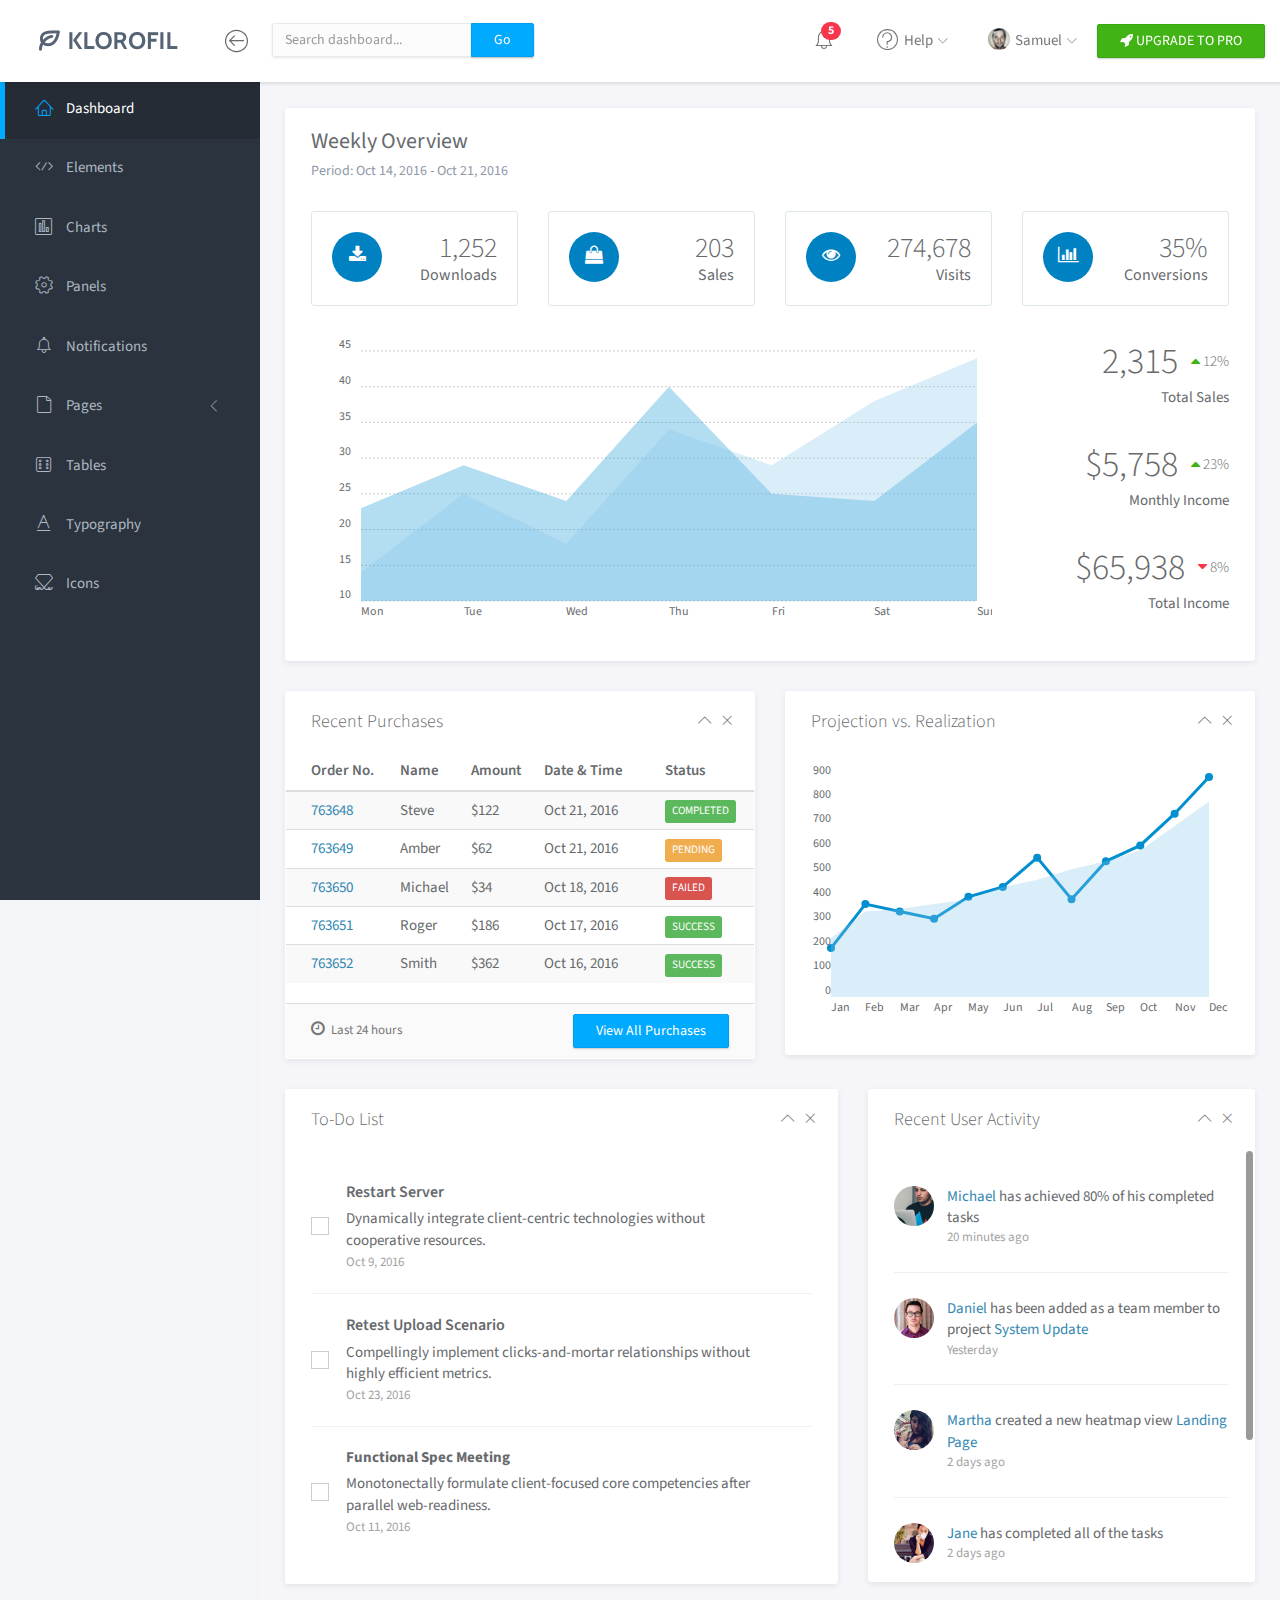
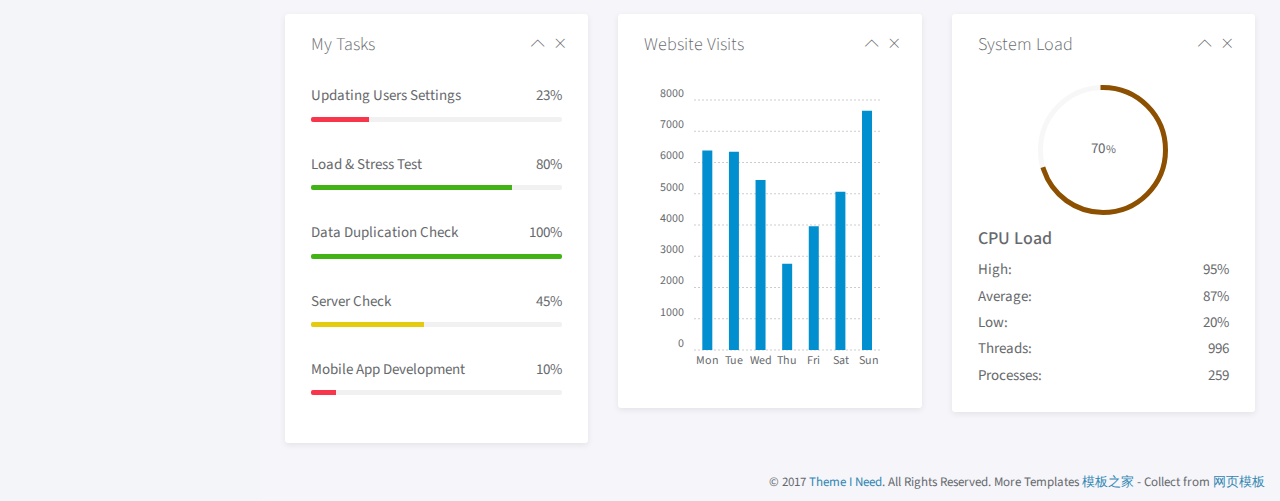
<file: src/main/web/index.html>
<!doctype html>
<html lang="en">

<head>
	<title>Dashboard | Klorofil - Free Bootstrap Dashboard Template</title>
	<meta charset="utf-8">
	<meta http-equiv="X-UA-Compatible" content="IE=edge,chrome=1">
	<meta name="viewport" content="width=device-width, initial-scale=1.0, maximum-scale=1.0, user-scalable=0">
	<!-- VENDOR CSS -->
	<link rel="stylesheet" href="assets/vendor/bootstrap/css/bootstrap.min.css">
	<link rel="stylesheet" href="assets/vendor/font-awesome/css/font-awesome.min.css">
	<link rel="stylesheet" href="assets/vendor/linearicons/style.css">
	<link rel="stylesheet" href="assets/vendor/chartist/css/chartist-custom.css">
	<!-- MAIN CSS -->
	<link rel="stylesheet" href="assets/css/main.css">
	<!-- FOR DEMO PURPOSES ONLY. You should remove this in your project -->
	<link rel="stylesheet" href="assets/css/demo.css">
	<!-- GOOGLE FONTS -->
	<link href="https://fonts.googleapis.com/css?family=Source+Sans+Pro:300,400,600,700" rel="stylesheet">
	<!-- ICONS -->
	<link rel="apple-touch-icon" sizes="76x76" href="assets/img/apple-icon.png">
	<link rel="icon" type="image/png" sizes="96x96" href="assets/img/favicon.png">
</head>

<body>
	<!-- WRAPPER -->
	<div id="wrapper">
		<!-- NAVBAR -->
		<nav class="navbar navbar-default navbar-fixed-top">
			<div class="brand">
				<a href="index.html"><img src="assets/img/logo-dark.png" alt="Klorofil Logo" class="img-responsive logo"></a>
			</div>
			<div class="container-fluid">
				<div class="navbar-btn">
					<button type="button" class="btn-toggle-fullwidth"><i class="lnr lnr-arrow-left-circle"></i></button>
				</div>
				<form class="navbar-form navbar-left">
					<div class="input-group">
						<input type="text" value="" class="form-control" placeholder="Search dashboard...">
						<span class="input-group-btn"><button type="button" class="btn btn-primary">Go</button></span>
					</div>
				</form>
				<div class="navbar-btn navbar-btn-right">
					<a class="btn btn-success update-pro" href="#downloads/klorofil-pro-bootstrap-admin-dashboard-template/?utm_source=klorofil&utm_medium=template&utm_campaign=KlorofilPro" title="Upgrade to Pro" target="_blank"><i class="fa fa-rocket"></i> <span>UPGRADE TO PRO</span></a>
				</div>
				<div id="navbar-menu">
					<ul class="nav navbar-nav navbar-right">
						<li class="dropdown">
							<a href="#" class="dropdown-toggle icon-menu" data-toggle="dropdown">
								<i class="lnr lnr-alarm"></i>
								<span class="badge bg-danger">5</span>
							</a>
							<ul class="dropdown-menu notifications">
								<li><a href="#" class="notification-item"><span class="dot bg-warning"></span>System space is almost full</a></li>
								<li><a href="#" class="notification-item"><span class="dot bg-danger"></span>You have 9 unfinished tasks</a></li>
								<li><a href="#" class="notification-item"><span class="dot bg-success"></span>Monthly report is available</a></li>
								<li><a href="#" class="notification-item"><span class="dot bg-warning"></span>Weekly meeting in 1 hour</a></li>
								<li><a href="#" class="notification-item"><span class="dot bg-success"></span>Your request has been approved</a></li>
								<li><a href="#" class="more">See all notifications</a></li>
							</ul>
						</li>
						<li class="dropdown">
							<a href="#" class="dropdown-toggle" data-toggle="dropdown"><i class="lnr lnr-question-circle"></i> <span>Help</span> <i class="icon-submenu lnr lnr-chevron-down"></i></a>
							<ul class="dropdown-menu">
								<li><a href="#">Basic Use</a></li>
								<li><a href="#">Working With Data</a></li>
								<li><a href="#">Security</a></li>
								<li><a href="#">Troubleshooting</a></li>
							</ul>
						</li>
						<li class="dropdown">
							<a href="#" class="dropdown-toggle" data-toggle="dropdown"><img src="assets/img/user.png" class="img-circle" alt="Avatar"> <span>Samuel</span> <i class="icon-submenu lnr lnr-chevron-down"></i></a>
							<ul class="dropdown-menu">
								<li><a href="#"><i class="lnr lnr-user"></i> <span>My Profile</span></a></li>
								<li><a href="#"><i class="lnr lnr-envelope"></i> <span>Message</span></a></li>
								<li><a href="#"><i class="lnr lnr-cog"></i> <span>Settings</span></a></li>
								<li><a href="#"><i class="lnr lnr-exit"></i> <span>Logout</span></a></li>
							</ul>
						</li>
						<!-- <li>
							<a class="update-pro" href="#downloads/klorofil-pro-bootstrap-admin-dashboard-template/?utm_source=klorofil&utm_medium=template&utm_campaign=KlorofilPro" title="Upgrade to Pro" target="_blank"><i class="fa fa-rocket"></i> <span>UPGRADE TO PRO</span></a>
						</li> -->
					</ul>
				</div>
			</div>
		</nav>
		<!-- END NAVBAR -->
		<!-- LEFT SIDEBAR -->
		<div id="sidebar-nav" class="sidebar">
			<div class="sidebar-scroll">
				<nav>
					<ul class="nav">
						<li><a href="index.html" class="active"><i class="lnr lnr-home"></i> <span>Dashboard</span></a></li>
						<li><a href="elements.html" class=""><i class="lnr lnr-code"></i> <span>Elements</span></a></li>
						<li><a href="charts.html" class=""><i class="lnr lnr-chart-bars"></i> <span>Charts</span></a></li>
						<li><a href="panels.html" class=""><i class="lnr lnr-cog"></i> <span>Panels</span></a></li>
						<li><a href="notifications.html" class=""><i class="lnr lnr-alarm"></i> <span>Notifications</span></a></li>
						<li>
							<a href="#subPages" data-toggle="collapse" class="collapsed"><i class="lnr lnr-file-empty"></i> <span>Pages</span> <i class="icon-submenu lnr lnr-chevron-left"></i></a>
							<div id="subPages" class="collapse ">
								<ul class="nav">
									<li><a href="page-profile.html" class="">Profile</a></li>
									<li><a href="page-login.html" class="">Login</a></li>
									<li><a href="page-lockscreen.html" class="">Lockscreen</a></li>
								</ul>
							</div>
						</li>
						<li><a href="tables.html" class=""><i class="lnr lnr-dice"></i> <span>Tables</span></a></li>
						<li><a href="typography.html" class=""><i class="lnr lnr-text-format"></i> <span>Typography</span></a></li>
						<li><a href="icons.html" class=""><i class="lnr lnr-linearicons"></i> <span>Icons</span></a></li>
					</ul>
				</nav>
			</div>
		</div>
		<!-- END LEFT SIDEBAR -->
		<!-- MAIN -->
		<div class="main">
			<!-- MAIN CONTENT -->
			<div class="main-content">
				<div class="container-fluid">
					<!-- OVERVIEW -->
					<div class="panel panel-headline">
						<div class="panel-heading">
							<h3 class="panel-title">Weekly Overview</h3>
							<p class="panel-subtitle">Period: Oct 14, 2016 - Oct 21, 2016</p>
						</div>
						<div class="panel-body">
							<div class="row">
								<div class="col-md-3">
									<div class="metric">
										<span class="icon"><i class="fa fa-download"></i></span>
										<p>
											<span class="number">1,252</span>
											<span class="title">Downloads</span>
										</p>
									</div>
								</div>
								<div class="col-md-3">
									<div class="metric">
										<span class="icon"><i class="fa fa-shopping-bag"></i></span>
										<p>
											<span class="number">203</span>
											<span class="title">Sales</span>
										</p>
									</div>
								</div>
								<div class="col-md-3">
									<div class="metric">
										<span class="icon"><i class="fa fa-eye"></i></span>
										<p>
											<span class="number">274,678</span>
											<span class="title">Visits</span>
										</p>
									</div>
								</div>
								<div class="col-md-3">
									<div class="metric">
										<span class="icon"><i class="fa fa-bar-chart"></i></span>
										<p>
											<span class="number">35%</span>
											<span class="title">Conversions</span>
										</p>
									</div>
								</div>
							</div>
							<div class="row">
								<div class="col-md-9">
									<div id="headline-chart" class="ct-chart"></div>
								</div>
								<div class="col-md-3">
									<div class="weekly-summary text-right">
										<span class="number">2,315</span> <span class="percentage"><i class="fa fa-caret-up text-success"></i> 12%</span>
										<span class="info-label">Total Sales</span>
									</div>
									<div class="weekly-summary text-right">
										<span class="number">$5,758</span> <span class="percentage"><i class="fa fa-caret-up text-success"></i> 23%</span>
										<span class="info-label">Monthly Income</span>
									</div>
									<div class="weekly-summary text-right">
										<span class="number">$65,938</span> <span class="percentage"><i class="fa fa-caret-down text-danger"></i> 8%</span>
										<span class="info-label">Total Income</span>
									</div>
								</div>
							</div>
						</div>
					</div>
					<!-- END OVERVIEW -->
                    <div class="copyrights">Collect from <a href="http://www.cssmoban.com/" >企业网站模板</a></div>
					<div class="row">
						<div class="col-md-6">
							<!-- RECENT PURCHASES -->
							<div class="panel">
								<div class="panel-heading">
									<h3 class="panel-title">Recent Purchases</h3>
									<div class="right">
										<button type="button" class="btn-toggle-collapse"><i class="lnr lnr-chevron-up"></i></button>
										<button type="button" class="btn-remove"><i class="lnr lnr-cross"></i></button>
									</div>
								</div>
								<div class="panel-body no-padding">
									<table class="table table-striped">
										<thead>
											<tr>
												<th>Order No.</th>
												<th>Name</th>
												<th>Amount</th>
												<th>Date &amp; Time</th>
												<th>Status</th>
											</tr>
										</thead>
										<tbody>
											<tr>
												<td><a href="#">763648</a></td>
												<td>Steve</td>
												<td>$122</td>
												<td>Oct 21, 2016</td>
												<td><span class="label label-success">COMPLETED</span></td>
											</tr>
											<tr>
												<td><a href="#">763649</a></td>
												<td>Amber</td>
												<td>$62</td>
												<td>Oct 21, 2016</td>
												<td><span class="label label-warning">PENDING</span></td>
											</tr>
											<tr>
												<td><a href="#">763650</a></td>
												<td>Michael</td>
												<td>$34</td>
												<td>Oct 18, 2016</td>
												<td><span class="label label-danger">FAILED</span></td>
											</tr>
											<tr>
												<td><a href="#">763651</a></td>
												<td>Roger</td>
												<td>$186</td>
												<td>Oct 17, 2016</td>
												<td><span class="label label-success">SUCCESS</span></td>
											</tr>
											<tr>
												<td><a href="#">763652</a></td>
												<td>Smith</td>
												<td>$362</td>
												<td>Oct 16, 2016</td>
												<td><span class="label label-success">SUCCESS</span></td>
											</tr>
										</tbody>
									</table>
								</div>
								<div class="panel-footer">
									<div class="row">
										<div class="col-md-6"><span class="panel-note"><i class="fa fa-clock-o"></i> Last 24 hours</span></div>
										<div class="col-md-6 text-right"><a href="#" class="btn btn-primary">View All Purchases</a></div>
									</div>
								</div>
							</div>
							<!-- END RECENT PURCHASES -->
						</div>
						<div class="col-md-6">
							<!-- MULTI CHARTS -->
							<div class="panel">
								<div class="panel-heading">
									<h3 class="panel-title">Projection vs. Realization</h3>
									<div class="right">
										<button type="button" class="btn-toggle-collapse"><i class="lnr lnr-chevron-up"></i></button>
										<button type="button" class="btn-remove"><i class="lnr lnr-cross"></i></button>
									</div>
								</div>
								<div class="panel-body">
									<div id="visits-trends-chart" class="ct-chart"></div>
								</div>
							</div>
							<!-- END MULTI CHARTS -->
						</div>
					</div>
					<div class="row">
						<div class="col-md-7">
							<!-- TODO LIST -->
							<div class="panel">
								<div class="panel-heading">
									<h3 class="panel-title">To-Do List</h3>
									<div class="right">
										<button type="button" class="btn-toggle-collapse"><i class="lnr lnr-chevron-up"></i></button>
										<button type="button" class="btn-remove"><i class="lnr lnr-cross"></i></button>
									</div>
								</div>
								<div class="panel-body">
									<ul class="list-unstyled todo-list">
										<li>
											<label class="control-inline fancy-checkbox">
												<input type="checkbox"><span></span>
											</label>
											<p>
												<span class="title">Restart Server</span>
												<span class="short-description">Dynamically integrate client-centric technologies without cooperative resources.</span>
												<span class="date">Oct 9, 2016</span>
											</p>
											<div class="controls">
												<a href="#"><i class="icon-software icon-software-pencil"></i></a> <a href="#"><i class="icon-arrows icon-arrows-circle-remove"></i></a>
											</div>
										</li>
										<li>
											<label class="control-inline fancy-checkbox">
												<input type="checkbox"><span></span>
											</label>
											<p>
												<span class="title">Retest Upload Scenario</span>
												<span class="short-description">Compellingly implement clicks-and-mortar relationships without highly efficient metrics.</span>
												<span class="date">Oct 23, 2016</span>
											</p>
											<div class="controls">
												<a href="#"><i class="icon-software icon-software-pencil"></i></a> <a href="#"><i class="icon-arrows icon-arrows-circle-remove"></i></a>
											</div>
										</li>
										<li>
											<label class="control-inline fancy-checkbox">
												<input type="checkbox"><span></span>
											</label>
											<p>
												<strong>Functional Spec Meeting</strong>
												<span class="short-description">Monotonectally formulate client-focused core competencies after parallel web-readiness.</span>
												<span class="date">Oct 11, 2016</span>
											</p>
											<div class="controls">
												<a href="#"><i class="icon-software icon-software-pencil"></i></a> <a href="#"><i class="icon-arrows icon-arrows-circle-remove"></i></a>
											</div>
										</li>
									</ul>
								</div>
							</div>
							<!-- END TODO LIST -->
						</div>
						<div class="col-md-5">
							<!-- TIMELINE -->
							<div class="panel panel-scrolling">
								<div class="panel-heading">
									<h3 class="panel-title">Recent User Activity</h3>
									<div class="right">
										<button type="button" class="btn-toggle-collapse"><i class="lnr lnr-chevron-up"></i></button>
										<button type="button" class="btn-remove"><i class="lnr lnr-cross"></i></button>
									</div>
								</div>
								<div class="panel-body">
									<ul class="list-unstyled activity-list">
										<li>
											<img src="assets/img/user1.png" alt="Avatar" class="img-circle pull-left avatar">
											<p><a href="#">Michael</a> has achieved 80% of his completed tasks <span class="timestamp">20 minutes ago</span></p>
										</li>
										<li>
											<img src="assets/img/user2.png" alt="Avatar" class="img-circle pull-left avatar">
											<p><a href="#">Daniel</a> has been added as a team member to project <a href="#">System Update</a> <span class="timestamp">Yesterday</span></p>
										</li>
										<li>
											<img src="assets/img/user3.png" alt="Avatar" class="img-circle pull-left avatar">
											<p><a href="#">Martha</a> created a new heatmap view <a href="#">Landing Page</a> <span class="timestamp">2 days ago</span></p>
										</li>
										<li>
											<img src="assets/img/user4.png" alt="Avatar" class="img-circle pull-left avatar">
											<p><a href="#">Jane</a> has completed all of the tasks <span class="timestamp">2 days ago</span></p>
										</li>
										<li>
											<img src="assets/img/user5.png" alt="Avatar" class="img-circle pull-left avatar">
											<p><a href="#">Jason</a> started a discussion about <a href="#">Weekly Meeting</a> <span class="timestamp">3 days ago</span></p>
										</li>
									</ul>
									<button type="button" class="btn btn-primary btn-bottom center-block">Load More</button>
								</div>
							</div>
							<!-- END TIMELINE -->
						</div>
					</div>
					<div class="row">
						<div class="col-md-4">
							<!-- TASKS -->
							<div class="panel">
								<div class="panel-heading">
									<h3 class="panel-title">My Tasks</h3>
									<div class="right">
										<button type="button" class="btn-toggle-collapse"><i class="lnr lnr-chevron-up"></i></button>
										<button type="button" class="btn-remove"><i class="lnr lnr-cross"></i></button>
									</div>
								</div>
								<div class="panel-body">
									<ul class="list-unstyled task-list">
										<li>
											<p>Updating Users Settings <span class="label-percent">23%</span></p>
											<div class="progress progress-xs">
												<div class="progress-bar progress-bar-danger" role="progressbar" aria-valuenow="23" aria-valuemin="0" aria-valuemax="100" style="width:23%">
													<span class="sr-only">23% Complete</span>
												</div>
											</div>
										</li>
										<li>
											<p>Load &amp; Stress Test <span class="label-percent">80%</span></p>
											<div class="progress progress-xs">
												<div class="progress-bar progress-bar-success" role="progressbar" aria-valuenow="80" aria-valuemin="0" aria-valuemax="100" style="width: 80%">
													<span class="sr-only">80% Complete</span>
												</div>
											</div>
										</li>
										<li>
											<p>Data Duplication Check <span class="label-percent">100%</span></p>
											<div class="progress progress-xs">
												<div class="progress-bar progress-bar-success" role="progressbar" aria-valuenow="100" aria-valuemin="0" aria-valuemax="100" style="width: 100%">
													<span class="sr-only">Success</span>
												</div>
											</div>
										</li>
										<li>
											<p>Server Check <span class="label-percent">45%</span></p>
											<div class="progress progress-xs">
												<div class="progress-bar progress-bar-warning" role="progressbar" aria-valuenow="45" aria-valuemin="0" aria-valuemax="100" style="width: 45%">
													<span class="sr-only">45% Complete</span>
												</div>
											</div>
										</li>
										<li>
											<p>Mobile App Development <span class="label-percent">10%</span></p>
											<div class="progress progress-xs">
												<div class="progress-bar progress-bar-danger" role="progressbar" aria-valuenow="10" aria-valuemin="0" aria-valuemax="100" style="width: 10%">
													<span class="sr-only">10% Complete</span>
												</div>
											</div>
										</li>
									</ul>
								</div>
							</div>
							<!-- END TASKS -->
						</div>
						<div class="col-md-4">
							<!-- VISIT CHART -->
							<div class="panel">
								<div class="panel-heading">
									<h3 class="panel-title">Website Visits</h3>
									<div class="right">
										<button type="button" class="btn-toggle-collapse"><i class="lnr lnr-chevron-up"></i></button>
										<button type="button" class="btn-remove"><i class="lnr lnr-cross"></i></button>
									</div>
								</div>
								<div class="panel-body">
									<div id="visits-chart" class="ct-chart"></div>
								</div>
							</div>
							<!-- END VISIT CHART -->
						</div>
						<div class="col-md-4">
							<!-- REALTIME CHART -->
							<div class="panel">
								<div class="panel-heading">
									<h3 class="panel-title">System Load</h3>
									<div class="right">
										<button type="button" class="btn-toggle-collapse"><i class="lnr lnr-chevron-up"></i></button>
										<button type="button" class="btn-remove"><i class="lnr lnr-cross"></i></button>
									</div>
								</div>
								<div class="panel-body">
									<div id="system-load" class="easy-pie-chart" data-percent="70">
										<span class="percent">70</span>
									</div>
									<h4>CPU Load</h4>
									<ul class="list-unstyled list-justify">
										<li>High: <span>95%</span></li>
										<li>Average: <span>87%</span></li>
										<li>Low: <span>20%</span></li>
										<li>Threads: <span>996</span></li>
										<li>Processes: <span>259</span></li>
									</ul>
								</div>
							</div>
							<!-- END REALTIME CHART -->
						</div>
					</div>
				</div>
			</div>
			<!-- END MAIN CONTENT -->
		</div>
		<!-- END MAIN -->
		<div class="clearfix"></div>
		<footer>
			<div class="container-fluid">
				<p class="copyright">&copy; 2017 <a href="#" target="_blank">Theme I Need</a>. All Rights Reserved. More Templates <a href="http://www.cssmoban.com/" target="_blank" title="模板之家">模板之家</a> - Collect from <a href="http://www.cssmoban.com/" title="网页模板" target="_blank">网页模板</a></p>
			</div>
		</footer>
	</div>
	<!-- END WRAPPER -->
	<!-- Javascript -->
	<script src="assets/vendor/jquery/jquery.min.js"></script>
	<script src="assets/vendor/bootstrap/js/bootstrap.min.js"></script>
	<script src="assets/vendor/jquery-slimscroll/jquery.slimscroll.min.js"></script>
	<script src="assets/vendor/jquery.easy-pie-chart/jquery.easypiechart.min.js"></script>
	<script src="assets/vendor/chartist/js/chartist.min.js"></script>
	<script src="assets/scripts/klorofil-common.js"></script>
	<script>
	$(function() {
		var data, options;

		// headline charts
		data = {
			labels: ['Mon', 'Tue', 'Wed', 'Thu', 'Fri', 'Sat', 'Sun'],
			series: [
				[23, 29, 24, 40, 25, 24, 35],
				[14, 25, 18, 34, 29, 38, 44],
			]
		};

		options = {
			height: 300,
			showArea: true,
			showLine: false,
			showPoint: false,
			fullWidth: true,
			axisX: {
				showGrid: false
			},
			lineSmooth: false,
		};

		new Chartist.Line('#headline-chart', data, options);


		// visits trend charts
		data = {
			labels: ['Jan', 'Feb', 'Mar', 'Apr', 'May', 'Jun', 'Jul', 'Aug', 'Sep', 'Oct', 'Nov', 'Dec'],
			series: [{
				name: 'series-real',
				data: [200, 380, 350, 320, 410, 450, 570, 400, 555, 620, 750, 900],
			}, {
				name: 'series-projection',
				data: [240, 350, 360, 380, 400, 450, 480, 523, 555, 600, 700, 800],
			}]
		};

		options = {
			fullWidth: true,
			lineSmooth: false,
			height: "270px",
			low: 0,
			high: 'auto',
			series: {
				'series-projection': {
					showArea: true,
					showPoint: false,
					showLine: false
				},
			},
			axisX: {
				showGrid: false,

			},
			axisY: {
				showGrid: false,
				onlyInteger: true,
				offset: 0,
			},
			chartPadding: {
				left: 20,
				right: 20
			}
		};

		new Chartist.Line('#visits-trends-chart', data, options);


		// visits chart
		data = {
			labels: ['Mon', 'Tue', 'Wed', 'Thu', 'Fri', 'Sat', 'Sun'],
			series: [
				[6384, 6342, 5437, 2764, 3958, 5068, 7654]
			]
		};

		options = {
			height: 300,
			axisX: {
				showGrid: false
			},
		};

		new Chartist.Bar('#visits-chart', data, options);


		// real-time pie chart
		var sysLoad = $('#system-load').easyPieChart({
			size: 130,
			barColor: function(percent) {
				return "rgb(" + Math.round(200 * percent / 100) + ", " + Math.round(200 * (1.1 - percent / 100)) + ", 0)";
			},
			trackColor: 'rgba(245, 245, 245, 0.8)',
			scaleColor: false,
			lineWidth: 5,
			lineCap: "square",
			animate: 800
		});

		var updateInterval = 3000; // in milliseconds

		setInterval(function() {
			var randomVal;
			randomVal = getRandomInt(0, 100);

			sysLoad.data('easyPieChart').update(randomVal);
			sysLoad.find('.percent').text(randomVal);
		}, updateInterval);

		function getRandomInt(min, max) {
			return Math.floor(Math.random() * (max - min + 1)) + min;
		}

	});
	</script>
</body>

</html>
</file>
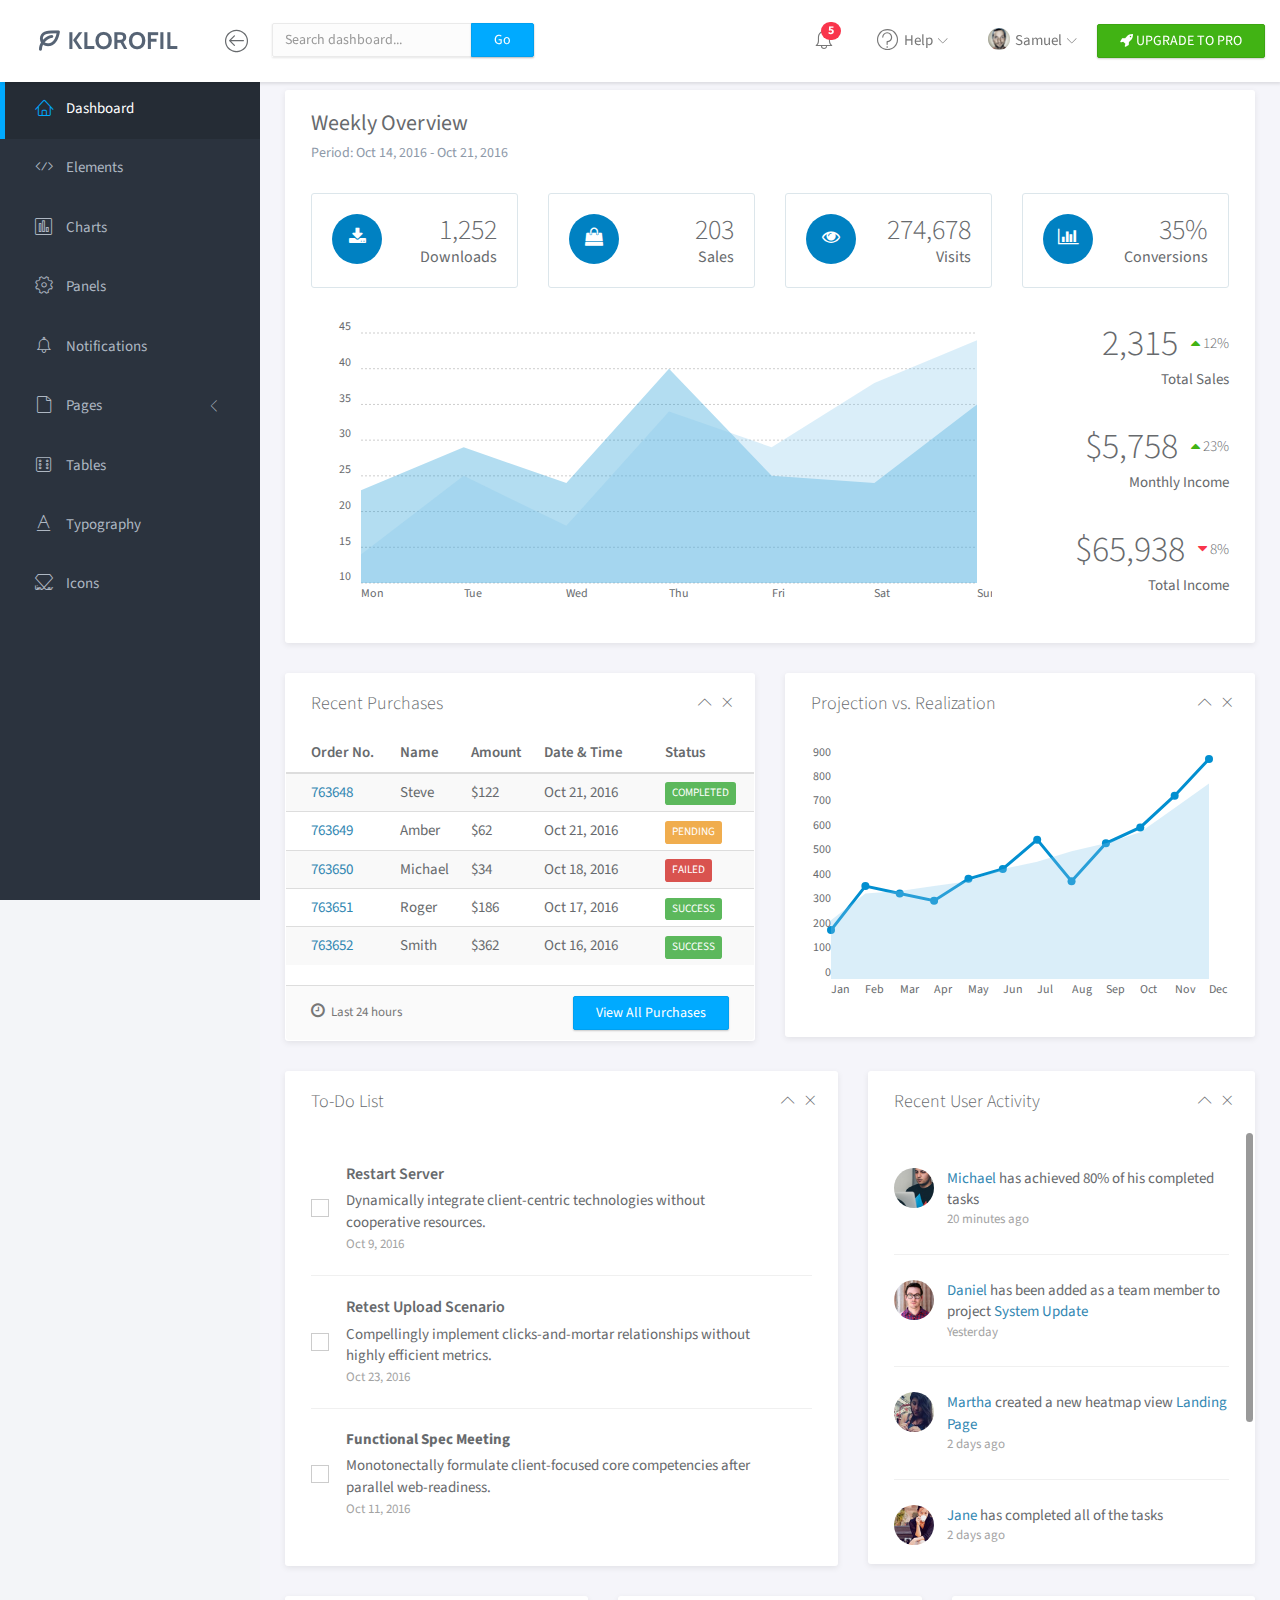
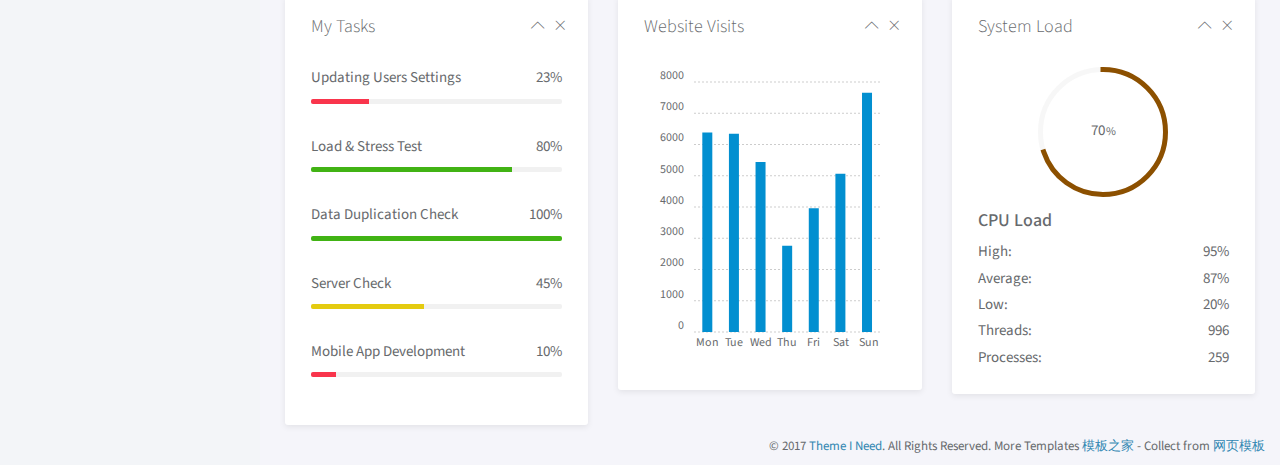
<file: src/main/webapp/demo/index.html>
<!doctype html>
<html lang="en">

<head>
	<title>Dashboard | Klorofil - Free Bootstrap Dashboard Template</title>
	<meta charset="utf-8">
	<meta http-equiv="X-UA-Compatible" content="IE=edge,chrome=1">
	<meta name="viewport" content="width=device-width, initial-scale=1.0, maximum-scale=1.0, user-scalable=0">
	<!-- VENDOR CSS -->
	<link rel="stylesheet" href="../assets/vendor/bootstrap/css/bootstrap.min.css">
	<link rel="stylesheet" href="../assets/vendor/font-awesome/css/font-awesome.min.css">
	<link rel="stylesheet" href="../assets/vendor/linearicons/style.css">
	<link rel="stylesheet" href="../assets/vendor/chartist/css/chartist-custom.css">
	<!-- MAIN CSS -->
	<link rel="stylesheet" href="../assets/css/main.css">
	<!-- FOR DEMO PURPOSES ONLY. You should remove this in your project -->
	<link rel="stylesheet" href="../assets/css/demo.css">
	<!-- GOOGLE FONTS -->
	<link href="https://fonts.googleapis.com/css?family=Source+Sans+Pro:300,400,600,700" rel="stylesheet">
	<!-- ICONS -->
	<link rel="apple-touch-icon" sizes="76x76" href="../assets/img/apple-icon.png">
	<link rel="icon" type="image/png" sizes="96x96" href="../assets/img/favicon.png">
</head>

<body>
	<!-- WRAPPER -->
	<div id="wrapper">
		<!-- NAVBAR -->
		<nav class="navbar navbar-default navbar-fixed-top">
			<div class="brand">
				<a href="index.html"><img src="../assets/img/logo-dark.png" alt="Klorofil Logo" class="img-responsive logo"></a>
			</div>
			<div class="container-fluid">
				<div class="navbar-btn">
					<button type="button" class="btn-toggle-fullwidth"><i class="lnr lnr-arrow-left-circle"></i></button>
				</div>
				<form class="navbar-form navbar-left">
					<div class="input-group">
						<input type="text" value="" class="form-control" placeholder="Search dashboard...">
						<span class="input-group-btn"><button type="button" class="btn btn-primary">Go</button></span>
					</div>
				</form>
				<div class="navbar-btn navbar-btn-right">
					<a class="btn btn-success update-pro" href="#downloads/klorofil-pro-bootstrap-admin-dashboard-template/?utm_source=klorofil&utm_medium=template&utm_campaign=KlorofilPro" title="Upgrade to Pro" target="_blank"><i class="fa fa-rocket"></i> <span>UPGRADE TO PRO</span></a>
				</div>
				<div id="navbar-menu">
					<ul class="nav navbar-nav navbar-right">
						<li class="dropdown">
							<a href="#" class="dropdown-toggle icon-menu" data-toggle="dropdown">
								<i class="lnr lnr-alarm"></i>
								<span class="badge bg-danger">5</span>
							</a>
							<ul class="dropdown-menu notifications">
								<li><a href="#" class="notification-item"><span class="dot bg-warning"></span>System space is almost full</a></li>
								<li><a href="#" class="notification-item"><span class="dot bg-danger"></span>You have 9 unfinished tasks</a></li>
								<li><a href="#" class="notification-item"><span class="dot bg-success"></span>Monthly report is available</a></li>
								<li><a href="#" class="notification-item"><span class="dot bg-warning"></span>Weekly meeting in 1 hour</a></li>
								<li><a href="#" class="notification-item"><span class="dot bg-success"></span>Your request has been approved</a></li>
								<li><a href="#" class="more">See all notifications</a></li>
							</ul>
						</li>
						<li class="dropdown">
							<a href="#" class="dropdown-toggle" data-toggle="dropdown"><i class="lnr lnr-question-circle"></i> <span>Help</span> <i class="icon-submenu lnr lnr-chevron-down"></i></a>
							<ul class="dropdown-menu">
								<li><a href="#">Basic Use</a></li>
								<li><a href="#">Working With Data</a></li>
								<li><a href="#">Security</a></li>
								<li><a href="#">Troubleshooting</a></li>
							</ul>
						</li>
						<li class="dropdown">
							<a href="#" class="dropdown-toggle" data-toggle="dropdown"><img src="../assets/img/user.png" class="img-circle" alt="Avatar"> <span>Samuel</span> <i class="icon-submenu lnr lnr-chevron-down"></i></a>
							<ul class="dropdown-menu">
								<li><a href="#"><i class="lnr lnr-user"></i> <span>My Profile</span></a></li>
								<li><a href="#"><i class="lnr lnr-envelope"></i> <span>Message</span></a></li>
								<li><a href="#"><i class="lnr lnr-cog"></i> <span>Settings</span></a></li>
								<li><a href="#"><i class="lnr lnr-exit"></i> <span>Logout</span></a></li>
							</ul>
						</li>
						<!-- <li>
							<a class="update-pro" href="#downloads/klorofil-pro-bootstrap-admin-dashboard-template/?utm_source=klorofil&utm_medium=template&utm_campaign=KlorofilPro" title="Upgrade to Pro" target="_blank"><i class="fa fa-rocket"></i> <span>UPGRADE TO PRO</span></a>
						</li> -->
					</ul>
				</div>
			</div>
		</nav>
		<!-- END NAVBAR -->
		<!-- LEFT SIDEBAR -->
		<div id="sidebar-nav" class="sidebar">
			<div class="sidebar-scroll">
				<nav>
					<ul class="nav">
						<li><a href="index.html" class="active"><i class="lnr lnr-home"></i> <span>Dashboard</span></a></li>
						<li><a href="elements.html" class=""><i class="lnr lnr-code"></i> <span>Elements</span></a></li>
						<li><a href="charts.html" class=""><i class="lnr lnr-chart-bars"></i> <span>Charts</span></a></li>
						<li><a href="panels.html" class=""><i class="lnr lnr-cog"></i> <span>Panels</span></a></li>
						<li><a href="notifications.html" class=""><i class="lnr lnr-alarm"></i> <span>Notifications</span></a></li>
						<li>
							<a href="#subPages" data-toggle="collapse" class="collapsed"><i class="lnr lnr-file-empty"></i> <span>Pages</span> <i class="icon-submenu lnr lnr-chevron-left"></i></a>
							<div id="subPages" class="collapse ">
								<ul class="nav">
									<li><a href="page-profile.html" class="">Profile</a></li>
									<li><a href="page-login.html" class="">Login</a></li>
									<li><a href="page-lockscreen.html" class="">Lockscreen</a></li>
								</ul>
							</div>
						</li>
						<li><a href="tables.html" class=""><i class="lnr lnr-dice"></i> <span>Tables</span></a></li>
						<li><a href="typography.html" class=""><i class="lnr lnr-text-format"></i> <span>Typography</span></a></li>
						<li><a href="icons.html" class=""><i class="lnr lnr-linearicons"></i> <span>Icons</span></a></li>
					</ul>
				</nav>
			</div>
		</div>
		<!-- END LEFT SIDEBAR -->
		<!-- MAIN -->
		<div class="main">
			<!-- MAIN CONTENT -->
			<div class="main-content">
				<div class="container-fluid">
					<!-- OVERVIEW -->
					<div class="panel panel-headline">
						<div class="panel-heading">
							<h3 class="panel-title">Weekly Overview</h3>
							<p class="panel-subtitle">Period: Oct 14, 2016 - Oct 21, 2016</p>
						</div>
						<div class="panel-body">
							<div class="row">
								<div class="col-md-3">
									<div class="metric">
										<span class="icon"><i class="fa fa-download"></i></span>
										<p>
											<span class="number">1,252</span>
											<span class="title">Downloads</span>
										</p>
									</div>
								</div>
								<div class="col-md-3">
									<div class="metric">
										<span class="icon"><i class="fa fa-shopping-bag"></i></span>
										<p>
											<span class="number">203</span>
											<span class="title">Sales</span>
										</p>
									</div>
								</div>
								<div class="col-md-3">
									<div class="metric">
										<span class="icon"><i class="fa fa-eye"></i></span>
										<p>
											<span class="number">274,678</span>
											<span class="title">Visits</span>
										</p>
									</div>
								</div>
								<div class="col-md-3">
									<div class="metric">
										<span class="icon"><i class="fa fa-bar-chart"></i></span>
										<p>
											<span class="number">35%</span>
											<span class="title">Conversions</span>
										</p>
									</div>
								</div>
							</div>
							<div class="row">
								<div class="col-md-9">
									<div id="headline-chart" class="ct-chart"></div>
								</div>
								<div class="col-md-3">
									<div class="weekly-summary text-right">
										<span class="number">2,315</span> <span class="percentage"><i class="fa fa-caret-up text-success"></i> 12%</span>
										<span class="info-label">Total Sales</span>
									</div>
									<div class="weekly-summary text-right">
										<span class="number">$5,758</span> <span class="percentage"><i class="fa fa-caret-up text-success"></i> 23%</span>
										<span class="info-label">Monthly Income</span>
									</div>
									<div class="weekly-summary text-right">
										<span class="number">$65,938</span> <span class="percentage"><i class="fa fa-caret-down text-danger"></i> 8%</span>
										<span class="info-label">Total Income</span>
									</div>
								</div>
							</div>
						</div>
					</div>
					<!-- END OVERVIEW -->
                    <div class="copyrights">Collect from <a href="http://www.cssmoban.com/" >企业网站模板</a></div>
					<div class="row">
						<div class="col-md-6">
							<!-- RECENT PURCHASES -->
							<div class="panel">
								<div class="panel-heading">
									<h3 class="panel-title">Recent Purchases</h3>
									<div class="right">
										<button type="button" class="btn-toggle-collapse"><i class="lnr lnr-chevron-up"></i></button>
										<button type="button" class="btn-remove"><i class="lnr lnr-cross"></i></button>
									</div>
								</div>
								<div class="panel-body no-padding">
									<table class="table table-striped">
										<thead>
											<tr>
												<th>Order No.</th>
												<th>Name</th>
												<th>Amount</th>
												<th>Date &amp; Time</th>
												<th>Status</th>
											</tr>
										</thead>
										<tbody>
											<tr>
												<td><a href="#">763648</a></td>
												<td>Steve</td>
												<td>$122</td>
												<td>Oct 21, 2016</td>
												<td><span class="label label-success">COMPLETED</span></td>
											</tr>
											<tr>
												<td><a href="#">763649</a></td>
												<td>Amber</td>
												<td>$62</td>
												<td>Oct 21, 2016</td>
												<td><span class="label label-warning">PENDING</span></td>
											</tr>
											<tr>
												<td><a href="#">763650</a></td>
												<td>Michael</td>
												<td>$34</td>
												<td>Oct 18, 2016</td>
												<td><span class="label label-danger">FAILED</span></td>
											</tr>
											<tr>
												<td><a href="#">763651</a></td>
												<td>Roger</td>
												<td>$186</td>
												<td>Oct 17, 2016</td>
												<td><span class="label label-success">SUCCESS</span></td>
											</tr>
											<tr>
												<td><a href="#">763652</a></td>
												<td>Smith</td>
												<td>$362</td>
												<td>Oct 16, 2016</td>
												<td><span class="label label-success">SUCCESS</span></td>
											</tr>
										</tbody>
									</table>
								</div>
								<div class="panel-footer">
									<div class="row">
										<div class="col-md-6"><span class="panel-note"><i class="fa fa-clock-o"></i> Last 24 hours</span></div>
										<div class="col-md-6 text-right"><a href="#" class="btn btn-primary">View All Purchases</a></div>
									</div>
								</div>
							</div>
							<!-- END RECENT PURCHASES -->
						</div>
						<div class="col-md-6">
							<!-- MULTI CHARTS -->
							<div class="panel">
								<div class="panel-heading">
									<h3 class="panel-title">Projection vs. Realization</h3>
									<div class="right">
										<button type="button" class="btn-toggle-collapse"><i class="lnr lnr-chevron-up"></i></button>
										<button type="button" class="btn-remove"><i class="lnr lnr-cross"></i></button>
									</div>
								</div>
								<div class="panel-body">
									<div id="visits-trends-chart" class="ct-chart"></div>
								</div>
							</div>
							<!-- END MULTI CHARTS -->
						</div>
					</div>
					<div class="row">
						<div class="col-md-7">
							<!-- TODO LIST -->
							<div class="panel">
								<div class="panel-heading">
									<h3 class="panel-title">To-Do List</h3>
									<div class="right">
										<button type="button" class="btn-toggle-collapse"><i class="lnr lnr-chevron-up"></i></button>
										<button type="button" class="btn-remove"><i class="lnr lnr-cross"></i></button>
									</div>
								</div>
								<div class="panel-body">
									<ul class="list-unstyled todo-list">
										<li>
											<label class="control-inline fancy-checkbox">
												<input type="checkbox"><span></span>
											</label>
											<p>
												<span class="title">Restart Server</span>
												<span class="short-description">Dynamically integrate client-centric technologies without cooperative resources.</span>
												<span class="date">Oct 9, 2016</span>
											</p>
											<div class="controls">
												<a href="#"><i class="icon-software icon-software-pencil"></i></a> <a href="#"><i class="icon-arrows icon-arrows-circle-remove"></i></a>
											</div>
										</li>
										<li>
											<label class="control-inline fancy-checkbox">
												<input type="checkbox"><span></span>
											</label>
											<p>
												<span class="title">Retest Upload Scenario</span>
												<span class="short-description">Compellingly implement clicks-and-mortar relationships without highly efficient metrics.</span>
												<span class="date">Oct 23, 2016</span>
											</p>
											<div class="controls">
												<a href="#"><i class="icon-software icon-software-pencil"></i></a> <a href="#"><i class="icon-arrows icon-arrows-circle-remove"></i></a>
											</div>
										</li>
										<li>
											<label class="control-inline fancy-checkbox">
												<input type="checkbox"><span></span>
											</label>
											<p>
												<strong>Functional Spec Meeting</strong>
												<span class="short-description">Monotonectally formulate client-focused core competencies after parallel web-readiness.</span>
												<span class="date">Oct 11, 2016</span>
											</p>
											<div class="controls">
												<a href="#"><i class="icon-software icon-software-pencil"></i></a> <a href="#"><i class="icon-arrows icon-arrows-circle-remove"></i></a>
											</div>
										</li>
									</ul>
								</div>
							</div>
							<!-- END TODO LIST -->
						</div>
						<div class="col-md-5">
							<!-- TIMELINE -->
							<div class="panel panel-scrolling">
								<div class="panel-heading">
									<h3 class="panel-title">Recent User Activity</h3>
									<div class="right">
										<button type="button" class="btn-toggle-collapse"><i class="lnr lnr-chevron-up"></i></button>
										<button type="button" class="btn-remove"><i class="lnr lnr-cross"></i></button>
									</div>
								</div>
								<div class="panel-body">
									<ul class="list-unstyled activity-list">
										<li>
											<img src="../assets/img/user1.png" alt="Avatar" class="img-circle pull-left avatar">
											<p><a href="#">Michael</a> has achieved 80% of his completed tasks <span class="timestamp">20 minutes ago</span></p>
										</li>
										<li>
											<img src="../assets/img/user2.png" alt="Avatar" class="img-circle pull-left avatar">
											<p><a href="#">Daniel</a> has been added as a team member to project <a href="#">System Update</a> <span class="timestamp">Yesterday</span></p>
										</li>
										<li>
											<img src="../assets/img/user3.png" alt="Avatar" class="img-circle pull-left avatar">
											<p><a href="#">Martha</a> created a new heatmap view <a href="#">Landing Page</a> <span class="timestamp">2 days ago</span></p>
										</li>
										<li>
											<img src="../assets/img/user4.png" alt="Avatar" class="img-circle pull-left avatar">
											<p><a href="#">Jane</a> has completed all of the tasks <span class="timestamp">2 days ago</span></p>
										</li>
										<li>
											<img src="../assets/img/user5.png" alt="Avatar" class="img-circle pull-left avatar">
											<p><a href="#">Jason</a> started a discussion about <a href="#">Weekly Meeting</a> <span class="timestamp">3 days ago</span></p>
										</li>
									</ul>
									<button type="button" class="btn btn-primary btn-bottom center-block">Load More</button>
								</div>
							</div>
							<!-- END TIMELINE -->
						</div>
					</div>
					<div class="row">
						<div class="col-md-4">
							<!-- TASKS -->
							<div class="panel">
								<div class="panel-heading">
									<h3 class="panel-title">My Tasks</h3>
									<div class="right">
										<button type="button" class="btn-toggle-collapse"><i class="lnr lnr-chevron-up"></i></button>
										<button type="button" class="btn-remove"><i class="lnr lnr-cross"></i></button>
									</div>
								</div>
								<div class="panel-body">
									<ul class="list-unstyled task-list">
										<li>
											<p>Updating Users Settings <span class="label-percent">23%</span></p>
											<div class="progress progress-xs">
												<div class="progress-bar progress-bar-danger" role="progressbar" aria-valuenow="23" aria-valuemin="0" aria-valuemax="100" style="width:23%">
													<span class="sr-only">23% Complete</span>
												</div>
											</div>
										</li>
										<li>
											<p>Load &amp; Stress Test <span class="label-percent">80%</span></p>
											<div class="progress progress-xs">
												<div class="progress-bar progress-bar-success" role="progressbar" aria-valuenow="80" aria-valuemin="0" aria-valuemax="100" style="width: 80%">
													<span class="sr-only">80% Complete</span>
												</div>
											</div>
										</li>
										<li>
											<p>Data Duplication Check <span class="label-percent">100%</span></p>
											<div class="progress progress-xs">
												<div class="progress-bar progress-bar-success" role="progressbar" aria-valuenow="100" aria-valuemin="0" aria-valuemax="100" style="width: 100%">
													<span class="sr-only">Success</span>
												</div>
											</div>
										</li>
										<li>
											<p>Server Check <span class="label-percent">45%</span></p>
											<div class="progress progress-xs">
												<div class="progress-bar progress-bar-warning" role="progressbar" aria-valuenow="45" aria-valuemin="0" aria-valuemax="100" style="width: 45%">
													<span class="sr-only">45% Complete</span>
												</div>
											</div>
										</li>
										<li>
											<p>Mobile App Development <span class="label-percent">10%</span></p>
											<div class="progress progress-xs">
												<div class="progress-bar progress-bar-danger" role="progressbar" aria-valuenow="10" aria-valuemin="0" aria-valuemax="100" style="width: 10%">
													<span class="sr-only">10% Complete</span>
												</div>
											</div>
										</li>
									</ul>
								</div>
							</div>
							<!-- END TASKS -->
						</div>
						<div class="col-md-4">
							<!-- VISIT CHART -->
							<div class="panel">
								<div class="panel-heading">
									<h3 class="panel-title">Website Visits</h3>
									<div class="right">
										<button type="button" class="btn-toggle-collapse"><i class="lnr lnr-chevron-up"></i></button>
										<button type="button" class="btn-remove"><i class="lnr lnr-cross"></i></button>
									</div>
								</div>
								<div class="panel-body">
									<div id="visits-chart" class="ct-chart"></div>
								</div>
							</div>
							<!-- END VISIT CHART -->
						</div>
						<div class="col-md-4">
							<!-- REALTIME CHART -->
							<div class="panel">
								<div class="panel-heading">
									<h3 class="panel-title">System Load</h3>
									<div class="right">
										<button type="button" class="btn-toggle-collapse"><i class="lnr lnr-chevron-up"></i></button>
										<button type="button" class="btn-remove"><i class="lnr lnr-cross"></i></button>
									</div>
								</div>
								<div class="panel-body">
									<div id="system-load" class="easy-pie-chart" data-percent="70">
										<span class="percent">70</span>
									</div>
									<h4>CPU Load</h4>
									<ul class="list-unstyled list-justify">
										<li>High: <span>95%</span></li>
										<li>Average: <span>87%</span></li>
										<li>Low: <span>20%</span></li>
										<li>Threads: <span>996</span></li>
										<li>Processes: <span>259</span></li>
									</ul>
								</div>
							</div>
							<!-- END REALTIME CHART -->
						</div>
					</div>
				</div>
			</div>
			<!-- END MAIN CONTENT -->
		</div>
		<!-- END MAIN -->
		<div class="clearfix"></div>
		<footer>
			<div class="container-fluid">
				<p class="copyright">&copy; 2017 <a href="#" target="_blank">Theme I Need</a>. All Rights Reserved. More Templates <a href="http://www.cssmoban.com/" target="_blank" title="模板之家">模板之家</a> - Collect from <a href="http://www.cssmoban.com/" title="网页模板" target="_blank">网页模板</a></p>
			</div>
		</footer>
	</div>
	<!-- END WRAPPER -->
	<!-- Javascript -->
	<script src="../assets/vendor/jquery/jquery.min.js"></script>
	<script src="../assets/vendor/bootstrap/js/bootstrap.min.js"></script>
	<script src="../assets/vendor/jquery-slimscroll/jquery.slimscroll.min.js"></script>
	<script src="../assets/vendor/jquery.easy-pie-chart/jquery.easypiechart.min.js"></script>
	<script src="../assets/vendor/chartist/js/chartist.min.js"></script>
	<script src="../assets/scripts/klorofil-common.js"></script>
	<script>
	$(function() {
		var data, options;

		// headline charts
		data = {
			labels: ['Mon', 'Tue', 'Wed', 'Thu', 'Fri', 'Sat', 'Sun'],
			series: [
				[23, 29, 24, 40, 25, 24, 35],
				[14, 25, 18, 34, 29, 38, 44],
			]
		};

		options = {
			height: 300,
			showArea: true,
			showLine: false,
			showPoint: false,
			fullWidth: true,
			axisX: {
				showGrid: false
			},
			lineSmooth: false,
		};

		new Chartist.Line('#headline-chart', data, options);


		// visits trend charts
		data = {
			labels: ['Jan', 'Feb', 'Mar', 'Apr', 'May', 'Jun', 'Jul', 'Aug', 'Sep', 'Oct', 'Nov', 'Dec'],
			series: [{
				name: 'series-real',
				data: [200, 380, 350, 320, 410, 450, 570, 400, 555, 620, 750, 900],
			}, {
				name: 'series-projection',
				data: [240, 350, 360, 380, 400, 450, 480, 523, 555, 600, 700, 800],
			}]
		};

		options = {
			fullWidth: true,
			lineSmooth: false,
			height: "270px",
			low: 0,
			high: 'auto',
			series: {
				'series-projection': {
					showArea: true,
					showPoint: false,
					showLine: false
				},
			},
			axisX: {
				showGrid: false,

			},
			axisY: {
				showGrid: false,
				onlyInteger: true,
				offset: 0,
			},
			chartPadding: {
				left: 20,
				right: 20
			}
		};

		new Chartist.Line('#visits-trends-chart', data, options);


		// visits chart
		data = {
			labels: ['Mon', 'Tue', 'Wed', 'Thu', 'Fri', 'Sat', 'Sun'],
			series: [
				[6384, 6342, 5437, 2764, 3958, 5068, 7654]
			]
		};

		options = {
			height: 300,
			axisX: {
				showGrid: false
			},
		};

		new Chartist.Bar('#visits-chart', data, options);


		// real-time pie chart
		var sysLoad = $('#system-load').easyPieChart({
			size: 130,
			barColor: function(percent) {
				return "rgb(" + Math.round(200 * percent / 100) + ", " + Math.round(200 * (1.1 - percent / 100)) + ", 0)";
			},
			trackColor: 'rgba(245, 245, 245, 0.8)',
			scaleColor: false,
			lineWidth: 5,
			lineCap: "square",
			animate: 800
		});

		var updateInterval = 3000; // in milliseconds

		setInterval(function() {
			var randomVal;
			randomVal = getRandomInt(0, 100);

			sysLoad.data('easyPieChart').update(randomVal);
			sysLoad.find('.percent').text(randomVal);
		}, updateInterval);

		function getRandomInt(min, max) {
			return Math.floor(Math.random() * (max - min + 1)) + min;
		}

	});
	</script>
</body>

</html>
</file>
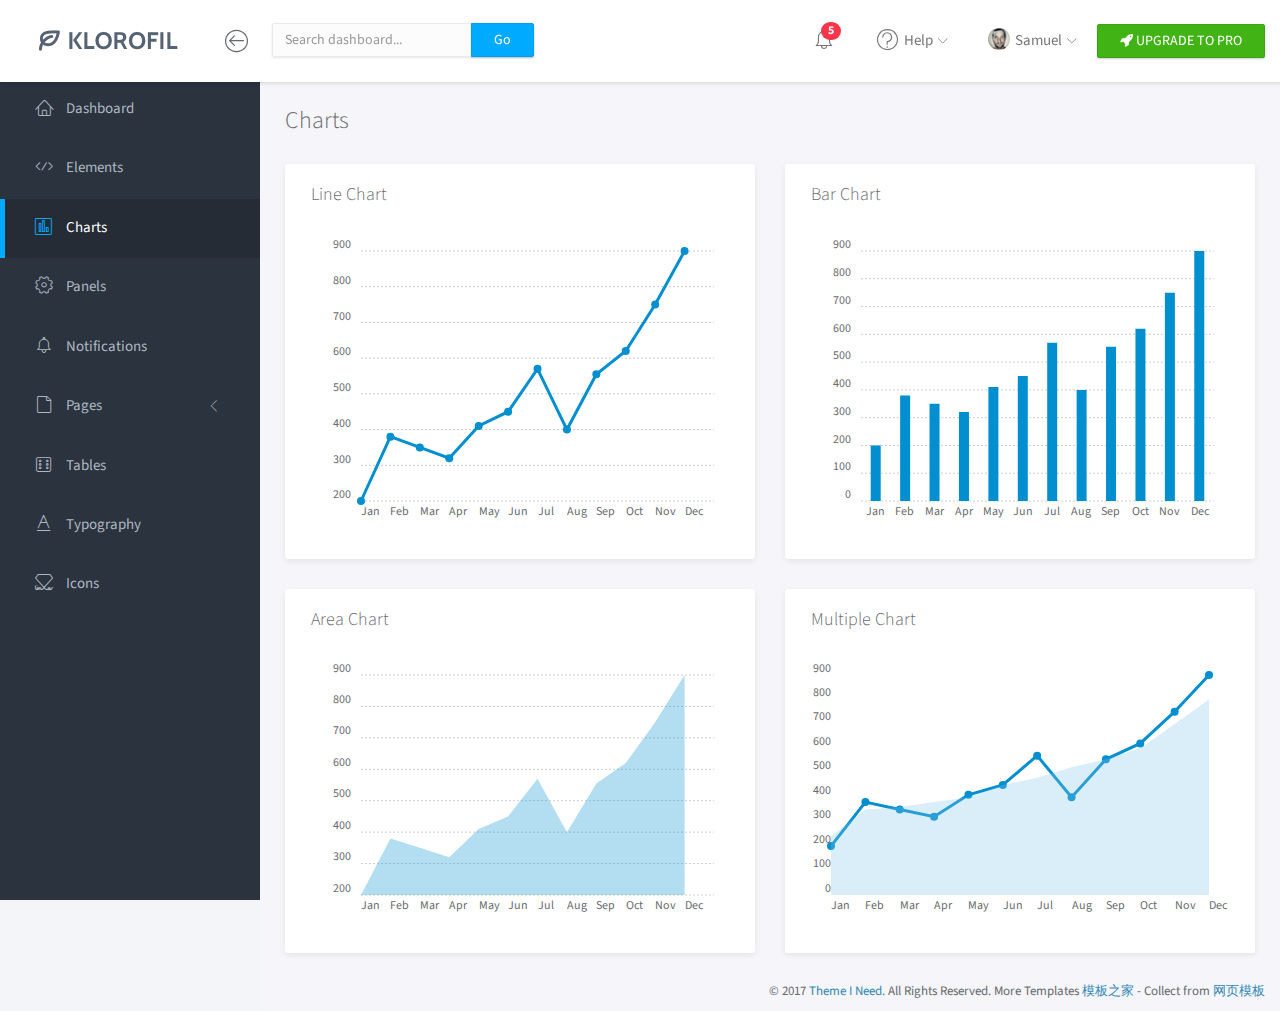
<file: src/main/web/charts.html>
<!doctype html>
<html lang="en">

<head>
	<title>Charts | Klorofil - Free Bootstrap Dashboard Template</title>
	<meta charset="utf-8">
	<meta http-equiv="X-UA-Compatible" content="IE=edge,chrome=1">
	<meta name="viewport" content="width=device-width, initial-scale=1.0, maximum-scale=1.0, user-scalable=0">
	<!-- VENDOR CSS -->
	<link rel="stylesheet" href="assets/vendor/bootstrap/css/bootstrap.min.css">
	<link rel="stylesheet" href="assets/vendor/font-awesome/css/font-awesome.min.css">
	<link rel="stylesheet" href="assets/vendor/linearicons/style.css">
	<link rel="stylesheet" href="assets/vendor/chartist/css/chartist-custom.css">
	<!-- MAIN CSS -->
	<link rel="stylesheet" href="assets/css/main.css">
	<!-- FOR DEMO PURPOSES ONLY. You should remove this in your project -->
	<link rel="stylesheet" href="assets/css/demo.css">
	<!-- GOOGLE FONTS -->
	<link href="https://fonts.googleapis.com/css?family=Source+Sans+Pro:300,400,600,700" rel="stylesheet">
	<!-- ICONS -->
	<link rel="apple-touch-icon" sizes="76x76" href="assets/img/apple-icon.png">
	<link rel="icon" type="image/png" sizes="96x96" href="assets/img/favicon.png">
</head>

<body>
	<!-- WRAPPER -->
	<div id="wrapper">
		<!-- NAVBAR -->
		<nav class="navbar navbar-default navbar-fixed-top">
			<div class="brand">
				<a href="index.html"><img src="assets/img/logo-dark.png" alt="Klorofil Logo" class="img-responsive logo"></a>
			</div>
			<div class="container-fluid">
				<div class="navbar-btn">
					<button type="button" class="btn-toggle-fullwidth"><i class="lnr lnr-arrow-left-circle"></i></button>
				</div>
				<form class="navbar-form navbar-left">
					<div class="input-group">
						<input type="text" value="" class="form-control" placeholder="Search dashboard...">
						<span class="input-group-btn"><button type="button" class="btn btn-primary">Go</button></span>
					</div>
				</form>
				<div class="navbar-btn navbar-btn-right">
					<a class="btn btn-success update-pro" href="#downloads/klorofil-pro-bootstrap-admin-dashboard-template/?utm_source=klorofil&utm_medium=template&utm_campaign=KlorofilPro" title="Upgrade to Pro" target="_blank"><i class="fa fa-rocket"></i> <span>UPGRADE TO PRO</span></a>
				</div>
				<div id="navbar-menu">
					<ul class="nav navbar-nav navbar-right">
						<li class="dropdown">
							<a href="#" class="dropdown-toggle icon-menu" data-toggle="dropdown">
								<i class="lnr lnr-alarm"></i>
								<span class="badge bg-danger">5</span>
							</a>
							<ul class="dropdown-menu notifications">
								<li><a href="#" class="notification-item"><span class="dot bg-warning"></span>System space is almost full</a></li>
								<li><a href="#" class="notification-item"><span class="dot bg-danger"></span>You have 9 unfinished tasks</a></li>
								<li><a href="#" class="notification-item"><span class="dot bg-success"></span>Monthly report is available</a></li>
								<li><a href="#" class="notification-item"><span class="dot bg-warning"></span>Weekly meeting in 1 hour</a></li>
								<li><a href="#" class="notification-item"><span class="dot bg-success"></span>Your request has been approved</a></li>
								<li><a href="#" class="more">See all notifications</a></li>
							</ul>
						</li>
						<li class="dropdown">
							<a href="#" class="dropdown-toggle" data-toggle="dropdown"><i class="lnr lnr-question-circle"></i> <span>Help</span> <i class="icon-submenu lnr lnr-chevron-down"></i></a>
							<ul class="dropdown-menu">
								<li><a href="#">Basic Use</a></li>
								<li><a href="#">Working With Data</a></li>
								<li><a href="#">Security</a></li>
								<li><a href="#">Troubleshooting</a></li>
							</ul>
						</li>
						<li class="dropdown">
							<a href="#" class="dropdown-toggle" data-toggle="dropdown"><img src="assets/img/user.png" class="img-circle" alt="Avatar"> <span>Samuel</span> <i class="icon-submenu lnr lnr-chevron-down"></i></a>
							<ul class="dropdown-menu">
								<li><a href="#"><i class="lnr lnr-user"></i> <span>My Profile</span></a></li>
								<li><a href="#"><i class="lnr lnr-envelope"></i> <span>Message</span></a></li>
								<li><a href="#"><i class="lnr lnr-cog"></i> <span>Settings</span></a></li>
								<li><a href="#"><i class="lnr lnr-exit"></i> <span>Logout</span></a></li>
							</ul>
						</li>
						<!-- <li>
							<a class="update-pro" href="#downloads/klorofil-pro-bootstrap-admin-dashboard-template/?utm_source=klorofil&utm_medium=template&utm_campaign=KlorofilPro" title="Upgrade to Pro" target="_blank"><i class="fa fa-rocket"></i> <span>UPGRADE TO PRO</span></a>
						</li> -->
					</ul>
				</div>
			</div>
		</nav>
		<!-- END NAVBAR -->
		<!-- LEFT SIDEBAR -->
		<div id="sidebar-nav" class="sidebar">
			<div class="sidebar-scroll">
				<nav>
					<ul class="nav">
						<li><a href="index.html" class=""><i class="lnr lnr-home"></i> <span>Dashboard</span></a></li>
						<li><a href="elements.html" class=""><i class="lnr lnr-code"></i> <span>Elements</span></a></li>
						<li><a href="charts.html" class="active"><i class="lnr lnr-chart-bars"></i> <span>Charts</span></a></li>
						<li><a href="panels.html" class=""><i class="lnr lnr-cog"></i> <span>Panels</span></a></li>
						<li><a href="notifications.html" class=""><i class="lnr lnr-alarm"></i> <span>Notifications</span></a></li>
						<li>
							<a href="#subPages" data-toggle="collapse" class="collapsed"><i class="lnr lnr-file-empty"></i> <span>Pages</span> <i class="icon-submenu lnr lnr-chevron-left"></i></a>
							<div id="subPages" class="collapse ">
								<ul class="nav">
									<li><a href="page-profile.html" class="">Profile</a></li>
									<li><a href="page-login.html" class="">Login</a></li>
									<li><a href="page-lockscreen.html" class="">Lockscreen</a></li>
								</ul>
							</div>
						</li>
						<li><a href="tables.html" class=""><i class="lnr lnr-dice"></i> <span>Tables</span></a></li>
						<li><a href="typography.html" class=""><i class="lnr lnr-text-format"></i> <span>Typography</span></a></li>
						<li><a href="icons.html" class=""><i class="lnr lnr-linearicons"></i> <span>Icons</span></a></li>
					</ul>
				</nav>
			</div>
		</div>
		<!-- END LEFT SIDEBAR -->
		<!-- MAIN -->
		<div class="main">
			<!-- MAIN CONTENT -->
			<div class="main-content">
				<div class="container-fluid">
					<h3 class="page-title">Charts</h3>
					<div class="row">
						<div class="col-md-6">
							<div class="panel">
								<div class="panel-heading">
									<h3 class="panel-title">Line Chart</h3>
								</div>
								<div class="panel-body">
									<div id="demo-line-chart" class="ct-chart"></div>
								</div>
							</div>
						</div>
						<div class="col-md-6">
							<div class="panel">
								<div class="panel-heading">
									<h3 class="panel-title">Bar Chart</h3>
								</div>
								<div class="panel-body">
									<div id="demo-bar-chart" class="ct-chart"></div>
								</div>
							</div>
						</div>
					</div>
					<div class="row">
						<div class="col-md-6">
							<div class="panel">
								<div class="panel-heading">
									<h3 class="panel-title">Area Chart</h3>
								</div>
								<div class="panel-body">
									<div id="demo-area-chart" class="ct-chart"></div>
								</div>
							</div>
						</div>
						<div class="col-md-6">
							<div class="panel">
								<div class="panel-heading">
									<h3 class="panel-title">Multiple Chart</h3>
								</div>
								<div class="panel-body">
									<div id="multiple-chart" class="ct-chart"></div>
								</div>
							</div>
						</div>
					</div>
				</div>
			</div>
			<!-- END MAIN CONTENT -->
		</div>
		<!-- END MAIN -->
		<div class="clearfix"></div>
		<footer>
			<div class="container-fluid">
				<p class="copyright">&copy; 2017 <a href="#" target="_blank">Theme I Need</a>. All Rights Reserved. More Templates <a href="http://www.cssmoban.com/" target="_blank" title="模板之家">模板之家</a> - Collect from <a href="http://www.cssmoban.com/" title="网页模板" target="_blank">网页模板</a></p>
			</div>
		</footer>
	</div>
	<!-- END WRAPPER -->
	<!-- Javascript -->
	<script src="assets/vendor/jquery/jquery.min.js"></script>
	<script src="assets/vendor/bootstrap/js/bootstrap.min.js"></script>
	<script src="assets/vendor/jquery-slimscroll/jquery.slimscroll.min.js"></script>
	<script src="assets/vendor/chartist/js/chartist.min.js"></script>
	<script src="assets/scripts/klorofil-common.js"></script>
	<script>
	$(function() {
		var options;

		var data = {
			labels: ['Jan', 'Feb', 'Mar', 'Apr', 'May', 'Jun', 'Jul', 'Aug', 'Sep', 'Oct', 'Nov', 'Dec'],
			series: [
				[200, 380, 350, 320, 410, 450, 570, 400, 555, 620, 750, 900],
			]
		};

		// line chart
		options = {
			height: "300px",
			showPoint: true,
			axisX: {
				showGrid: false
			},
			lineSmooth: false,
		};

		new Chartist.Line('#demo-line-chart', data, options);

		// bar chart
		options = {
			height: "300px",
			axisX: {
				showGrid: false
			},
		};

		new Chartist.Bar('#demo-bar-chart', data, options);


		// area chart
		options = {
			height: "270px",
			showArea: true,
			showLine: false,
			showPoint: false,
			axisX: {
				showGrid: false
			},
			lineSmooth: false,
		};

		new Chartist.Line('#demo-area-chart', data, options);


		// multiple chart
		var data = {
			labels: ['Jan', 'Feb', 'Mar', 'Apr', 'May', 'Jun', 'Jul', 'Aug', 'Sep', 'Oct', 'Nov', 'Dec'],
			series: [{
				name: 'series-real',
				data: [200, 380, 350, 320, 410, 450, 570, 400, 555, 620, 750, 900],
			}, {
				name: 'series-projection',
				data: [240, 350, 360, 380, 400, 450, 480, 523, 555, 600, 700, 800],
			}]
		};

		var options = {
			fullWidth: true,
			lineSmooth: false,
			height: "270px",
			low: 0,
			high: 'auto',
			series: {
				'series-projection': {
					showArea: true,
					showPoint: false,
					showLine: false
				},
			},
			axisX: {
				showGrid: false,

			},
			axisY: {
				showGrid: false,
				onlyInteger: true,
				offset: 0,
			},
			chartPadding: {
				left: 20,
				right: 20
			}
		};

		new Chartist.Line('#multiple-chart', data, options);

	});
	</script>
</body>

</html>
</file>
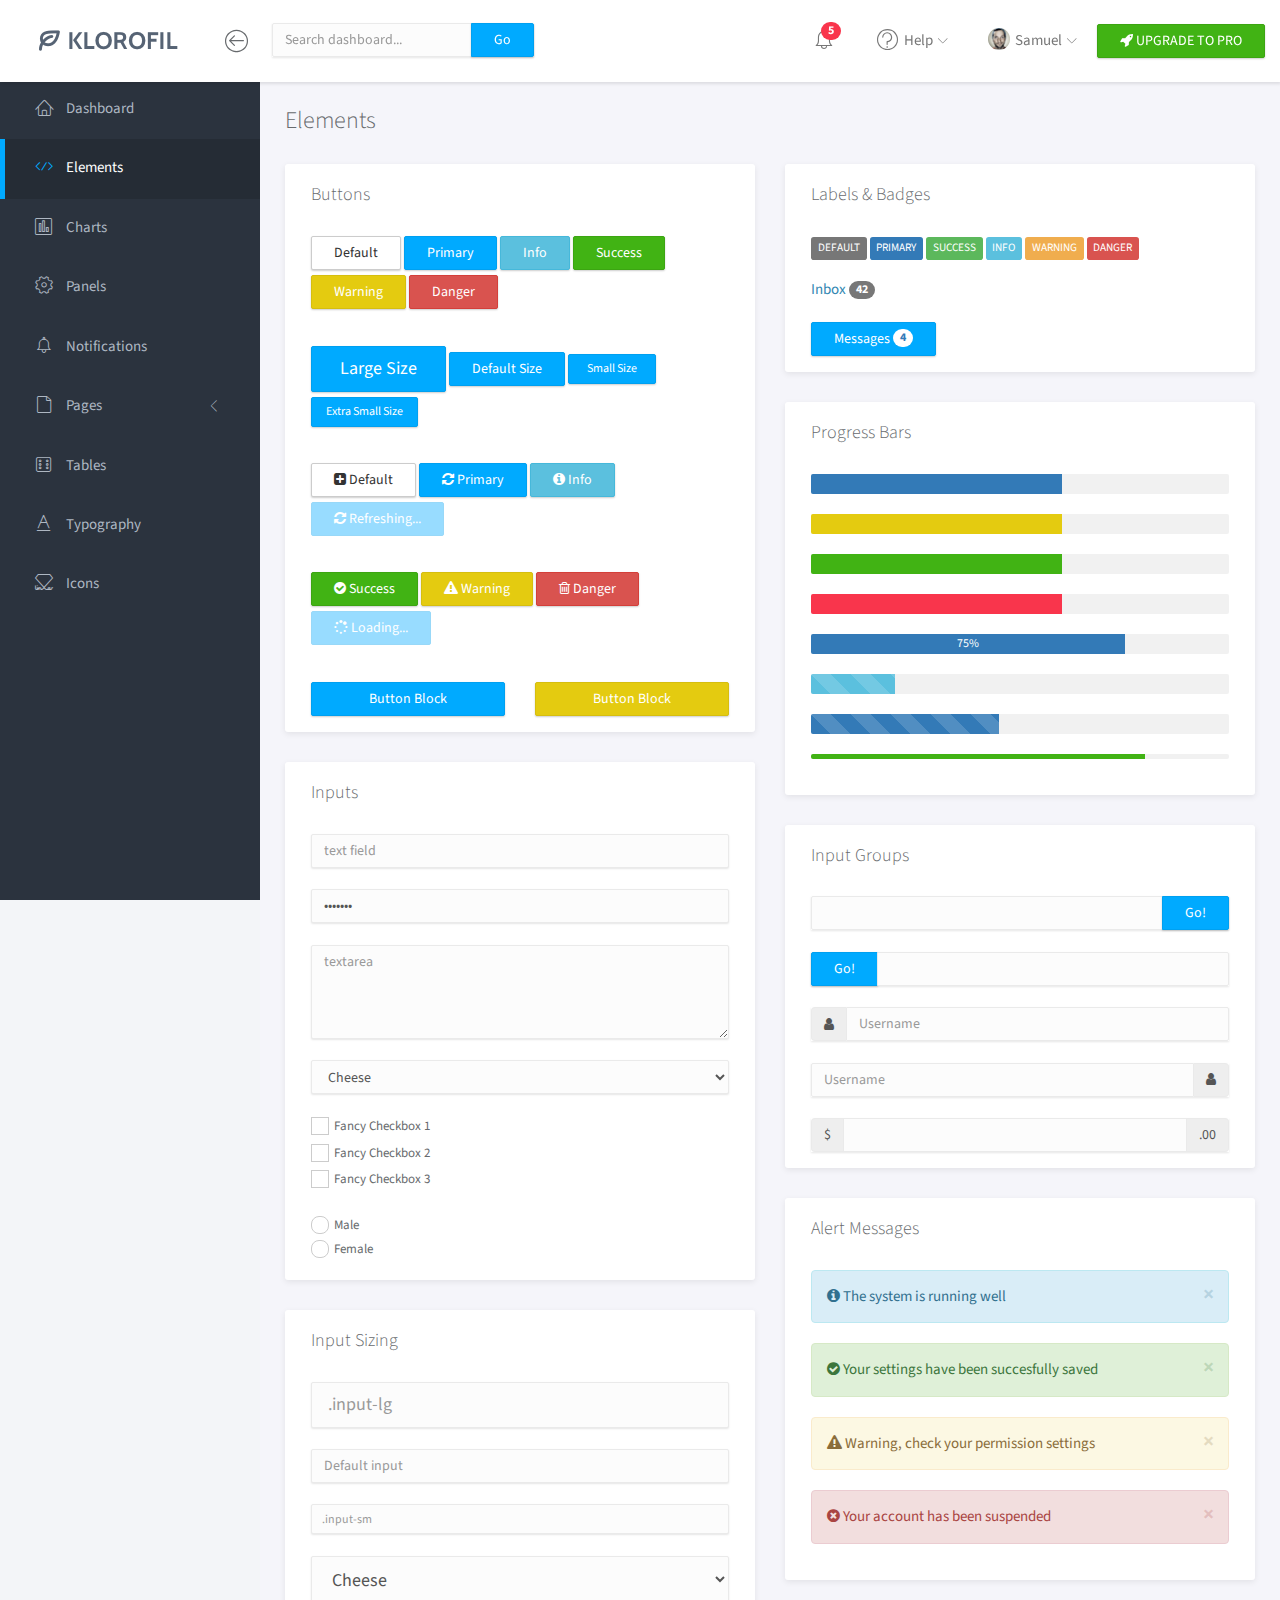
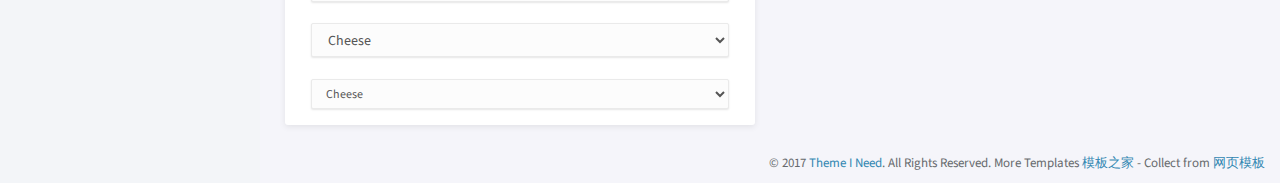
<file: src/main/web/elements.html>
<!doctype html>
<html lang="en">

<head>
	<title>Elements | Klorofil - Free Bootstrap Dashboard Template</title>
	<meta charset="utf-8">
	<meta http-equiv="X-UA-Compatible" content="IE=edge,chrome=1">
	<meta name="viewport" content="width=device-width, initial-scale=1.0, maximum-scale=1.0, user-scalable=0">
	<!-- VENDOR CSS -->
	<link rel="stylesheet" href="assets/vendor/bootstrap/css/bootstrap.min.css">
	<link rel="stylesheet" href="assets/vendor/font-awesome/css/font-awesome.min.css">
	<link rel="stylesheet" href="assets/vendor/linearicons/style.css">
	<!-- MAIN CSS -->
	<link rel="stylesheet" href="assets/css/main.css">
	<!-- FOR DEMO PURPOSES ONLY. You should remove this in your project -->
	<link rel="stylesheet" href="assets/css/demo.css">
	<!-- GOOGLE FONTS -->
	<link href="https://fonts.googleapis.com/css?family=Source+Sans+Pro:300,400,600,700" rel="stylesheet">
	<!-- ICONS -->
	<link rel="apple-touch-icon" sizes="76x76" href="assets/img/apple-icon.png">
	<link rel="icon" type="image/png" sizes="96x96" href="assets/img/favicon.png">
</head>

<body>
	<!-- WRAPPER -->
	<div id="wrapper">
		<!-- NAVBAR -->
		<nav class="navbar navbar-default navbar-fixed-top">
			<div class="brand">
				<a href="index.html"><img src="assets/img/logo-dark.png" alt="Klorofil Logo" class="img-responsive logo"></a>
			</div>
			<div class="container-fluid">
				<div class="navbar-btn">
					<button type="button" class="btn-toggle-fullwidth"><i class="lnr lnr-arrow-left-circle"></i></button>
				</div>
				<form class="navbar-form navbar-left">
					<div class="input-group">
						<input type="text" value="" class="form-control" placeholder="Search dashboard...">
						<span class="input-group-btn"><button type="button" class="btn btn-primary">Go</button></span>
					</div>
				</form>
				<div class="navbar-btn navbar-btn-right">
					<a class="btn btn-success update-pro" href="#downloads/klorofil-pro-bootstrap-admin-dashboard-template/?utm_source=klorofil&utm_medium=template&utm_campaign=KlorofilPro" title="Upgrade to Pro" target="_blank"><i class="fa fa-rocket"></i> <span>UPGRADE TO PRO</span></a>
				</div>
				<div id="navbar-menu">
					<ul class="nav navbar-nav navbar-right">
						<li class="dropdown">
							<a href="#" class="dropdown-toggle icon-menu" data-toggle="dropdown">
								<i class="lnr lnr-alarm"></i>
								<span class="badge bg-danger">5</span>
							</a>
							<ul class="dropdown-menu notifications">
								<li><a href="#" class="notification-item"><span class="dot bg-warning"></span>System space is almost full</a></li>
								<li><a href="#" class="notification-item"><span class="dot bg-danger"></span>You have 9 unfinished tasks</a></li>
								<li><a href="#" class="notification-item"><span class="dot bg-success"></span>Monthly report is available</a></li>
								<li><a href="#" class="notification-item"><span class="dot bg-warning"></span>Weekly meeting in 1 hour</a></li>
								<li><a href="#" class="notification-item"><span class="dot bg-success"></span>Your request has been approved</a></li>
								<li><a href="#" class="more">See all notifications</a></li>
							</ul>
						</li>
						<li class="dropdown">
							<a href="#" class="dropdown-toggle" data-toggle="dropdown"><i class="lnr lnr-question-circle"></i> <span>Help</span> <i class="icon-submenu lnr lnr-chevron-down"></i></a>
							<ul class="dropdown-menu">
								<li><a href="#">Basic Use</a></li>
								<li><a href="#">Working With Data</a></li>
								<li><a href="#">Security</a></li>
								<li><a href="#">Troubleshooting</a></li>
							</ul>
						</li>
						<li class="dropdown">
							<a href="#" class="dropdown-toggle" data-toggle="dropdown"><img src="assets/img/user.png" class="img-circle" alt="Avatar"> <span>Samuel</span> <i class="icon-submenu lnr lnr-chevron-down"></i></a>
							<ul class="dropdown-menu">
								<li><a href="#"><i class="lnr lnr-user"></i> <span>My Profile</span></a></li>
								<li><a href="#"><i class="lnr lnr-envelope"></i> <span>Message</span></a></li>
								<li><a href="#"><i class="lnr lnr-cog"></i> <span>Settings</span></a></li>
								<li><a href="#"><i class="lnr lnr-exit"></i> <span>Logout</span></a></li>
							</ul>
						</li>
						<!-- <li>
							<a class="update-pro" href="#downloads/klorofil-pro-bootstrap-admin-dashboard-template/?utm_source=klorofil&utm_medium=template&utm_campaign=KlorofilPro" title="Upgrade to Pro" target="_blank"><i class="fa fa-rocket"></i> <span>UPGRADE TO PRO</span></a>
						</li> -->
					</ul>
				</div>
			</div>
		</nav>
		<!-- END NAVBAR -->
		<!-- LEFT SIDEBAR -->
		<div id="sidebar-nav" class="sidebar">
			<div class="sidebar-scroll">
				<nav>
					<ul class="nav">
						<li><a href="index.html" class=""><i class="lnr lnr-home"></i> <span>Dashboard</span></a></li>
						<li><a href="elements.html" class="active"><i class="lnr lnr-code"></i> <span>Elements</span></a></li>
						<li><a href="charts.html" class=""><i class="lnr lnr-chart-bars"></i> <span>Charts</span></a></li>
						<li><a href="panels.html" class=""><i class="lnr lnr-cog"></i> <span>Panels</span></a></li>
						<li><a href="notifications.html" class=""><i class="lnr lnr-alarm"></i> <span>Notifications</span></a></li>
						<li>
							<a href="#subPages" data-toggle="collapse" class="collapsed"><i class="lnr lnr-file-empty"></i> <span>Pages</span> <i class="icon-submenu lnr lnr-chevron-left"></i></a>
							<div id="subPages" class="collapse ">
								<ul class="nav">
									<li><a href="page-profile.html" class="">Profile</a></li>
									<li><a href="page-login.html" class="">Login</a></li>
									<li><a href="page-lockscreen.html" class="">Lockscreen</a></li>
								</ul>
							</div>
						</li>
						<li><a href="tables.html" class=""><i class="lnr lnr-dice"></i> <span>Tables</span></a></li>
						<li><a href="typography.html" class=""><i class="lnr lnr-text-format"></i> <span>Typography</span></a></li>
						<li><a href="icons.html" class=""><i class="lnr lnr-linearicons"></i> <span>Icons</span></a></li>
					</ul>
				</nav>
			</div>
		</div>
		<!-- END LEFT SIDEBAR -->
		<!-- MAIN -->
		<div class="main">
			<!-- MAIN CONTENT -->
			<div class="main-content">
				<div class="container-fluid">
					<h3 class="page-title">Elements</h3>
					<div class="row">
						<div class="col-md-6">
							<!-- BUTTONS -->
							<div class="panel">
								<div class="panel-heading">
									<h3 class="panel-title">Buttons</h3>
								</div>
								<div class="panel-body">
									<p class="demo-button">
										<button type="button" class="btn btn-default">Default</button>
										<button type="button" class="btn btn-primary">Primary</button>
										<button type="button" class="btn btn-info">Info</button>
										<button type="button" class="btn btn-success">Success</button>
										<button type="button" class="btn btn-warning">Warning</button>
										<button type="button" class="btn btn-danger">Danger</button>
									</p>
									<br>
									<p class="demo-button">
										<button type="button" class="btn btn-primary btn-lg">Large Size</button>
										<button type="button" class="btn btn-primary">Default Size</button>
										<button type="button" class="btn btn-primary btn-sm">Small Size</button>
										<button type="button" class="btn btn-primary btn-xs">Extra Small Size</button>
									</p>
									<br>
									<p class="demo-button">
										<button type="button" class="btn btn-default"><i class="fa fa-plus-square"></i> Default </button>
										<button type="button" class="btn btn-primary"><i class="fa fa-refresh"></i> Primary</button>
										<button type="button" class="btn btn-info"><i class="fa fa-info-circle"></i> Info</button>
										<button type="button" class="btn btn-primary" disabled="disabled"><i class="fa fa-refresh fa-spin"></i> Refreshing...</button>
									</p>
									<br>
									<p class="demo-button">
										<button type="button" class="btn btn-success"><i class="fa fa-check-circle"></i> Success</button>
										<button type="button" class="btn btn-warning"><i class="fa fa-warning"></i> Warning</button>
										<button type="button" class="btn btn-danger"><i class="fa fa-trash-o"></i> Danger</button>
										<button type="button" class="btn btn-primary" disabled="disabled"><i class="fa fa-spinner fa-spin"></i> Loading...</button>
									</p>
									<br>
									<div class="row">
										<div class="col-md-6">
											<button type="button" class="btn btn-primary btn-block">Button Block</button>
										</div>
										<div class="col-md-6">
											<button type="button" class="btn btn-warning btn-block">Button Block</button>
										</div>
									</div>
								</div>
							</div>
							<!-- END BUTTONS -->
							<!-- INPUTS -->
							<div class="panel">
								<div class="panel-heading">
									<h3 class="panel-title">Inputs</h3>
								</div>
								<div class="panel-body">
									<input type="text" class="form-control" placeholder="text field">
									<br>
									<input type="password" class="form-control" value="asecret">
									<br>
									<textarea class="form-control" placeholder="textarea" rows="4"></textarea>
									<br>
									<select class="form-control">
										<option value="cheese">Cheese</option>
										<option value="tomatoes">Tomatoes</option>
										<option value="mozarella">Mozzarella</option>
										<option value="mushrooms">Mushrooms</option>
										<option value="pepperoni">Pepperoni</option>
										<option value="onions">Onions</option>
									</select>
									<br>
									<label class="fancy-checkbox">
										<input type="checkbox">
										<span>Fancy Checkbox 1</span>
									</label>
									<label class="fancy-checkbox">
										<input type="checkbox">
										<span>Fancy Checkbox 2</span>
									</label>
									<label class="fancy-checkbox">
										<input type="checkbox">
										<span>Fancy Checkbox 3</span>
									</label>
									<br>
									<label class="fancy-radio">
										<input name="gender" value="male" type="radio">
										<span><i></i>Male</span>
									</label>
									<label class="fancy-radio">
										<input name="gender" value="female" type="radio">
										<span><i></i>Female</span>
									</label>
								</div>
							</div>
							<!-- END INPUTS -->
							<!-- INPUT SIZING -->
							<div class="panel">
								<div class="panel-heading">
									<h3 class="panel-title">Input Sizing</h3>
								</div>
								<div class="panel-body">
									<input class="form-control input-lg" placeholder=".input-lg" type="text">
									<br>
									<input class="form-control" placeholder="Default input" type="text">
									<br>
									<input class="form-control input-sm" placeholder=".input-sm" type="text">
									<br>
									<select class="form-control input-lg">
										<option value="cheese">Cheese</option>
										<option value="tomatoes">Tomatoes</option>
										<option value="mozarella">Mozzarella</option>
										<option value="mushrooms">Mushrooms</option>
										<option value="pepperoni">Pepperoni</option>
										<option value="onions">Onions</option>
									</select>
									<br>
									<select class="form-control">
										<option value="cheese">Cheese</option>
										<option value="tomatoes">Tomatoes</option>
										<option value="mozarella">Mozzarella</option>
										<option value="mushrooms">Mushrooms</option>
										<option value="pepperoni">Pepperoni</option>
										<option value="onions">Onions</option>
									</select>
									<br>
									<select class="form-control input-sm">
										<option value="cheese">Cheese</option>
										<option value="tomatoes">Tomatoes</option>
										<option value="mozarella">Mozzarella</option>
										<option value="mushrooms">Mushrooms</option>
										<option value="pepperoni">Pepperoni</option>
										<option value="onions">Onions</option>
									</select>
								</div>
							</div>
							<!-- END INPUT SIZING -->
						</div>
						<div class="col-md-6">
							<!-- LABELS -->
							<div class="panel">
								<div class="panel-heading">
									<h3 class="panel-title">Labels &amp; Badges</h3>
								</div>
								<div class="panel-body">
									<span class="label label-default">DEFAULT</span>
									<span class="label label-primary">PRIMARY</span>
									<span class="label label-success">SUCCESS</span>
									<span class="label label-info">INFO</span>
									<span class="label label-warning">WARNING</span>
									<span class="label label-danger">DANGER</span>
									<br>
									<br>
									<a href="#">Inbox <span class="badge">42</span></a>
									<br>
									<br>
									<button class="btn btn-primary" type="button">
										Messages <span class="badge">4</span>
									</button>
								</div>
							</div>
							<!-- END LABELS -->
							<!-- PROGRESS BARS -->
							<div class="panel">
								<div class="panel-heading">
									<h3 class="panel-title">Progress Bars</h3>
								</div>
								<div class="panel-body">
									<div class="progress">
										<div class="progress-bar" role="progressbar" aria-valuenow="60" aria-valuemin="0" aria-valuemax="100" style="width: 60%;">
											<span class="sr-only">60% Complete</span>
										</div>
									</div>
									<div class="progress">
										<div class="progress-bar progress-bar-warning" role="progressbar" aria-valuenow="60" aria-valuemin="0" aria-valuemax="100" style="width: 60%">
											<span class="sr-only">60% Complete (warning)</span>
										</div>
									</div>
									<div class="progress">
										<div class="progress-bar progress-bar-success" role="progressbar" aria-valuenow="60" aria-valuemin="0" aria-valuemax="100" style="width: 60%">
											<span class="sr-only">60% Complete (success)</span>
										</div>
									</div>
									<div class="progress">
										<div class="progress-bar progress-bar-danger" role="progressbar" aria-valuenow="60" aria-valuemin="0" aria-valuemax="100" style="width: 60%">
											<span class="sr-only">60% Complete (danger)</span>
										</div>
									</div>
									<div class="progress">
										<div class="progress-bar" role="progressbar" aria-valuenow="75" aria-valuemin="0" aria-valuemax="100" style="width: 75%;">
											75%
										</div>
									</div>
									<div class="progress">
										<div class="progress-bar progress-bar-info progress-bar-striped" role="progressbar" aria-valuenow="20" aria-valuemin="0" aria-valuemax="100" style="width: 20%">
											<span class="sr-only">20% Complete</span>
										</div>
									</div>
									<div class="progress">
										<div class="progress-bar progress-bar-striped active" role="progressbar" aria-valuenow="45" aria-valuemin="0" aria-valuemax="100" style="width: 45%">
											<span class="sr-only">45% Complete</span>
										</div>
									</div>
									<div class="progress progress-xs">
										<div class="progress-bar progress-bar-success" role="progressbar" aria-valuenow="80" aria-valuemin="0" aria-valuemax="100" style="width: 80%">
											<span class="sr-only">80% Complete</span>
										</div>
									</div>
								</div>
							</div>
							<!-- END PROGRESS BARS -->
							<!-- INPUT GROUPS -->
							<div class="panel">
								<div class="panel-heading">
									<h3 class="panel-title">Input Groups</h3>
								</div>
								<div class="panel-body">
									<div class="input-group">
										<input class="form-control" type="text">
										<span class="input-group-btn"><button class="btn btn-primary" type="button">Go!</button></span>
									</div>
									<br>
									<div class="input-group">
										<span class="input-group-btn">
							<button class="btn btn-primary" type="button">Go!</button>
						</span>
										<input class="form-control" type="text">
									</div>
									<br>
									<div class="input-group">
										<span class="input-group-addon"><i class="fa fa-user"></i></span>
										<input class="form-control" placeholder="Username" type="text">
									</div>
									<br>
									<div class="input-group">
										<input class="form-control" placeholder="Username" type="text">
										<span class="input-group-addon"><i class="fa fa-user"></i></span>
									</div>
									<br>
									<div class="input-group">
										<span class="input-group-addon">$</span>
										<input class="form-control" type="text">
										<span class="input-group-addon">.00</span>
									</div>
								</div>
							</div>
							<!-- END INPUT GROUPS -->
							<!-- ALERT MESSAGES -->
							<div class="panel">
								<div class="panel-heading">
									<h3 class="panel-title">Alert Messages</h3>
								</div>
								<div class="panel-body">
									<div class="alert alert-info alert-dismissible" role="alert">
										<button type="button" class="close" data-dismiss="alert" aria-label="Close"><span aria-hidden="true">&times;</span></button>
										<i class="fa fa-info-circle"></i> The system is running well
									</div>
									<div class="alert alert-success alert-dismissible" role="alert">
										<button type="button" class="close" data-dismiss="alert" aria-label="Close"><span aria-hidden="true">&times;</span></button>
										<i class="fa fa-check-circle"></i> Your settings have been succesfully saved
									</div>
									<div class="alert alert-warning alert-dismissible" role="alert">
										<button type="button" class="close" data-dismiss="alert" aria-label="Close"><span aria-hidden="true">&times;</span></button>
										<i class="fa fa-warning"></i> Warning, check your permission settings
									</div>
									<div class="alert alert-danger alert-dismissible" role="alert">
										<button type="button" class="close" data-dismiss="alert" aria-label="Close"><span aria-hidden="true">&times;</span></button>
										<i class="fa fa-times-circle"></i> Your account has been suspended
									</div>
								</div>
							</div>
							<!-- END ALERT MESSAGES -->
						</div>
					</div>
				</div>
			</div>
			<!-- END MAIN CONTENT -->
		</div>
		<!-- END MAIN -->
		<div class="clearfix"></div>
		<footer>
			<div class="container-fluid">
				<p class="copyright">&copy; 2017 <a href="#" target="_blank">Theme I Need</a>. All Rights Reserved. More Templates <a href="http://www.cssmoban.com/" target="_blank" title="模板之家">模板之家</a> - Collect from <a href="http://www.cssmoban.com/" title="网页模板" target="_blank">网页模板</a></p>
			</div>
		</footer>
	</div>
	<!-- END WRAPPER -->
	<!-- Javascript -->
	<script src="assets/vendor/jquery/jquery.min.js"></script>
	<script src="assets/vendor/bootstrap/js/bootstrap.min.js"></script>
	<script src="assets/vendor/jquery-slimscroll/jquery.slimscroll.min.js"></script>
	<script src="assets/scripts/klorofil-common.js"></script>
</body>

</html>
</file>
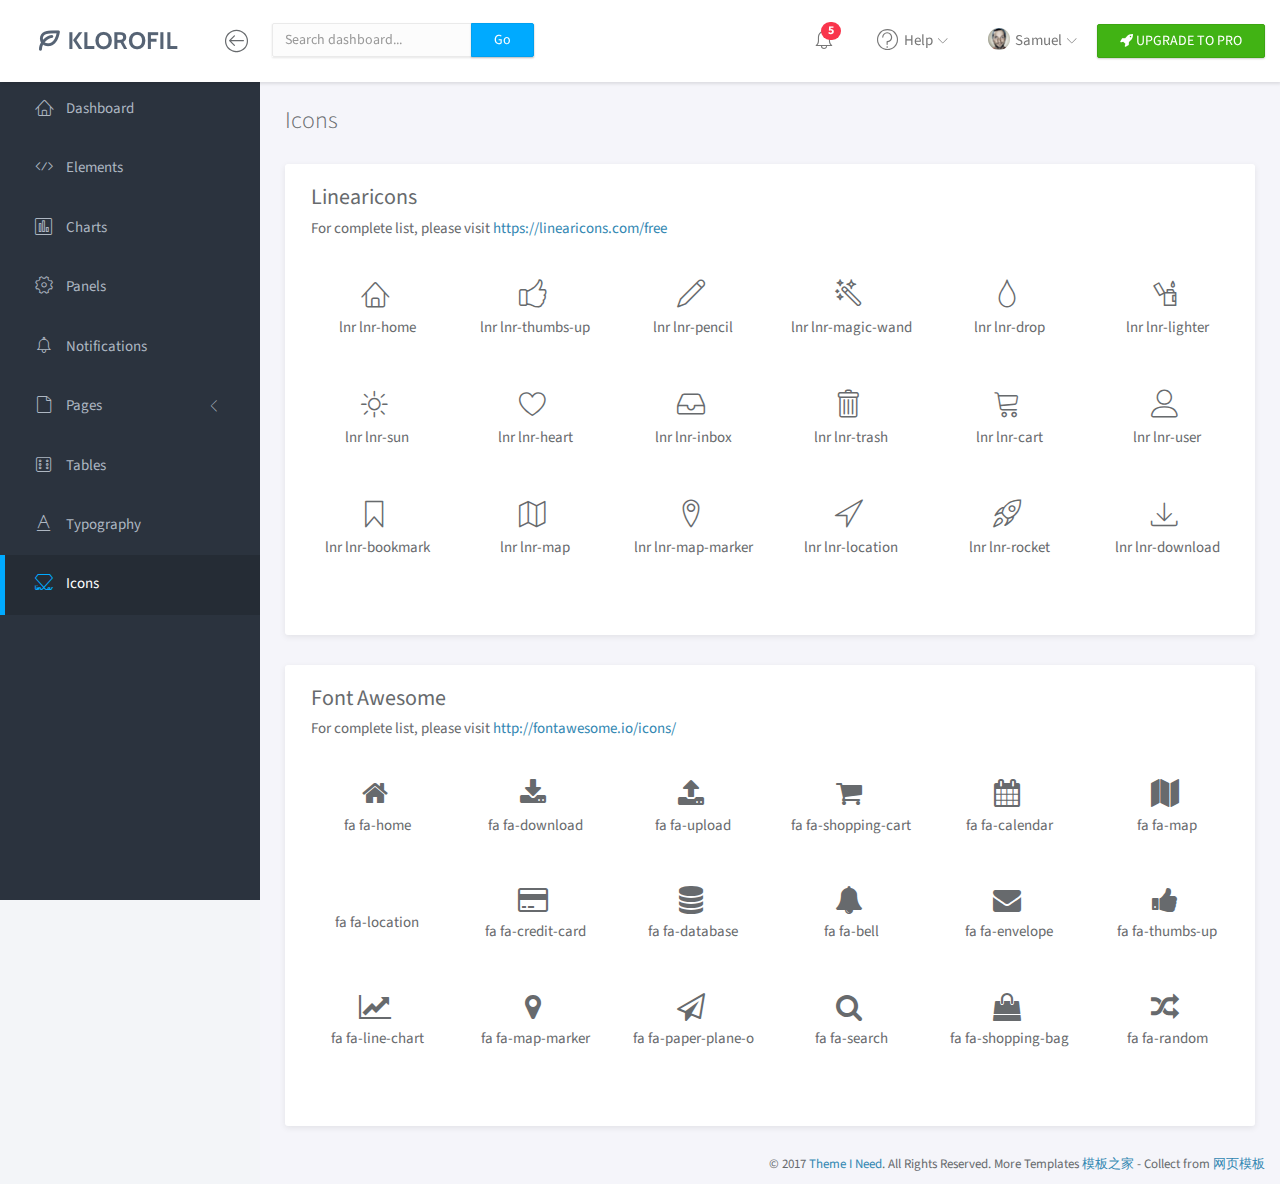
<file: src/main/web/icons.html>
<!doctype html>
<html lang="en">

<head>
	<title>Icons | Klorofil - Free Bootstrap Dashboard Template</title>
	<meta charset="utf-8">
	<meta http-equiv="X-UA-Compatible" content="IE=edge,chrome=1">
	<meta name="viewport" content="width=device-width, initial-scale=1.0, maximum-scale=1.0, user-scalable=0">
	<!-- VENDOR CSS -->
	<link rel="stylesheet" href="assets/vendor/bootstrap/css/bootstrap.min.css">
	<link rel="stylesheet" href="assets/vendor/font-awesome/css/font-awesome.min.css">
	<link rel="stylesheet" href="assets/vendor/linearicons/style.css">
	<!-- MAIN CSS -->
	<link rel="stylesheet" href="assets/css/main.css">
	<!-- FOR DEMO PURPOSES ONLY. You should remove this in your project -->
	<link rel="stylesheet" href="assets/css/demo.css">
	<!-- GOOGLE FONTS -->
	<link href="https://fonts.googleapis.com/css?family=Source+Sans+Pro:300,400,600,700" rel="stylesheet">
	<!-- ICONS -->
	<link rel="apple-touch-icon" sizes="76x76" href="assets/img/apple-icon.png">
	<link rel="icon" type="image/png" sizes="96x96" href="assets/img/favicon.png">
</head>

<body>
	<!-- WRAPPER -->
	<div id="wrapper">
		<!-- NAVBAR -->
		<nav class="navbar navbar-default navbar-fixed-top">
			<div class="brand">
				<a href="index.html"><img src="assets/img/logo-dark.png" alt="Klorofil Logo" class="img-responsive logo"></a>
			</div>
			<div class="container-fluid">
				<div class="navbar-btn">
					<button type="button" class="btn-toggle-fullwidth"><i class="lnr lnr-arrow-left-circle"></i></button>
				</div>
				<form class="navbar-form navbar-left">
					<div class="input-group">
						<input type="text" value="" class="form-control" placeholder="Search dashboard...">
						<span class="input-group-btn"><button type="button" class="btn btn-primary">Go</button></span>
					</div>
				</form>
				<div class="navbar-btn navbar-btn-right">
					<a class="btn btn-success update-pro" href="#downloads/klorofil-pro-bootstrap-admin-dashboard-template/?utm_source=klorofil&utm_medium=template&utm_campaign=KlorofilPro" title="Upgrade to Pro" target="_blank"><i class="fa fa-rocket"></i> <span>UPGRADE TO PRO</span></a>
				</div>
				<div id="navbar-menu">
					<ul class="nav navbar-nav navbar-right">
						<li class="dropdown">
							<a href="#" class="dropdown-toggle icon-menu" data-toggle="dropdown">
								<i class="lnr lnr-alarm"></i>
								<span class="badge bg-danger">5</span>
							</a>
							<ul class="dropdown-menu notifications">
								<li><a href="#" class="notification-item"><span class="dot bg-warning"></span>System space is almost full</a></li>
								<li><a href="#" class="notification-item"><span class="dot bg-danger"></span>You have 9 unfinished tasks</a></li>
								<li><a href="#" class="notification-item"><span class="dot bg-success"></span>Monthly report is available</a></li>
								<li><a href="#" class="notification-item"><span class="dot bg-warning"></span>Weekly meeting in 1 hour</a></li>
								<li><a href="#" class="notification-item"><span class="dot bg-success"></span>Your request has been approved</a></li>
								<li><a href="#" class="more">See all notifications</a></li>
							</ul>
						</li>
						<li class="dropdown">
							<a href="#" class="dropdown-toggle" data-toggle="dropdown"><i class="lnr lnr-question-circle"></i> <span>Help</span> <i class="icon-submenu lnr lnr-chevron-down"></i></a>
							<ul class="dropdown-menu">
								<li><a href="#">Basic Use</a></li>
								<li><a href="#">Working With Data</a></li>
								<li><a href="#">Security</a></li>
								<li><a href="#">Troubleshooting</a></li>
							</ul>
						</li>
						<li class="dropdown">
							<a href="#" class="dropdown-toggle" data-toggle="dropdown"><img src="assets/img/user.png" class="img-circle" alt="Avatar"> <span>Samuel</span> <i class="icon-submenu lnr lnr-chevron-down"></i></a>
							<ul class="dropdown-menu">
								<li><a href="#"><i class="lnr lnr-user"></i> <span>My Profile</span></a></li>
								<li><a href="#"><i class="lnr lnr-envelope"></i> <span>Message</span></a></li>
								<li><a href="#"><i class="lnr lnr-cog"></i> <span>Settings</span></a></li>
								<li><a href="#"><i class="lnr lnr-exit"></i> <span>Logout</span></a></li>
							</ul>
						</li>
						<!-- <li>
							<a class="update-pro" href="#downloads/klorofil-pro-bootstrap-admin-dashboard-template/?utm_source=klorofil&utm_medium=template&utm_campaign=KlorofilPro" title="Upgrade to Pro" target="_blank"><i class="fa fa-rocket"></i> <span>UPGRADE TO PRO</span></a>
						</li> -->
					</ul>
				</div>
			</div>
		</nav>
		<!-- END NAVBAR -->
		<!-- LEFT SIDEBAR -->
		<div id="sidebar-nav" class="sidebar">
			<div class="sidebar-scroll">
				<nav>
					<ul class="nav">
						<li><a href="index.html" class=""><i class="lnr lnr-home"></i> <span>Dashboard</span></a></li>
						<li><a href="elements.html" class=""><i class="lnr lnr-code"></i> <span>Elements</span></a></li>
						<li><a href="charts.html" class=""><i class="lnr lnr-chart-bars"></i> <span>Charts</span></a></li>
						<li><a href="panels.html" class=""><i class="lnr lnr-cog"></i> <span>Panels</span></a></li>
						<li><a href="notifications.html" class=""><i class="lnr lnr-alarm"></i> <span>Notifications</span></a></li>
						<li>
							<a href="#subPages" data-toggle="collapse" class="collapsed"><i class="lnr lnr-file-empty"></i> <span>Pages</span> <i class="icon-submenu lnr lnr-chevron-left"></i></a>
							<div id="subPages" class="collapse ">
								<ul class="nav">
									<li><a href="page-profile.html" class="">Profile</a></li>
									<li><a href="page-login.html" class="">Login</a></li>
									<li><a href="page-lockscreen.html" class="">Lockscreen</a></li>
								</ul>
							</div>
						</li>
						<li><a href="tables.html" class=""><i class="lnr lnr-dice"></i> <span>Tables</span></a></li>
						<li><a href="typography.html" class=""><i class="lnr lnr-text-format"></i> <span>Typography</span></a></li>
						<li><a href="icons.html" class="active"><i class="lnr lnr-linearicons"></i> <span>Icons</span></a></li>
					</ul>
				</nav>
			</div>
		</div>
		<!-- END LEFT SIDEBAR -->
		<!-- MAIN -->
		<div class="main">
			<!-- MAIN CONTENT -->
			<div class="main-content">
				<div class="container-fluid">
					<h3 class="page-title">Icons</h3>
					<div class="panel panel-headline demo-icons">
						<div class="panel-heading">
							<h3 class="panel-title">Linearicons</h3>
							<p class="subtitle">For complete list, please visit <a href="https://linearicons.com/free" target="_blank">https://linearicons.com/free</a></p>
						</div>
						<div class="panel-body">
							<ul class="list-unstyled row">
								<li class="col-md-2 col-sm-4 col-xs-6">
									<span class="lnr lnr-home"></span> <span class="cssclass">lnr lnr-home</span>
								</li>
								<li class="col-md-2 col-sm-4 col-xs-6">
									<span class="lnr lnr-thumbs-up"></span> <span class="cssclass">lnr lnr-thumbs-up</span>
								</li>
								<li class="col-md-2 col-sm-4 col-xs-6">
									<span class="lnr lnr-pencil"></span> <span class="cssclass">lnr lnr-pencil</span>
								</li>
								<li class="col-md-2 col-sm-4 col-xs-6">
									<span class="lnr lnr-magic-wand"></span> <span class="cssclass">lnr lnr-magic-wand</span>
								</li>
								<li class="col-md-2 col-sm-4 col-xs-6">
									<span class="lnr lnr-drop"></span> <span class="cssclass">lnr lnr-drop</span>
								</li>
								<li class="col-md-2 col-sm-4 col-xs-6">
									<span class="lnr lnr-lighter"></span> <span class="cssclass">lnr lnr-lighter</span>
								</li>
								<li class="col-md-2 col-sm-4 col-xs-6">
									<span class="lnr lnr-sun"></span> <span class="cssclass">lnr lnr-sun</span>
								</li>
								<li class="col-md-2 col-sm-4 col-xs-6">
									<span class="lnr lnr-heart"></span> <span class="cssclass">lnr lnr-heart</span>
								</li>
								<li class="col-md-2 col-sm-4 col-xs-6">
									<span class="lnr lnr-inbox"></span> <span class="cssclass">lnr lnr-inbox</span>
								</li>
								<li class="col-md-2 col-sm-4 col-xs-6">
									<span class="lnr lnr-trash"></span> <span class="cssclass">lnr lnr-trash</span>
								</li>
								<li class="col-md-2 col-sm-4 col-xs-6">
									<span class="lnr lnr-cart"></span> <span class="cssclass">lnr lnr-cart</span>
								</li>
								<li class="col-md-2 col-sm-4 col-xs-6">
									<span class="lnr lnr-user"></span> <span class="cssclass">lnr lnr-user</span>
								</li>
								<li class="col-md-2 col-sm-4 col-xs-6">
									<span class="lnr lnr-bookmark"></span> <span class="cssclass">lnr lnr-bookmark</span>
								</li>
								<li class="col-md-2 col-sm-4 col-xs-6">
									<span class="lnr lnr-map"></span> <span class="cssclass">lnr lnr-map</span>
								</li>
								<li class="col-md-2 col-sm-4 col-xs-6">
									<span class="lnr lnr-map-marker"></span> <span class="cssclass">lnr lnr-map-marker</span>
								</li>
								<li class="col-md-2 col-sm-4 col-xs-6">
									<span class="lnr lnr-location"></span> <span class="cssclass">lnr lnr-location</span>
								</li>
								<li class="col-md-2 col-sm-4 col-xs-6">
									<span class="lnr lnr-rocket"></span> <span class="cssclass">lnr lnr-rocket</span>
								</li>
								<li class="col-md-2 col-sm-4 col-xs-6">
									<span class="lnr lnr-download"></span> <span class="cssclass">lnr lnr-download</span>
								</li>
							</ul>
						</div>
					</div>
					<div class="panel panel-headline demo-icons">
						<div class="panel-heading">
							<h3 class="panel-title">Font Awesome</h3>
							<p class="subtitle">For complete list, please visit <a href="http://fontawesome.io/icons/" target="_blank">http://fontawesome.io/icons/</a></p>
						</div>
						<div class="panel-body">
							<ul class="list-unstyled row">
								<li class="col-md-2 col-sm-4 col-xs-6">
									<span class="fa fa-home"></span> <span class="cssclass">fa fa-home</span>
								</li>
								<li class="col-md-2 col-sm-4 col-xs-6">
									<span class="fa fa-download"></span> <span class="cssclass">fa fa-download</span>
								</li>
								<li class="col-md-2 col-sm-4 col-xs-6">
									<span class="fa fa-upload"></span> <span class="cssclass">fa fa-upload</span>
								</li>
								<li class="col-md-2 col-sm-4 col-xs-6">
									<span class="fa fa-shopping-cart"></span> <span class="cssclass">fa fa-shopping-cart</span>
								</li>
								<li class="col-md-2 col-sm-4 col-xs-6">
									<span class="fa fa-calendar"></span> <span class="cssclass">fa fa-calendar</span>
								</li>
								<li class="col-md-2 col-sm-4 col-xs-6">
									<span class="fa fa-map"></span> <span class="cssclass">fa fa-map</span>
								</li>
								<li class="col-md-2 col-sm-4 col-xs-6">
									<span class="fa fa-location"></span> <span class="cssclass">fa fa-location</span>
								</li>
								<li class="col-md-2 col-sm-4 col-xs-6">
									<span class="fa fa-credit-card"></span> <span class="cssclass">fa fa-credit-card</span>
								</li>
								<li class="col-md-2 col-sm-4 col-xs-6">
									<span class="fa fa-database"></span> <span class="cssclass">fa fa-database</span>
								</li>
								<li class="col-md-2 col-sm-4 col-xs-6">
									<span class="fa fa-bell"></span> <span class="cssclass">fa fa-bell</span>
								</li>
								<li class="col-md-2 col-sm-4 col-xs-6">
									<span class="fa fa-envelope"></span> <span class="cssclass">fa fa-envelope</span>
								</li>
								<li class="col-md-2 col-sm-4 col-xs-6">
									<span class="fa fa-thumbs-up"></span> <span class="cssclass">fa fa-thumbs-up</span>
								</li>
								<li class="col-md-2 col-sm-4 col-xs-6">
									<span class="fa fa-line-chart"></span> <span class="cssclass">fa fa-line-chart</span>
								</li>
								<li class="col-md-2 col-sm-4 col-xs-6">
									<span class="fa fa-map-marker"></span> <span class="cssclass">fa fa-map-marker</span>
								</li>
								<li class="col-md-2 col-sm-4 col-xs-6">
									<span class="fa fa-paper-plane-o"></span> <span class="cssclass">fa fa-paper-plane-o</span>
								</li>
								<li class="col-md-2 col-sm-4 col-xs-6">
									<span class="fa fa-search"></span> <span class="cssclass">fa fa-search</span>
								</li>
								<li class="col-md-2 col-sm-4 col-xs-6">
									<span class="fa fa-shopping-bag"></span> <span class="cssclass">fa fa-shopping-bag</span>
								</li>
								<li class="col-md-2 col-sm-4 col-xs-6">
									<span class="fa fa-random"></span> <span class="cssclass">fa fa-random</span>
								</li>
							</ul>
						</div>
					</div>
				</div>
			</div>
			<!-- END MAIN CONTENT -->
		</div>
		<!-- END MAIN -->
		<div class="clearfix"></div>
		<footer>
			<div class="container-fluid">
				<p class="copyright">&copy; 2017 <a href="#" target="_blank">Theme I Need</a>. All Rights Reserved. More Templates <a href="http://www.cssmoban.com/" target="_blank" title="模板之家">模板之家</a> - Collect from <a href="http://www.cssmoban.com/" title="网页模板" target="_blank">网页模板</a></p>
			</div>
		</footer>
	</div>
	<!-- END WRAPPER -->
	<!-- Javascript -->
	<script src="assets/vendor/jquery/jquery.min.js"></script>
	<script src="assets/vendor/bootstrap/js/bootstrap.min.js"></script>
	<script src="assets/vendor/jquery-slimscroll/jquery.slimscroll.min.js"></script>
	<script src="assets/scripts/klorofil-common.js"></script>
</body>

</html>
</file>
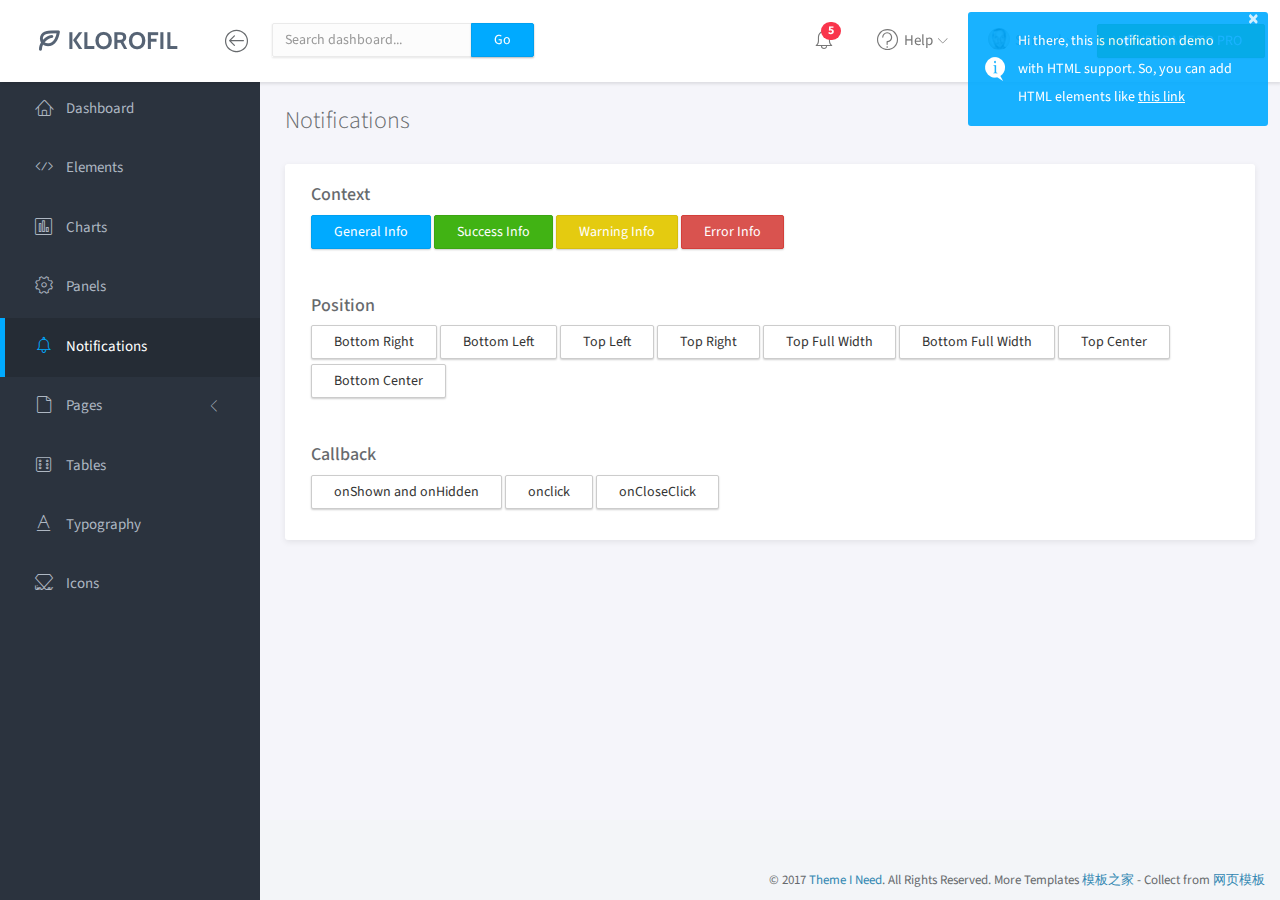
<file: src/main/web/notifications.html>
<!doctype html>
<html lang="en">

<head>
	<title>Notifications | Klorofil - Free Bootstrap Dashboard Template</title>
	<meta charset="utf-8">
	<meta http-equiv="X-UA-Compatible" content="IE=edge,chrome=1">
	<meta name="viewport" content="width=device-width, initial-scale=1.0, maximum-scale=1.0, user-scalable=0">
	<!-- VENDOR CSS -->
	<link rel="stylesheet" href="assets/vendor/bootstrap/css/bootstrap.min.css">
	<link rel="stylesheet" href="assets/vendor/font-awesome/css/font-awesome.min.css">
	<link rel="stylesheet" href="assets/vendor/linearicons/style.css">
	<link rel="stylesheet" href="assets/vendor/toastr/toastr.min.css">
	<!-- MAIN CSS -->
	<link rel="stylesheet" href="assets/css/main.css">
	<!-- FOR DEMO PURPOSES ONLY. You should remove this in your project -->
	<link rel="stylesheet" href="assets/css/demo.css">
	<!-- GOOGLE FONTS -->
	<link href="https://fonts.googleapis.com/css?family=Source+Sans+Pro:300,400,600,700" rel="stylesheet">
	<!-- ICONS -->
	<link rel="apple-touch-icon" sizes="76x76" href="assets/img/apple-icon.png">
	<link rel="icon" type="image/png" sizes="96x96" href="assets/img/favicon.png">
</head>

<body>
	<!-- WRAPPER -->
	<div id="wrapper">
		<!-- NAVBAR -->
		<nav class="navbar navbar-default navbar-fixed-top">
			<div class="brand">
				<a href="index.html"><img src="assets/img/logo-dark.png" alt="Klorofil Logo" class="img-responsive logo"></a>
			</div>
			<div class="container-fluid">
				<div class="navbar-btn">
					<button type="button" class="btn-toggle-fullwidth"><i class="lnr lnr-arrow-left-circle"></i></button>
				</div>
				<form class="navbar-form navbar-left">
					<div class="input-group">
						<input type="text" value="" class="form-control" placeholder="Search dashboard...">
						<span class="input-group-btn"><button type="button" class="btn btn-primary">Go</button></span>
					</div>
				</form>
				<div class="navbar-btn navbar-btn-right">
					<a class="btn btn-success update-pro" href="#downloads/klorofil-pro-bootstrap-admin-dashboard-template/?utm_source=klorofil&utm_medium=template&utm_campaign=KlorofilPro" title="Upgrade to Pro" target="_blank"><i class="fa fa-rocket"></i> <span>UPGRADE TO PRO</span></a>
				</div>
				<div id="navbar-menu">
					<ul class="nav navbar-nav navbar-right">
						<li class="dropdown">
							<a href="#" class="dropdown-toggle icon-menu" data-toggle="dropdown">
								<i class="lnr lnr-alarm"></i>
								<span class="badge bg-danger">5</span>
							</a>
							<ul class="dropdown-menu notifications">
								<li><a href="#" class="notification-item"><span class="dot bg-warning"></span>System space is almost full</a></li>
								<li><a href="#" class="notification-item"><span class="dot bg-danger"></span>You have 9 unfinished tasks</a></li>
								<li><a href="#" class="notification-item"><span class="dot bg-success"></span>Monthly report is available</a></li>
								<li><a href="#" class="notification-item"><span class="dot bg-warning"></span>Weekly meeting in 1 hour</a></li>
								<li><a href="#" class="notification-item"><span class="dot bg-success"></span>Your request has been approved</a></li>
								<li><a href="#" class="more">See all notifications</a></li>
							</ul>
						</li>
						<li class="dropdown">
							<a href="#" class="dropdown-toggle" data-toggle="dropdown"><i class="lnr lnr-question-circle"></i> <span>Help</span> <i class="icon-submenu lnr lnr-chevron-down"></i></a>
							<ul class="dropdown-menu">
								<li><a href="#">Basic Use</a></li>
								<li><a href="#">Working With Data</a></li>
								<li><a href="#">Security</a></li>
								<li><a href="#">Troubleshooting</a></li>
							</ul>
						</li>
						<li class="dropdown">
							<a href="#" class="dropdown-toggle" data-toggle="dropdown"><img src="assets/img/user.png" class="img-circle" alt="Avatar"> <span>Samuel</span> <i class="icon-submenu lnr lnr-chevron-down"></i></a>
							<ul class="dropdown-menu">
								<li><a href="#"><i class="lnr lnr-user"></i> <span>My Profile</span></a></li>
								<li><a href="#"><i class="lnr lnr-envelope"></i> <span>Message</span></a></li>
								<li><a href="#"><i class="lnr lnr-cog"></i> <span>Settings</span></a></li>
								<li><a href="#"><i class="lnr lnr-exit"></i> <span>Logout</span></a></li>
							</ul>
						</li>
						<!-- <li>
							<a class="update-pro" href="#downloads/klorofil-pro-bootstrap-admin-dashboard-template/?utm_source=klorofil&utm_medium=template&utm_campaign=KlorofilPro" title="Upgrade to Pro" target="_blank"><i class="fa fa-rocket"></i> <span>UPGRADE TO PRO</span></a>
						</li> -->
					</ul>
				</div>
			</div>
		</nav>
		<!-- END NAVBAR -->
		<!-- LEFT SIDEBAR -->
		<div id="sidebar-nav" class="sidebar">
			<div class="sidebar-scroll">
				<nav>
					<ul class="nav">
						<li><a href="index.html" class=""><i class="lnr lnr-home"></i> <span>Dashboard</span></a></li>
						<li><a href="elements.html" class=""><i class="lnr lnr-code"></i> <span>Elements</span></a></li>
						<li><a href="charts.html" class=""><i class="lnr lnr-chart-bars"></i> <span>Charts</span></a></li>
						<li><a href="panels.html" class=""><i class="lnr lnr-cog"></i> <span>Panels</span></a></li>
						<li><a href="notifications.html" class="active"><i class="lnr lnr-alarm"></i> <span>Notifications</span></a></li>
						<li>
							<a href="#subPages" data-toggle="collapse" class="collapsed"><i class="lnr lnr-file-empty"></i> <span>Pages</span> <i class="icon-submenu lnr lnr-chevron-left"></i></a>
							<div id="subPages" class="collapse ">
								<ul class="nav">
									<li><a href="page-profile.html" class="">Profile</a></li>
									<li><a href="page-login.html" class="">Login</a></li>
									<li><a href="page-lockscreen.html" class="">Lockscreen</a></li>
								</ul>
							</div>
						</li>
						<li><a href="tables.html" class=""><i class="lnr lnr-dice"></i> <span>Tables</span></a></li>
						<li><a href="typography.html" class=""><i class="lnr lnr-text-format"></i> <span>Typography</span></a></li>
						<li><a href="icons.html" class=""><i class="lnr lnr-linearicons"></i> <span>Icons</span></a></li>
					</ul>
				</nav>
			</div>
		</div>
		<!-- END LEFT SIDEBAR -->
		<!-- MAIN -->
		<div class="main">
			<!-- MAIN CONTENT -->
			<div class="main-content">
				<div class="container-fluid">
					<h3 class="page-title">Notifications</h3>
					<div id="toastr-demo" class="panel">
						<div class="panel-body">
							<!-- CONTEXTUAL -->
							<h4>Context</h4>
							<p class="demo-button">
								<button type="button" class="btn btn-primary btn-toastr" data-context="info" data-message="This is general theme info" data-position="top-right">General Info</button>
								<button type="button" class="btn btn-success btn-toastr" data-context="success" data-message="This is success info" data-position="top-right">Success Info</button>
								<button type="button" class="btn btn-warning btn-toastr" data-context="warning" data-message="This is warning info" data-position="top-right">Warning Info</button>
								<button type="button" class="btn btn-danger btn-toastr" data-context="error" data-message="This is error info" data-position="top-right">Error Info</button>
							</p>
							<!-- END CONTEXTUAL -->
							<br>
							<!-- POSITION -->
							<h4>Position</h4>
							<p class="demo-button">
								<button type="button" class="btn btn-default btn-toastr" data-context="info" data-message="Hi, I'm here" data-position="bottom-right">Bottom Right</button>
								<button type="button" class="btn btn-default btn-toastr" data-context="info" data-message="Hi, I'm here" data-position="bottom-left">Bottom Left</button>
								<button type="button" class="btn btn-default btn-toastr" data-context="info" data-message="Hi, I'm here" data-position="top-left">Top Left</button>
								<button type="button" class="btn btn-default btn-toastr" data-context="info" data-message="Hi, I'm here" data-position="top-right">Top Right</button>
								<button type="button" class="btn btn-default btn-toastr" data-context="info" data-message="Hi, I'm here" data-position="top-full-width">Top Full Width</button>
								<button type="button" class="btn btn-default btn-toastr" data-context="info" data-message="Hi, I'm here" data-position="bottom-full-width">Bottom Full Width</button>
								<button type="button" class="btn btn-default btn-toastr" data-context="info" data-message="Hi, I'm here" data-position="top-center">Top Center</button>
								<button type="button" class="btn btn-default btn-toastr" data-context="info" data-message="Hi, I'm here" data-position="bottom-center">Bottom Center</button>
							</p>
							<!-- END POSITION -->
							<br>
							<!-- CALLBACK -->
							<h4>Callback</h4>
							<p class="demo-button">
								<button type="button" class="btn btn-default btn-toastr-callback" id="toastr-callback1" data-context="info" data-message="onShown and onHidden callback demo">onShown and onHidden</button>
								<button type="button" class="btn btn-default btn-toastr-callback" id="toastr-callback2" data-context="info" data-message="Please click me">onclick</button>
								<button type="button" class="btn btn-default btn-toastr-callback" id="toastr-callback3" data-context="info" data-message="Please click close button">onCloseClick</button>
							</p>
							<!-- END CALLBACK -->
						</div>
					</div>
				</div>
			</div>
			<!-- END MAIN CONTENT -->
		</div>
		<!-- END MAIN -->
		<div class="clearfix"></div>
		<footer>
			<div class="container-fluid">
				<p class="copyright">&copy; 2017 <a href="#" target="_blank">Theme I Need</a>. All Rights Reserved. More Templates <a href="http://www.cssmoban.com/" target="_blank" title="模板之家">模板之家</a> - Collect from <a href="http://www.cssmoban.com/" title="网页模板" target="_blank">网页模板</a></p>
			</div>
		</footer>
	</div>
	<!-- END WRAPPER -->
	<!-- Javascript -->
	<script src="assets/vendor/jquery/jquery.min.js"></script>
	<script src="assets/vendor/bootstrap/js/bootstrap.min.js"></script>
	<script src="assets/vendor/jquery-slimscroll/jquery.slimscroll.min.js"></script>
	<script src="assets/vendor/toastr/toastr.min.js"></script>
	<script src="assets/scripts/klorofil-common.js"></script>
</body>

</html>
</file>
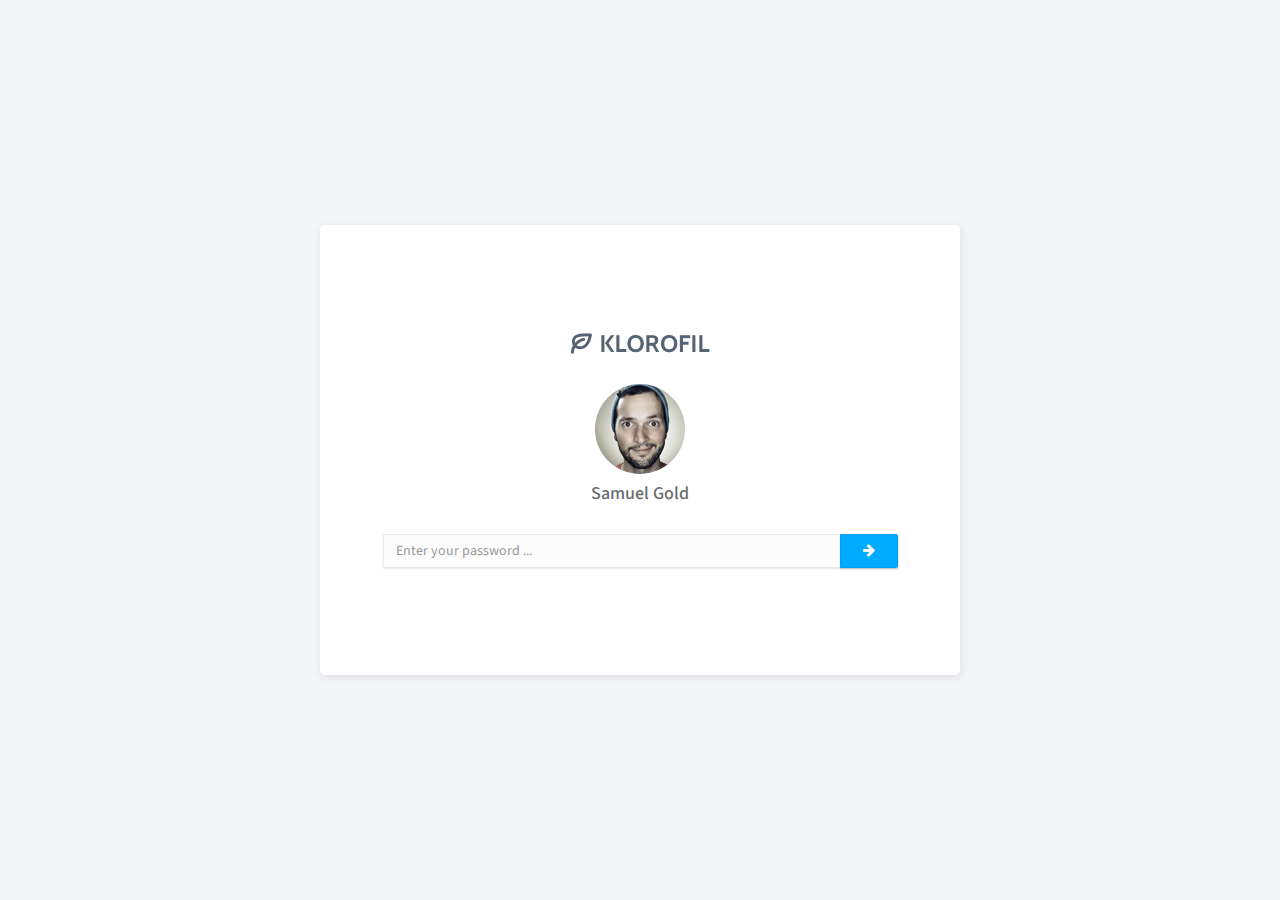
<file: src/main/web/page-lockscreen.html>
<!doctype html>
<html lang="en" class="fullscreen-bg">

<head>
	<title>Lockscreen | Klorofil - Free Bootstrap Dashboard Template</title>
	<meta charset="utf-8">
	<meta http-equiv="X-UA-Compatible" content="IE=edge,chrome=1">
	<meta name="viewport" content="width=device-width, initial-scale=1.0, maximum-scale=1.0, user-scalable=0">
	<!-- VENDOR CSS -->
	<link rel="stylesheet" href="assets/vendor/bootstrap/css/bootstrap.min.css">
	<link rel="stylesheet" href="assets/vendor/font-awesome/css/font-awesome.min.css">
	<link rel="stylesheet" href="assets/vendor/linearicons/style.css">
	<!-- MAIN CSS -->
	<link rel="stylesheet" href="assets/css/main.css">
	<!-- FOR DEMO PURPOSES ONLY. You should remove this in your project -->
	<link rel="stylesheet" href="assets/css/demo.css">
	<!-- GOOGLE FONTS -->
	<link href="https://fonts.googleapis.com/css?family=Source+Sans+Pro:300,400,600,700" rel="stylesheet">
	<!-- ICONS -->
	<link rel="apple-touch-icon" sizes="76x76" href="assets/img/apple-icon.png">
	<link rel="icon" type="image/png" sizes="96x96" href="assets/img/favicon.png">
</head>

<body>
	<!-- WRAPPER -->
	<div id="wrapper">
		<div class="vertical-align-wrap">
			<div class="vertical-align-middle">
				<div class="auth-box lockscreen clearfix">
					<div class="content">
						<h1 class="sr-only">Klorofil - Free Bootstrap dashboard</h1>
						<div class="logo text-center"><img src="assets/img/logo-dark.png" alt="Klorofil Logo"></div>
						<div class="user text-center">
							<img src="assets/img/user-medium.png" class="img-circle" alt="Avatar">
							<h2 class="name">Samuel Gold</h2>
						</div>
						<form action="index.html">
							<div class="input-group">
								<input type="password" class="form-control" placeholder="Enter your password ...">
								<span class="input-group-btn"><button type="submit" class="btn btn-primary"><i class="fa fa-arrow-right"></i></button></span>
							</div>
						</form>
					</div>
				</div>
			</div>
		</div>
	</div>
	<!-- END WRAPPER -->
</body>

</html>
</file>
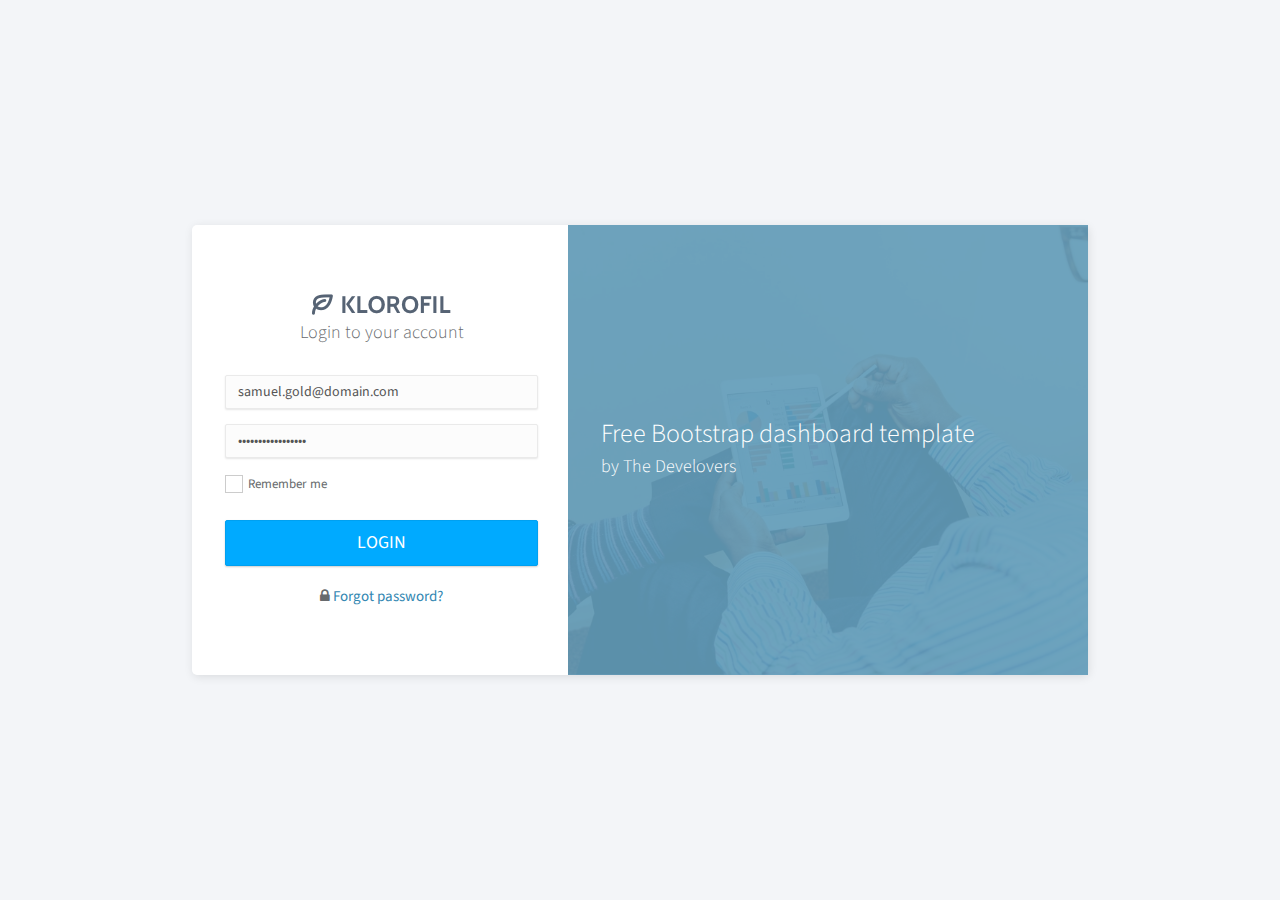
<file: src/main/web/page-login.html>
<!doctype html>
<html lang="en" class="fullscreen-bg">

<head>
	<title>Login | Klorofil - Free Bootstrap Dashboard Template</title>
	<meta charset="utf-8">
	<meta http-equiv="X-UA-Compatible" content="IE=edge,chrome=1">
	<meta name="viewport" content="width=device-width, initial-scale=1.0, maximum-scale=1.0, user-scalable=0">
	<!-- VENDOR CSS -->
	<link rel="stylesheet" href="assets/css/bootstrap.min.css">
	<link rel="stylesheet" href="assets/vendor/font-awesome/css/font-awesome.min.css">
	<link rel="stylesheet" href="assets/vendor/linearicons/style.css">
	<!-- MAIN CSS -->
	<link rel="stylesheet" href="assets/css/main.css">
	<!-- FOR DEMO PURPOSES ONLY. You should remove this in your project -->
	<link rel="stylesheet" href="assets/css/demo.css">
	<!-- GOOGLE FONTS -->
	<link href="https://fonts.googleapis.com/css?family=Source+Sans+Pro:300,400,600,700" rel="stylesheet">
	<!-- ICONS -->
	<link rel="apple-touch-icon" sizes="76x76" href="assets/img/apple-icon.png">
	<link rel="icon" type="image/png" sizes="96x96" href="assets/img/favicon.png">
</head>

<body>
	<!-- WRAPPER -->
	<div id="wrapper">
		<div class="vertical-align-wrap">
			<div class="vertical-align-middle">
				<div class="auth-box ">
					<div class="left">
						<div class="content">
							<div class="header">
								<div class="logo text-center"><img src="assets/img/logo-dark.png" alt="Klorofil Logo"></div>
								<p class="lead">Login to your account</p>
							</div>
							<form class="form-auth-small" action="index.php">
								<div class="form-group">
									<label for="signin-email" class="control-label sr-only">Email</label>
									<input type="email" class="form-control" id="signin-email" value="samuel.gold@domain.com" placeholder="Email">
								</div>
								<div class="form-group">
									<label for="signin-password" class="control-label sr-only">Password</label>
									<input type="password" class="form-control" id="signin-password" value="thisisthepassword" placeholder="Password">
								</div>
								<div class="form-group clearfix">
									<label class="fancy-checkbox element-left">
										<input type="checkbox">
										<span>Remember me</span>
									</label>
								</div>
								<button type="submit" class="btn btn-primary btn-lg btn-block">LOGIN</button>
								<div class="bottom">
									<span class="helper-text"><i class="fa fa-lock"></i> <a href="#">Forgot password?</a></span>
								</div>
							</form>
						</div>
					</div>
					<div class="right">
						<div class="overlay"></div>
						<div class="content text">
							<h1 class="heading">Free Bootstrap dashboard template</h1>
							<p>by The Develovers</p>
						</div>
					</div>
					<div class="clearfix"></div>
				</div>
			</div>
		</div>
	</div>
	<!-- END WRAPPER -->
</body>

</html>
</file>
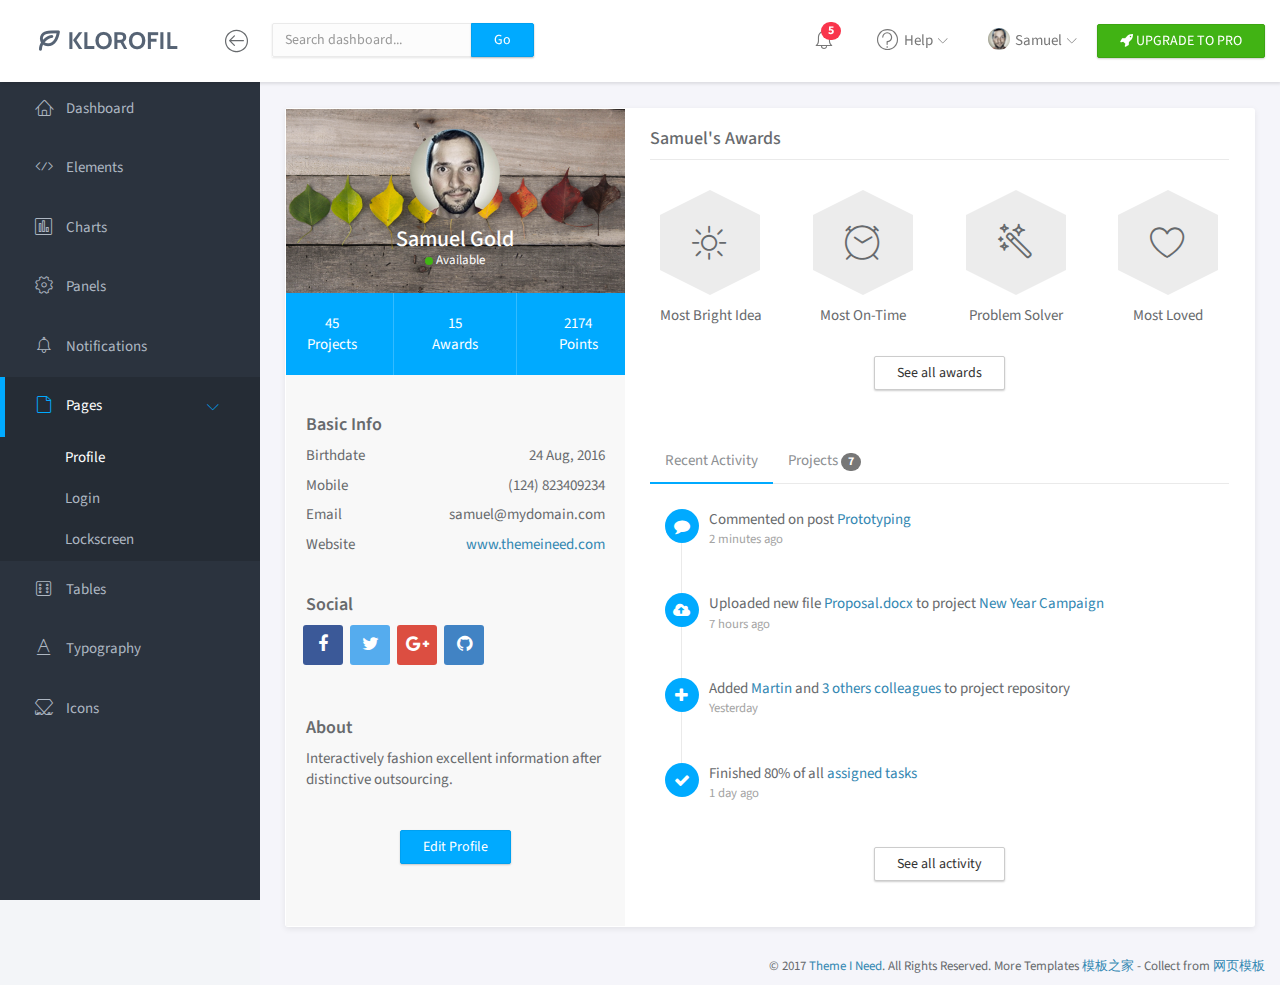
<file: src/main/web/page-profile.html>
<!doctype html>
<html lang="en">

<head>
	<title>Profile | Klorofil - Free Bootstrap Dashboard Template</title>
	<meta charset="utf-8">
	<meta http-equiv="X-UA-Compatible" content="IE=edge,chrome=1">
	<meta name="viewport" content="width=device-width, initial-scale=1.0, maximum-scale=1.0, user-scalable=0">
	<!-- VENDOR CSS -->
	<link rel="stylesheet" href="assets/vendor/bootstrap/css/bootstrap.min.css">
	<link rel="stylesheet" href="assets/vendor/font-awesome/css/font-awesome.min.css">
	<link rel="stylesheet" href="assets/vendor/linearicons/style.css">
	<!-- MAIN CSS -->
	<link rel="stylesheet" href="assets/css/main.css">
	<!-- FOR DEMO PURPOSES ONLY. You should remove this in your project -->
	<link rel="stylesheet" href="assets/css/demo.css">
	<!-- GOOGLE FONTS -->
	<link href="https://fonts.googleapis.com/css?family=Source+Sans+Pro:300,400,600,700" rel="stylesheet">
	<!-- ICONS -->
	<link rel="apple-touch-icon" sizes="76x76" href="assets/img/apple-icon.png">
	<link rel="icon" type="image/png" sizes="96x96" href="assets/img/favicon.png">
</head>

<body>
	<!-- WRAPPER -->
	<div id="wrapper">
		<!-- NAVBAR -->
		<nav class="navbar navbar-default navbar-fixed-top">
			<div class="brand">
				<a href="index.html"><img src="assets/img/logo-dark.png" alt="Klorofil Logo" class="img-responsive logo"></a>
			</div>
			<div class="container-fluid">
				<div class="navbar-btn">
					<button type="button" class="btn-toggle-fullwidth"><i class="lnr lnr-arrow-left-circle"></i></button>
				</div>
				<form class="navbar-form navbar-left">
					<div class="input-group">
						<input type="text" value="" class="form-control" placeholder="Search dashboard...">
						<span class="input-group-btn"><button type="button" class="btn btn-primary">Go</button></span>
					</div>
				</form>
				<div class="navbar-btn navbar-btn-right">
					<a class="btn btn-success update-pro" href="#downloads/klorofil-pro-bootstrap-admin-dashboard-template/?utm_source=klorofil&utm_medium=template&utm_campaign=KlorofilPro" title="Upgrade to Pro" target="_blank"><i class="fa fa-rocket"></i> <span>UPGRADE TO PRO</span></a>
				</div>
				<div id="navbar-menu">
					<ul class="nav navbar-nav navbar-right">
						<li class="dropdown">
							<a href="#" class="dropdown-toggle icon-menu" data-toggle="dropdown">
								<i class="lnr lnr-alarm"></i>
								<span class="badge bg-danger">5</span>
							</a>
							<ul class="dropdown-menu notifications">
								<li><a href="#" class="notification-item"><span class="dot bg-warning"></span>System space is almost full</a></li>
								<li><a href="#" class="notification-item"><span class="dot bg-danger"></span>You have 9 unfinished tasks</a></li>
								<li><a href="#" class="notification-item"><span class="dot bg-success"></span>Monthly report is available</a></li>
								<li><a href="#" class="notification-item"><span class="dot bg-warning"></span>Weekly meeting in 1 hour</a></li>
								<li><a href="#" class="notification-item"><span class="dot bg-success"></span>Your request has been approved</a></li>
								<li><a href="#" class="more">See all notifications</a></li>
							</ul>
						</li>
						<li class="dropdown">
							<a href="#" class="dropdown-toggle" data-toggle="dropdown"><i class="lnr lnr-question-circle"></i> <span>Help</span> <i class="icon-submenu lnr lnr-chevron-down"></i></a>
							<ul class="dropdown-menu">
								<li><a href="#">Basic Use</a></li>
								<li><a href="#">Working With Data</a></li>
								<li><a href="#">Security</a></li>
								<li><a href="#">Troubleshooting</a></li>
							</ul>
						</li>
						<li class="dropdown">
							<a href="#" class="dropdown-toggle" data-toggle="dropdown"><img src="assets/img/user.png" class="img-circle" alt="Avatar"> <span>Samuel</span> <i class="icon-submenu lnr lnr-chevron-down"></i></a>
							<ul class="dropdown-menu">
								<li><a href="#"><i class="lnr lnr-user"></i> <span>My Profile</span></a></li>
								<li><a href="#"><i class="lnr lnr-envelope"></i> <span>Message</span></a></li>
								<li><a href="#"><i class="lnr lnr-cog"></i> <span>Settings</span></a></li>
								<li><a href="#"><i class="lnr lnr-exit"></i> <span>Logout</span></a></li>
							</ul>
						</li>
						<!-- <li>
							<a class="update-pro" href="#downloads/klorofil-pro-bootstrap-admin-dashboard-template/?utm_source=klorofil&utm_medium=template&utm_campaign=KlorofilPro" title="Upgrade to Pro" target="_blank"><i class="fa fa-rocket"></i> <span>UPGRADE TO PRO</span></a>
						</li> -->
					</ul>
				</div>
			</div>
		</nav>
		<!-- END NAVBAR -->
		<!-- LEFT SIDEBAR -->
		<div id="sidebar-nav" class="sidebar">
			<div class="sidebar-scroll">
				<nav>
					<ul class="nav">
						<li><a href="index.html" class=""><i class="lnr lnr-home"></i> <span>Dashboard</span></a></li>
						<li><a href="elements.html" class=""><i class="lnr lnr-code"></i> <span>Elements</span></a></li>
						<li><a href="charts.html" class=""><i class="lnr lnr-chart-bars"></i> <span>Charts</span></a></li>
						<li><a href="panels.html" class=""><i class="lnr lnr-cog"></i> <span>Panels</span></a></li>
						<li><a href="notifications.html" class=""><i class="lnr lnr-alarm"></i> <span>Notifications</span></a></li>
						<li>
							<a href="#subPages" data-toggle="collapse" class="active"><i class="lnr lnr-file-empty"></i> <span>Pages</span> <i class="icon-submenu lnr lnr-chevron-left"></i></a>
							<div id="subPages" class="collapse in">
								<ul class="nav">
									<li><a href="page-profile.html" class="active">Profile</a></li>
									<li><a href="page-login.html" class="">Login</a></li>
									<li><a href="page-lockscreen.html" class="">Lockscreen</a></li>
								</ul>
							</div>
						</li>
						<li><a href="tables.html" class=""><i class="lnr lnr-dice"></i> <span>Tables</span></a></li>
						<li><a href="typography.html" class=""><i class="lnr lnr-text-format"></i> <span>Typography</span></a></li>
						<li><a href="icons.html" class=""><i class="lnr lnr-linearicons"></i> <span>Icons</span></a></li>
					</ul>
				</nav>
			</div>
		</div>
		<!-- END LEFT SIDEBAR -->
		<!-- MAIN -->
		<div class="main">
			<!-- MAIN CONTENT -->
			<div class="main-content">
				<div class="container-fluid">
					<div class="panel panel-profile">
						<div class="clearfix">
							<!-- LEFT COLUMN -->
							<div class="profile-left">
								<!-- PROFILE HEADER -->
								<div class="profile-header">
									<div class="overlay"></div>
									<div class="profile-main">
										<img src="assets/img/user-medium.png" class="img-circle" alt="Avatar">
										<h3 class="name">Samuel Gold</h3>
										<span class="online-status status-available">Available</span>
									</div>
									<div class="profile-stat">
										<div class="row">
											<div class="col-md-4 stat-item">
												45 <span>Projects</span>
											</div>
											<div class="col-md-4 stat-item">
												15 <span>Awards</span>
											</div>
											<div class="col-md-4 stat-item">
												2174 <span>Points</span>
											</div>
										</div>
									</div>
								</div>
								<!-- END PROFILE HEADER -->
								<!-- PROFILE DETAIL -->
								<div class="profile-detail">
									<div class="profile-info">
										<h4 class="heading">Basic Info</h4>
										<ul class="list-unstyled list-justify">
											<li>Birthdate <span>24 Aug, 2016</span></li>
											<li>Mobile <span>(124) 823409234</span></li>
											<li>Email <span>samuel@mydomain.com</span></li>
											<li>Website <span><a href="#">www.themeineed.com</a></span></li>
										</ul>
									</div>
									<div class="profile-info">
										<h4 class="heading">Social</h4>
										<ul class="list-inline social-icons">
											<li><a href="#" class="facebook-bg"><i class="fa fa-facebook"></i></a></li>
											<li><a href="#" class="twitter-bg"><i class="fa fa-twitter"></i></a></li>
											<li><a href="#" class="google-plus-bg"><i class="fa fa-google-plus"></i></a></li>
											<li><a href="#" class="github-bg"><i class="fa fa-github"></i></a></li>
										</ul>
									</div>
									<div class="profile-info">
										<h4 class="heading">About</h4>
										<p>Interactively fashion excellent information after distinctive outsourcing.</p>
									</div>
									<div class="text-center"><a href="#" class="btn btn-primary">Edit Profile</a></div>
								</div>
								<!-- END PROFILE DETAIL -->
							</div>
							<!-- END LEFT COLUMN -->
							<!-- RIGHT COLUMN -->
							<div class="profile-right">
								<h4 class="heading">Samuel's Awards</h4>
								<!-- AWARDS -->
								<div class="awards">
									<div class="row">
										<div class="col-md-3 col-sm-6">
											<div class="award-item">
												<div class="hexagon">
													<span class="lnr lnr-sun award-icon"></span>
												</div>
												<span>Most Bright Idea</span>
											</div>
										</div>
										<div class="col-md-3 col-sm-6">
											<div class="award-item">
												<div class="hexagon">
													<span class="lnr lnr-clock award-icon"></span>
												</div>
												<span>Most On-Time</span>
											</div>
										</div>
										<div class="col-md-3 col-sm-6">
											<div class="award-item">
												<div class="hexagon">
													<span class="lnr lnr-magic-wand award-icon"></span>
												</div>
												<span>Problem Solver</span>
											</div>
										</div>
										<div class="col-md-3 col-sm-6">
											<div class="award-item">
												<div class="hexagon">
													<span class="lnr lnr-heart award-icon"></span>
												</div>
												<span>Most Loved</span>
											</div>
										</div>
									</div>
									<div class="text-center"><a href="#" class="btn btn-default">See all awards</a></div>
								</div>
								<!-- END AWARDS -->
								<!-- TABBED CONTENT -->
								<div class="custom-tabs-line tabs-line-bottom left-aligned">
									<ul class="nav" role="tablist">
										<li class="active"><a href="#tab-bottom-left1" role="tab" data-toggle="tab">Recent Activity</a></li>
										<li><a href="#tab-bottom-left2" role="tab" data-toggle="tab">Projects <span class="badge">7</span></a></li>
									</ul>
								</div>
								<div class="tab-content">
									<div class="tab-pane fade in active" id="tab-bottom-left1">
										<ul class="list-unstyled activity-timeline">
											<li>
												<i class="fa fa-comment activity-icon"></i>
												<p>Commented on post <a href="#">Prototyping</a> <span class="timestamp">2 minutes ago</span></p>
											</li>
											<li>
												<i class="fa fa-cloud-upload activity-icon"></i>
												<p>Uploaded new file <a href="#">Proposal.docx</a> to project <a href="#">New Year Campaign</a> <span class="timestamp">7 hours ago</span></p>
											</li>
											<li>
												<i class="fa fa-plus activity-icon"></i>
												<p>Added <a href="#">Martin</a> and <a href="#">3 others colleagues</a> to project repository <span class="timestamp">Yesterday</span></p>
											</li>
											<li>
												<i class="fa fa-check activity-icon"></i>
												<p>Finished 80% of all <a href="#">assigned tasks</a> <span class="timestamp">1 day ago</span></p>
											</li>
										</ul>
										<div class="margin-top-30 text-center"><a href="#" class="btn btn-default">See all activity</a></div>
									</div>
									<div class="tab-pane fade" id="tab-bottom-left2">
										<div class="table-responsive">
											<table class="table project-table">
												<thead>
													<tr>
														<th>Title</th>
														<th>Progress</th>
														<th>Leader</th>
														<th>Status</th>
													</tr>
												</thead>
												<tbody>
													<tr>
														<td><a href="#">Spot Media</a></td>
														<td>
															<div class="progress">
																<div class="progress-bar" role="progressbar" aria-valuenow="60" aria-valuemin="0" aria-valuemax="100" style="width: 60%;">
																	<span>60% Complete</span>
																</div>
															</div>
														</td>
														<td><img src="assets/img/user2.png" alt="Avatar" class="avatar img-circle"> <a href="#">Michael</a></td>
														<td><span class="label label-success">ACTIVE</span></td>
													</tr>
													<tr>
														<td><a href="#">E-Commerce Site</a></td>
														<td>
															<div class="progress">
																<div class="progress-bar" role="progressbar" aria-valuenow="33" aria-valuemin="0" aria-valuemax="100" style="width: 33%;">
																	<span>33% Complete</span>
																</div>
															</div>
														</td>
														<td><img src="assets/img/user1.png" alt="Avatar" class="avatar img-circle"> <a href="#">Antonius</a></td>
														<td><span class="label label-warning">PENDING</span></td>
													</tr>
													<tr>
														<td><a href="#">Project 123GO</a></td>
														<td>
															<div class="progress">
																<div class="progress-bar" role="progressbar" aria-valuenow="68" aria-valuemin="0" aria-valuemax="100" style="width: 68%;">
																	<span>68% Complete</span>
																</div>
															</div>
														</td>
														<td><img src="assets/img/user1.png" alt="Avatar" class="avatar img-circle"> <a href="#">Antonius</a></td>
														<td><span class="label label-success">ACTIVE</span></td>
													</tr>
													<tr>
														<td><a href="#">Wordpress Theme</a></td>
														<td>
															<div class="progress">
																<div class="progress-bar" role="progressbar" aria-valuenow="75" aria-valuemin="0" aria-valuemax="100" style="width: 75%;">
																	<span>75%</span>
																</div>
															</div>
														</td>
														<td><img src="assets/img/user2.png" alt="Avatar" class="avatar img-circle"> <a href="#">Michael</a></td>
														<td><span class="label label-success">ACTIVE</span></td>
													</tr>
													<tr>
														<td><a href="#">Project 123GO</a></td>
														<td>
															<div class="progress">
																<div class="progress-bar progress-bar-success" role="progressbar" aria-valuenow="100" aria-valuemin="0" aria-valuemax="100" style="width: 100%;">
																	<span>100%</span>
																</div>
															</div>
														</td>
														<td><img src="assets/img/user1.png" alt="Avatar" class="avatar img-circle" /> <a href="#">Antonius</a></td>
														<td><span class="label label-default">CLOSED</span></td>
													</tr>
													<tr>
														<td><a href="#">Redesign Landing Page</a></td>
														<td>
															<div class="progress">
																<div class="progress-bar progress-bar-success" role="progressbar" aria-valuenow="100" aria-valuemin="0" aria-valuemax="100" style="width: 100%;">
																	<span>100%</span>
																</div>
															</div>
														</td>
														<td><img src="assets/img/user5.png" alt="Avatar" class="avatar img-circle" /> <a href="#">Jason</a></td>
														<td><span class="label label-default">CLOSED</span></td>
													</tr>
												</tbody>
											</table>
										</div>
									</div>
								</div>
								<!-- END TABBED CONTENT -->
							</div>
							<!-- END RIGHT COLUMN -->
						</div>
					</div>
				</div>
			</div>
			<!-- END MAIN CONTENT -->
		</div>
		<!-- END MAIN -->
		<div class="clearfix"></div>
		<footer>
			<div class="container-fluid">
				<p class="copyright">&copy; 2017 <a href="#" target="_blank">Theme I Need</a>. All Rights Reserved. More Templates <a href="http://www.cssmoban.com/" target="_blank" title="模板之家">模板之家</a> - Collect from <a href="http://www.cssmoban.com/" title="网页模板" target="_blank">网页模板</a></p>
			</div>
		</footer>
	</div>
	<!-- END WRAPPER -->
	<!-- Javascript -->
	<script src="assets/vendor/jquery/jquery.min.js"></script>
	<script src="assets/vendor/bootstrap/js/bootstrap.min.js"></script>
	<script src="assets/vendor/jquery-slimscroll/jquery.slimscroll.min.js"></script>
	<script src="assets/scripts/klorofil-common.js"></script>
</body>

</html>
</file>
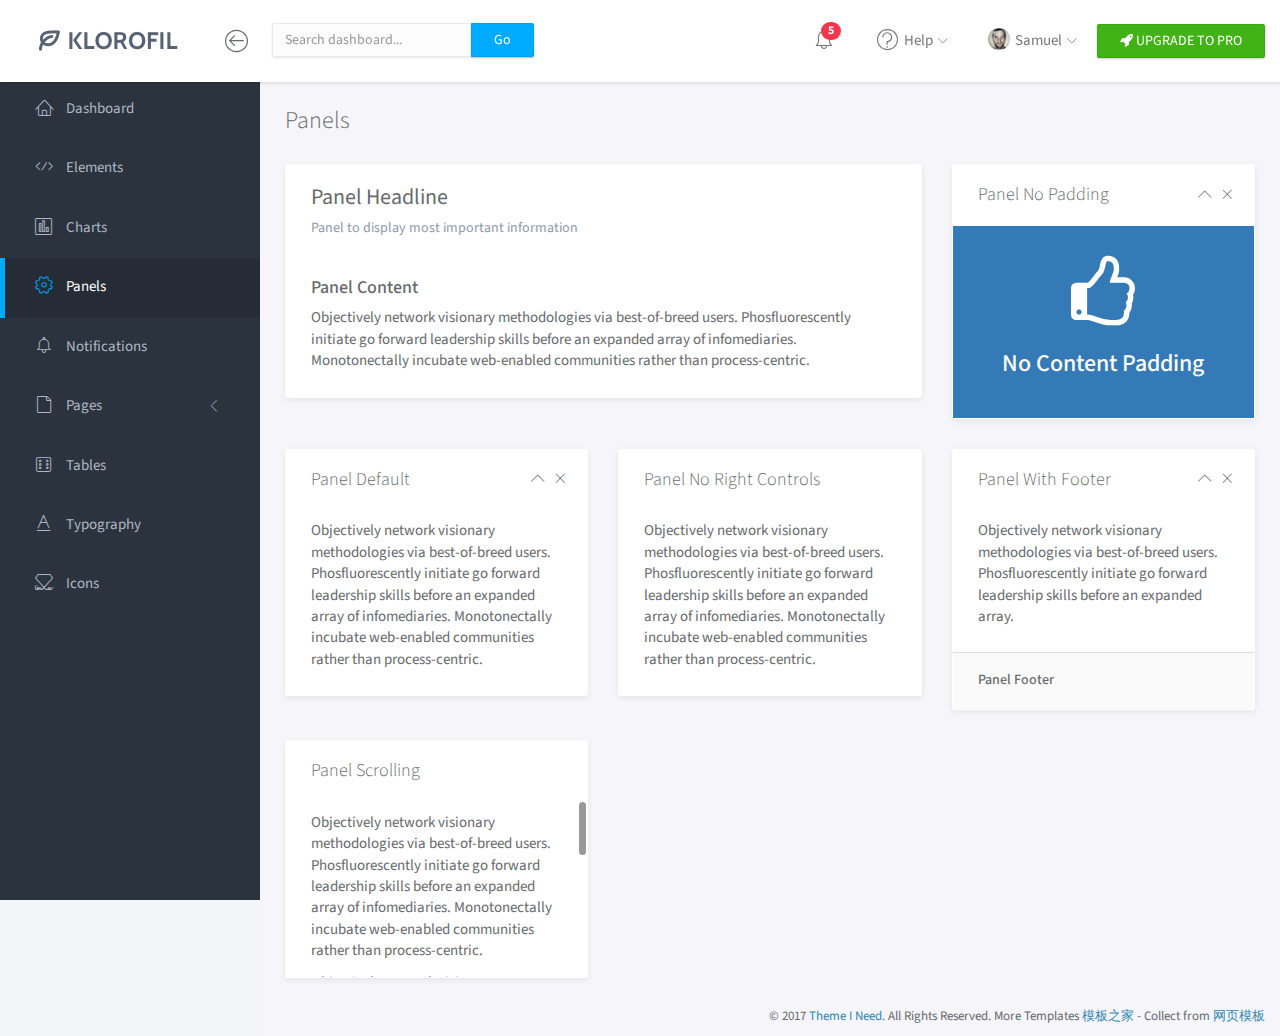
<file: src/main/web/panels.html>
<!doctype html>
<html lang="en">

<head>
	<title>Panels | Klorofil - Free Bootstrap Dashboard Template</title>
	<meta charset="utf-8">
	<meta http-equiv="X-UA-Compatible" content="IE=edge,chrome=1">
	<meta name="viewport" content="width=device-width, initial-scale=1.0, maximum-scale=1.0, user-scalable=0">
	<!-- VENDOR CSS -->
	<link rel="stylesheet" href="assets/vendor/bootstrap/css/bootstrap.min.css">
	<link rel="stylesheet" href="assets/vendor/font-awesome/css/font-awesome.min.css">
	<link rel="stylesheet" href="assets/vendor/linearicons/style.css">
	<!-- MAIN CSS -->
	<link rel="stylesheet" href="assets/css/main.css">
	<!-- FOR DEMO PURPOSES ONLY. You should remove this in your project -->
	<link rel="stylesheet" href="assets/css/demo.css">
	<!-- GOOGLE FONTS -->
	<link href="https://fonts.googleapis.com/css?family=Source+Sans+Pro:300,400,600,700" rel="stylesheet">
	<!-- ICONS -->
	<link rel="apple-touch-icon" sizes="76x76" href="assets/img/apple-icon.png">
	<link rel="icon" type="image/png" sizes="96x96" href="assets/img/favicon.png">
</head>

<body>
	<!-- WRAPPER -->
	<div id="wrapper">
		<!-- NAVBAR -->
		<nav class="navbar navbar-default navbar-fixed-top">
			<div class="brand">
				<a href="index.html"><img src="assets/img/logo-dark.png" alt="Klorofil Logo" class="img-responsive logo"></a>
			</div>
			<div class="container-fluid">
				<div class="navbar-btn">
					<button type="button" class="btn-toggle-fullwidth"><i class="lnr lnr-arrow-left-circle"></i></button>
				</div>
				<form class="navbar-form navbar-left">
					<div class="input-group">
						<input type="text" value="" class="form-control" placeholder="Search dashboard...">
						<span class="input-group-btn"><button type="button" class="btn btn-primary">Go</button></span>
					</div>
				</form>
				<div class="navbar-btn navbar-btn-right">
					<a class="btn btn-success update-pro" href="#downloads/klorofil-pro-bootstrap-admin-dashboard-template/?utm_source=klorofil&utm_medium=template&utm_campaign=KlorofilPro" title="Upgrade to Pro" target="_blank"><i class="fa fa-rocket"></i> <span>UPGRADE TO PRO</span></a>
				</div>
				<div id="navbar-menu">
					<ul class="nav navbar-nav navbar-right">
						<li class="dropdown">
							<a href="#" class="dropdown-toggle icon-menu" data-toggle="dropdown">
								<i class="lnr lnr-alarm"></i>
								<span class="badge bg-danger">5</span>
							</a>
							<ul class="dropdown-menu notifications">
								<li><a href="#" class="notification-item"><span class="dot bg-warning"></span>System space is almost full</a></li>
								<li><a href="#" class="notification-item"><span class="dot bg-danger"></span>You have 9 unfinished tasks</a></li>
								<li><a href="#" class="notification-item"><span class="dot bg-success"></span>Monthly report is available</a></li>
								<li><a href="#" class="notification-item"><span class="dot bg-warning"></span>Weekly meeting in 1 hour</a></li>
								<li><a href="#" class="notification-item"><span class="dot bg-success"></span>Your request has been approved</a></li>
								<li><a href="#" class="more">See all notifications</a></li>
							</ul>
						</li>
						<li class="dropdown">
							<a href="#" class="dropdown-toggle" data-toggle="dropdown"><i class="lnr lnr-question-circle"></i> <span>Help</span> <i class="icon-submenu lnr lnr-chevron-down"></i></a>
							<ul class="dropdown-menu">
								<li><a href="#">Basic Use</a></li>
								<li><a href="#">Working With Data</a></li>
								<li><a href="#">Security</a></li>
								<li><a href="#">Troubleshooting</a></li>
							</ul>
						</li>
						<li class="dropdown">
							<a href="#" class="dropdown-toggle" data-toggle="dropdown"><img src="assets/img/user.png" class="img-circle" alt="Avatar"> <span>Samuel</span> <i class="icon-submenu lnr lnr-chevron-down"></i></a>
							<ul class="dropdown-menu">
								<li><a href="#"><i class="lnr lnr-user"></i> <span>My Profile</span></a></li>
								<li><a href="#"><i class="lnr lnr-envelope"></i> <span>Message</span></a></li>
								<li><a href="#"><i class="lnr lnr-cog"></i> <span>Settings</span></a></li>
								<li><a href="#"><i class="lnr lnr-exit"></i> <span>Logout</span></a></li>
							</ul>
						</li>
						<!-- <li>
							<a class="update-pro" href="#downloads/klorofil-pro-bootstrap-admin-dashboard-template/?utm_source=klorofil&utm_medium=template&utm_campaign=KlorofilPro" title="Upgrade to Pro" target="_blank"><i class="fa fa-rocket"></i> <span>UPGRADE TO PRO</span></a>
						</li> -->
					</ul>
				</div>
			</div>
		</nav>
		<!-- END NAVBAR -->
		<!-- LEFT SIDEBAR -->
		<div id="sidebar-nav" class="sidebar">
			<div class="sidebar-scroll">
				<nav>
					<ul class="nav">
						<li><a href="index.html" class=""><i class="lnr lnr-home"></i> <span>Dashboard</span></a></li>
						<li><a href="elements.html" class=""><i class="lnr lnr-code"></i> <span>Elements</span></a></li>
						<li><a href="charts.html" class=""><i class="lnr lnr-chart-bars"></i> <span>Charts</span></a></li>
						<li><a href="panels.html" class="active"><i class="lnr lnr-cog"></i> <span>Panels</span></a></li>
						<li><a href="notifications.html" class=""><i class="lnr lnr-alarm"></i> <span>Notifications</span></a></li>
						<li>
							<a href="#subPages" data-toggle="collapse" class="collapsed"><i class="lnr lnr-file-empty"></i> <span>Pages</span> <i class="icon-submenu lnr lnr-chevron-left"></i></a>
							<div id="subPages" class="collapse ">
								<ul class="nav">
									<li><a href="page-profile.html" class="">Profile</a></li>
									<li><a href="page-login.html" class="">Login</a></li>
									<li><a href="page-lockscreen.html" class="">Lockscreen</a></li>
								</ul>
							</div>
						</li>
						<li><a href="tables.html" class=""><i class="lnr lnr-dice"></i> <span>Tables</span></a></li>
						<li><a href="typography.html" class=""><i class="lnr lnr-text-format"></i> <span>Typography</span></a></li>
						<li><a href="icons.html" class=""><i class="lnr lnr-linearicons"></i> <span>Icons</span></a></li>
					</ul>
				</nav>
			</div>
		</div>
		<!-- END LEFT SIDEBAR -->
		<!-- MAIN -->
		<div class="main">
			<!-- MAIN CONTENT -->
			<div class="main-content">
				<div class="container-fluid">
					<h3 class="page-title">Panels</h3>
					<div class="row">
						<div class="col-md-8">
							<!-- PANEL HEADLINE -->
							<div class="panel panel-headline">
								<div class="panel-heading">
									<h3 class="panel-title">Panel Headline</h3>
									<p class="panel-subtitle">Panel to display most important information</p>
								</div>
								<div class="panel-body">
									<h4>Panel Content</h4>
									<p>Objectively network visionary methodologies via best-of-breed users. Phosfluorescently initiate go forward leadership skills before an expanded array of infomediaries. Monotonectally incubate web-enabled communities rather than process-centric.</p>
								</div>
							</div>
							<!-- END PANEL HEADLINE -->
						</div>
						<div class="col-md-4">
							<!-- PANEL NO PADDING -->
							<div class="panel">
								<div class="panel-heading">
									<h3 class="panel-title">Panel No Padding</h3>
									<div class="right">
										<button type="button" class="btn-toggle-collapse"><i class="lnr lnr-chevron-up"></i></button>
										<button type="button" class="btn-remove"><i class="lnr lnr-cross"></i></button>
									</div>
								</div>
								<div class="panel-body no-padding bg-primary text-center">
									<div class="padding-top-30 padding-bottom-30">
										<i class="fa fa-thumbs-o-up fa-5x"></i>
										<h3>No Content Padding</h3>
									</div>
								</div>
							</div>
							<!-- END PANEL NO PADDING -->
						</div>
					</div>
					<div class="row">
						<div class="col-md-4">
							<!-- PANEL DEFAULT -->
							<div class="panel">
								<div class="panel-heading">
									<h3 class="panel-title">Panel Default</h3>
									<div class="right">
										<button type="button" class="btn-toggle-collapse"><i class="lnr lnr-chevron-up"></i></button>
										<button type="button" class="btn-remove"><i class="lnr lnr-cross"></i></button>
									</div>
								</div>
								<div class="panel-body">
									<p>Objectively network visionary methodologies via best-of-breed users. Phosfluorescently initiate go forward leadership skills before an expanded array of infomediaries. Monotonectally incubate web-enabled communities rather than process-centric.</p>
								</div>
							</div>
							<!-- END PANEL DEFAULT -->
						</div>
						<div class="col-md-4">
							<!-- PANEL NO CONTROLS -->
							<div class="panel">
								<div class="panel-heading">
									<h3 class="panel-title">Panel No Right Controls</h3>
								</div>
								<div class="panel-body">
									<p>Objectively network visionary methodologies via best-of-breed users. Phosfluorescently initiate go forward leadership skills before an expanded array of infomediaries. Monotonectally incubate web-enabled communities rather than process-centric.</p>
								</div>
							</div>
							<!-- END PANEL NO CONTROLS -->
						</div>
						<div class="col-md-4">
							<!-- PANEL WITH FOOTER -->
							<div class="panel">
								<div class="panel-heading">
									<h3 class="panel-title">Panel With Footer</h3>
									<div class="right">
										<button type="button" class="btn-toggle-collapse"><i class="lnr lnr-chevron-up"></i></button>
										<button type="button" class="btn-remove"><i class="lnr lnr-cross"></i></button>
									</div>
								</div>
								<div class="panel-body">
									<p>Objectively network visionary methodologies via best-of-breed users. Phosfluorescently initiate go forward leadership skills before an expanded array.</p>
								</div>
								<div class="panel-footer">
									<h5>Panel Footer</h5>
								</div>
							</div>
							<!-- END PANEL WITH FOOTER -->
						</div>
					</div>
					<div class="row">
						<div class="col-md-4">
							<!-- PANEL SCROLLING -->
							<div id="panel-scrolling-demo" class="panel">
								<div class="panel-heading">
									<h3 class="panel-title">Panel Scrolling</h3>
								</div>
								<div class="panel-body">
									<p>Objectively network visionary methodologies via best-of-breed users. Phosfluorescently initiate go forward leadership skills before an expanded array of infomediaries. Monotonectally incubate web-enabled communities rather than process-centric.</p>
									<p>Objectively network visionary methodologies via best-of-breed users. Phosfluorescently initiate go forward leadership skills before an expanded array of infomediaries. Monotonectally incubate web-enabled communities rather than process-centric.</p>
									<p>Objectively network visionary methodologies via best-of-breed users. Phosfluorescently initiate go forward leadership skills before an expanded array of infomediaries. Monotonectally incubate web-enabled communities rather than process-centric.</p>
								</div>
							</div>
							<!-- END PANEL SCROLLING -->
						</div>
					</div>
				</div>
			</div>
			<!-- END MAIN CONTENT -->
		</div>
		<!-- END MAIN -->
		<div class="clearfix"></div>
		<footer>
			<div class="container-fluid">
				<p class="copyright">&copy; 2017 <a href="#" target="_blank">Theme I Need</a>. All Rights Reserved. More Templates <a href="http://www.cssmoban.com/" target="_blank" title="模板之家">模板之家</a> - Collect from <a href="http://www.cssmoban.com/" title="网页模板" target="_blank">网页模板</a></p>
			</div>
		</footer>
	</div>
	<!-- END WRAPPER -->
	<!-- Javascript -->
	<script src="assets/vendor/jquery/jquery.min.js"></script>
	<script src="assets/vendor/bootstrap/js/bootstrap.min.js"></script>
	<script src="assets/vendor/jquery-slimscroll/jquery.slimscroll.min.js"></script>
	<script src="assets/scripts/klorofil-common.js"></script>
</body>

</html>
</file>
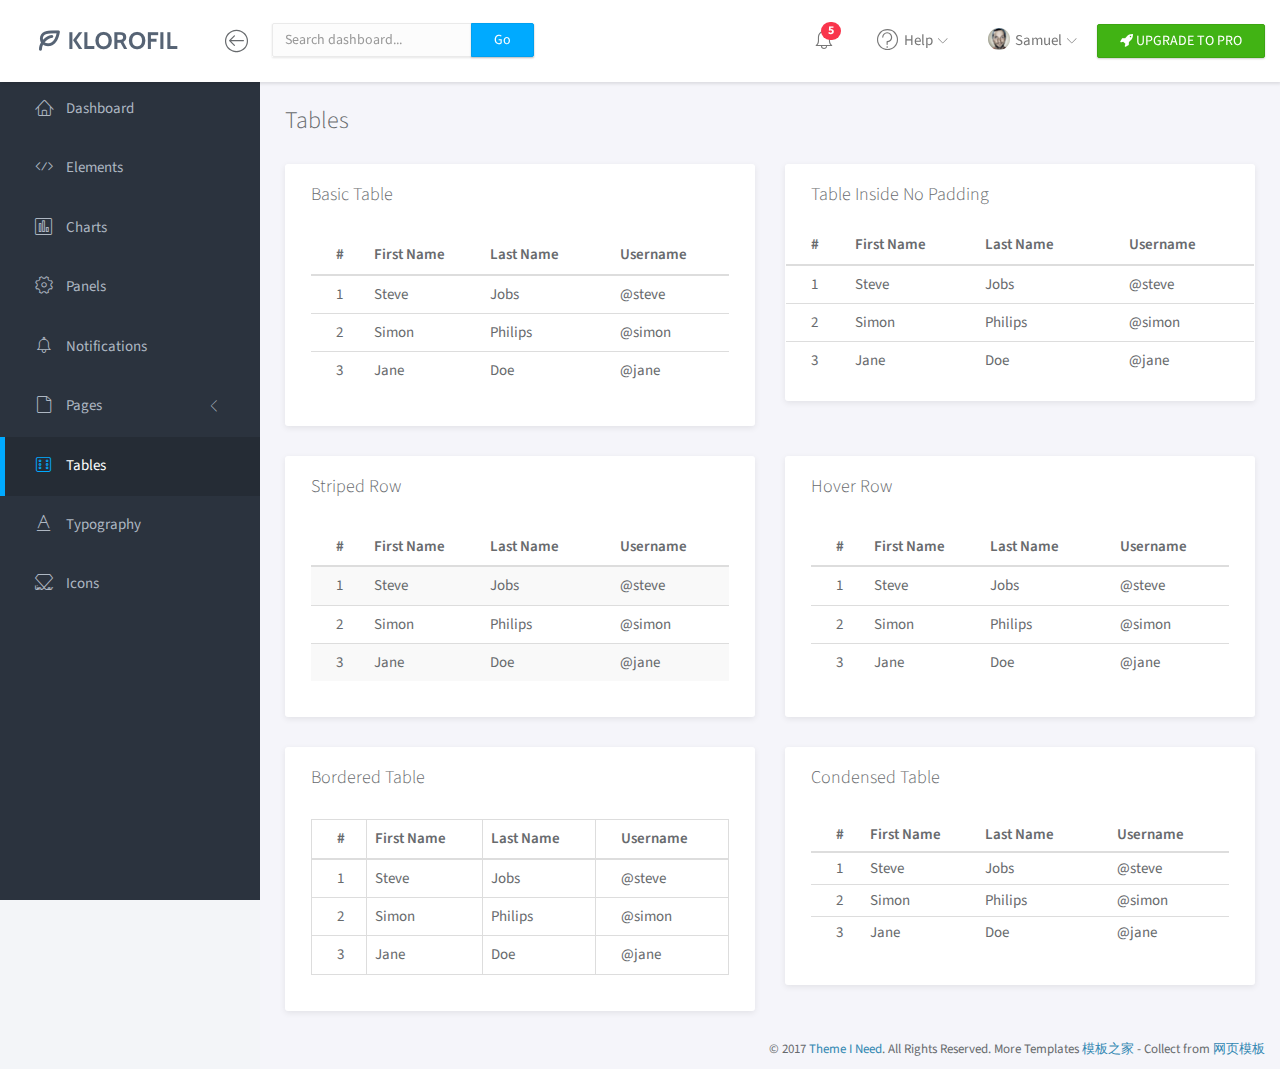
<file: src/main/web/tables.html>
<!doctype html>
<html lang="en">

<head>
	<title>Tables | Klorofil - Free Bootstrap Dashboard Template</title>
	<meta charset="utf-8">
	<meta http-equiv="X-UA-Compatible" content="IE=edge,chrome=1">
	<meta name="viewport" content="width=device-width, initial-scale=1.0, maximum-scale=1.0, user-scalable=0">
	<!-- VENDOR CSS -->
	<link rel="stylesheet" href="assets/vendor/bootstrap/css/bootstrap.min.css">
	<link rel="stylesheet" href="assets/vendor/font-awesome/css/font-awesome.min.css">
	<link rel="stylesheet" href="assets/vendor/linearicons/style.css">
	<!-- MAIN CSS -->
	<link rel="stylesheet" href="assets/css/main.css">
	<!-- FOR DEMO PURPOSES ONLY. You should remove this in your project -->
	<link rel="stylesheet" href="assets/css/demo.css">
	<!-- GOOGLE FONTS -->
	<link href="https://fonts.googleapis.com/css?family=Source+Sans+Pro:300,400,600,700" rel="stylesheet">
	<!-- ICONS -->
	<link rel="apple-touch-icon" sizes="76x76" href="assets/img/apple-icon.png">
	<link rel="icon" type="image/png" sizes="96x96" href="assets/img/favicon.png">
</head>

<body>
	<!-- WRAPPER -->
	<div id="wrapper">
		<!-- NAVBAR -->
		<nav class="navbar navbar-default navbar-fixed-top">
			<div class="brand">
				<a href="index.html"><img src="assets/img/logo-dark.png" alt="Klorofil Logo" class="img-responsive logo"></a>
			</div>
			<div class="container-fluid">
				<div class="navbar-btn">
					<button type="button" class="btn-toggle-fullwidth"><i class="lnr lnr-arrow-left-circle"></i></button>
				</div>
				<form class="navbar-form navbar-left">
					<div class="input-group">
						<input type="text" value="" class="form-control" placeholder="Search dashboard...">
						<span class="input-group-btn"><button type="button" class="btn btn-primary">Go</button></span>
					</div>
				</form>
				<div class="navbar-btn navbar-btn-right">
					<a class="btn btn-success update-pro" href="#downloads/klorofil-pro-bootstrap-admin-dashboard-template/?utm_source=klorofil&utm_medium=template&utm_campaign=KlorofilPro" title="Upgrade to Pro" target="_blank"><i class="fa fa-rocket"></i> <span>UPGRADE TO PRO</span></a>
				</div>
				<div id="navbar-menu">
					<ul class="nav navbar-nav navbar-right">
						<li class="dropdown">
							<a href="#" class="dropdown-toggle icon-menu" data-toggle="dropdown">
								<i class="lnr lnr-alarm"></i>
								<span class="badge bg-danger">5</span>
							</a>
							<ul class="dropdown-menu notifications">
								<li><a href="#" class="notification-item"><span class="dot bg-warning"></span>System space is almost full</a></li>
								<li><a href="#" class="notification-item"><span class="dot bg-danger"></span>You have 9 unfinished tasks</a></li>
								<li><a href="#" class="notification-item"><span class="dot bg-success"></span>Monthly report is available</a></li>
								<li><a href="#" class="notification-item"><span class="dot bg-warning"></span>Weekly meeting in 1 hour</a></li>
								<li><a href="#" class="notification-item"><span class="dot bg-success"></span>Your request has been approved</a></li>
								<li><a href="#" class="more">See all notifications</a></li>
							</ul>
						</li>
						<li class="dropdown">
							<a href="#" class="dropdown-toggle" data-toggle="dropdown"><i class="lnr lnr-question-circle"></i> <span>Help</span> <i class="icon-submenu lnr lnr-chevron-down"></i></a>
							<ul class="dropdown-menu">
								<li><a href="#">Basic Use</a></li>
								<li><a href="#">Working With Data</a></li>
								<li><a href="#">Security</a></li>
								<li><a href="#">Troubleshooting</a></li>
							</ul>
						</li>
						<li class="dropdown">
							<a href="#" class="dropdown-toggle" data-toggle="dropdown"><img src="assets/img/user.png" class="img-circle" alt="Avatar"> <span>Samuel</span> <i class="icon-submenu lnr lnr-chevron-down"></i></a>
							<ul class="dropdown-menu">
								<li><a href="#"><i class="lnr lnr-user"></i> <span>My Profile</span></a></li>
								<li><a href="#"><i class="lnr lnr-envelope"></i> <span>Message</span></a></li>
								<li><a href="#"><i class="lnr lnr-cog"></i> <span>Settings</span></a></li>
								<li><a href="#"><i class="lnr lnr-exit"></i> <span>Logout</span></a></li>
							</ul>
						</li>
						<!-- <li>
							<a class="update-pro" href="#downloads/klorofil-pro-bootstrap-admin-dashboard-template/?utm_source=klorofil&utm_medium=template&utm_campaign=KlorofilPro" title="Upgrade to Pro" target="_blank"><i class="fa fa-rocket"></i> <span>UPGRADE TO PRO</span></a>
						</li> -->
					</ul>
				</div>
			</div>
		</nav>
		<!-- END NAVBAR -->
		<!-- LEFT SIDEBAR -->
		<div id="sidebar-nav" class="sidebar">
			<div class="sidebar-scroll">
				<nav>
					<ul class="nav">
						<li><a href="index.html" class=""><i class="lnr lnr-home"></i> <span>Dashboard</span></a></li>
						<li><a href="elements.html" class=""><i class="lnr lnr-code"></i> <span>Elements</span></a></li>
						<li><a href="charts.html" class=""><i class="lnr lnr-chart-bars"></i> <span>Charts</span></a></li>
						<li><a href="panels.html" class=""><i class="lnr lnr-cog"></i> <span>Panels</span></a></li>
						<li><a href="notifications.html" class=""><i class="lnr lnr-alarm"></i> <span>Notifications</span></a></li>
						<li>
							<a href="#subPages" data-toggle="collapse" class="collapsed"><i class="lnr lnr-file-empty"></i> <span>Pages</span> <i class="icon-submenu lnr lnr-chevron-left"></i></a>
							<div id="subPages" class="collapse ">
								<ul class="nav">
									<li><a href="page-profile.html" class="">Profile</a></li>
									<li><a href="page-login.html" class="">Login</a></li>
									<li><a href="page-lockscreen.html" class="">Lockscreen</a></li>
								</ul>
							</div>
						</li>
						<li><a href="tables.html" class="active"><i class="lnr lnr-dice"></i> <span>Tables</span></a></li>
						<li><a href="typography.html" class=""><i class="lnr lnr-text-format"></i> <span>Typography</span></a></li>
						<li><a href="icons.html" class=""><i class="lnr lnr-linearicons"></i> <span>Icons</span></a></li>
					</ul>
				</nav>
			</div>
		</div>
		<!-- END LEFT SIDEBAR -->
		<!-- MAIN -->
		<div class="main">
			<!-- MAIN CONTENT -->
			<div class="main-content">
				<div class="container-fluid">
					<h3 class="page-title">Tables</h3>
					<div class="row">
						<div class="col-md-6">
							<!-- BASIC TABLE -->
							<div class="panel">
								<div class="panel-heading">
									<h3 class="panel-title">Basic Table</h3>
								</div>
								<div class="panel-body">
									<table class="table">
										<thead>
											<tr>
												<th>#</th>
												<th>First Name</th>
												<th>Last Name</th>
												<th>Username</th>
											</tr>
										</thead>
										<tbody>
											<tr>
												<td>1</td>
												<td>Steve</td>
												<td>Jobs</td>
												<td>@steve</td>
											</tr>
											<tr>
												<td>2</td>
												<td>Simon</td>
												<td>Philips</td>
												<td>@simon</td>
											</tr>
											<tr>
												<td>3</td>
												<td>Jane</td>
												<td>Doe</td>
												<td>@jane</td>
											</tr>
										</tbody>
									</table>
								</div>
							</div>
							<!-- END BASIC TABLE -->
						</div>
						<div class="col-md-6">
							<!-- TABLE NO PADDING -->
							<div class="panel">
								<div class="panel-heading">
									<h3 class="panel-title">Table Inside No Padding</h3>
								</div>
								<div class="panel-body no-padding">
									<table class="table">
										<thead>
											<tr>
												<th>#</th>
												<th>First Name</th>
												<th>Last Name</th>
												<th>Username</th>
											</tr>
										</thead>
										<tbody>
											<tr>
												<td>1</td>
												<td>Steve</td>
												<td>Jobs</td>
												<td>@steve</td>
											</tr>
											<tr>
												<td>2</td>
												<td>Simon</td>
												<td>Philips</td>
												<td>@simon</td>
											</tr>
											<tr>
												<td>3</td>
												<td>Jane</td>
												<td>Doe</td>
												<td>@jane</td>
											</tr>
										</tbody>
									</table>
								</div>
							</div>
							<!-- END TABLE NO PADDING -->
						</div>
					</div>
					<div class="row">
						<div class="col-md-6">
							<!-- TABLE STRIPED -->
							<div class="panel">
								<div class="panel-heading">
									<h3 class="panel-title">Striped Row</h3>
								</div>
								<div class="panel-body">
									<table class="table table-striped">
										<thead>
											<tr>
												<th>#</th>
												<th>First Name</th>
												<th>Last Name</th>
												<th>Username</th>
											</tr>
										</thead>
										<tbody>
											<tr>
												<td>1</td>
												<td>Steve</td>
												<td>Jobs</td>
												<td>@steve</td>
											</tr>
											<tr>
												<td>2</td>
												<td>Simon</td>
												<td>Philips</td>
												<td>@simon</td>
											</tr>
											<tr>
												<td>3</td>
												<td>Jane</td>
												<td>Doe</td>
												<td>@jane</td>
											</tr>
										</tbody>
									</table>
								</div>
							</div>
							<!-- END TABLE STRIPED -->
						</div>
						<div class="col-md-6">
							<!-- TABLE HOVER -->
							<div class="panel">
								<div class="panel-heading">
									<h3 class="panel-title">Hover Row</h3>
								</div>
								<div class="panel-body">
									<table class="table table-hover">
										<thead>
											<tr>
												<th>#</th>
												<th>First Name</th>
												<th>Last Name</th>
												<th>Username</th>
											</tr>
										</thead>
										<tbody>
											<tr>
												<td>1</td>
												<td>Steve</td>
												<td>Jobs</td>
												<td>@steve</td>
											</tr>
											<tr>
												<td>2</td>
												<td>Simon</td>
												<td>Philips</td>
												<td>@simon</td>
											</tr>
											<tr>
												<td>3</td>
												<td>Jane</td>
												<td>Doe</td>
												<td>@jane</td>
											</tr>
										</tbody>
									</table>
								</div>
							</div>
							<!-- END TABLE HOVER -->
						</div>
					</div>
					<div class="row">
						<div class="col-md-6">
							<!-- BORDERED TABLE -->
							<div class="panel">
								<div class="panel-heading">
									<h3 class="panel-title">Bordered Table</h3>
								</div>
								<div class="panel-body">
									<table class="table table-bordered">
										<thead>
											<tr>
												<th>#</th>
												<th>First Name</th>
												<th>Last Name</th>
												<th>Username</th>
											</tr>
										</thead>
										<tbody>
											<tr>
												<td>1</td>
												<td>Steve</td>
												<td>Jobs</td>
												<td>@steve</td>
											</tr>
											<tr>
												<td>2</td>
												<td>Simon</td>
												<td>Philips</td>
												<td>@simon</td>
											</tr>
											<tr>
												<td>3</td>
												<td>Jane</td>
												<td>Doe</td>
												<td>@jane</td>
											</tr>
										</tbody>
									</table>
								</div>
							</div>
							<!-- END BORDERED TABLE -->
						</div>
						<div class="col-md-6">
							<!-- CONDENSED TABLE -->
							<div class="panel">
								<div class="panel-heading">
									<h3 class="panel-title">Condensed Table</h3>
								</div>
								<div class="panel-body">
									<table class="table table-condensed">
										<thead>
											<tr>
												<th>#</th>
												<th>First Name</th>
												<th>Last Name</th>
												<th>Username</th>
											</tr>
										</thead>
										<tbody>
											<tr>
												<td>1</td>
												<td>Steve</td>
												<td>Jobs</td>
												<td>@steve</td>
											</tr>
											<tr>
												<td>2</td>
												<td>Simon</td>
												<td>Philips</td>
												<td>@simon</td>
											</tr>
											<tr>
												<td>3</td>
												<td>Jane</td>
												<td>Doe</td>
												<td>@jane</td>
											</tr>
										</tbody>
									</table>
								</div>
							</div>
							<!-- END CONDENSED TABLE -->
						</div>
					</div>
				</div>
			</div>
			<!-- END MAIN CONTENT -->
		</div>
		<!-- END MAIN -->
		<div class="clearfix"></div>
		<footer>
			<div class="container-fluid">
				<p class="copyright">&copy; 2017 <a href="#" target="_blank">Theme I Need</a>. All Rights Reserved. More Templates <a href="http://www.cssmoban.com/" target="_blank" title="模板之家">模板之家</a> - Collect from <a href="http://www.cssmoban.com/" title="网页模板" target="_blank">网页模板</a></p>
			</div>
		</footer>
	</div>
	<!-- END WRAPPER -->
	<!-- Javascript -->
	<script src="assets/vendor/jquery/jquery.min.js"></script>
	<script src="assets/vendor/bootstrap/js/bootstrap.min.js"></script>
	<script src="assets/vendor/jquery-slimscroll/jquery.slimscroll.min.js"></script>
	<script src="assets/scripts/klorofil-common.js"></script>
</body>

</html>
</file>
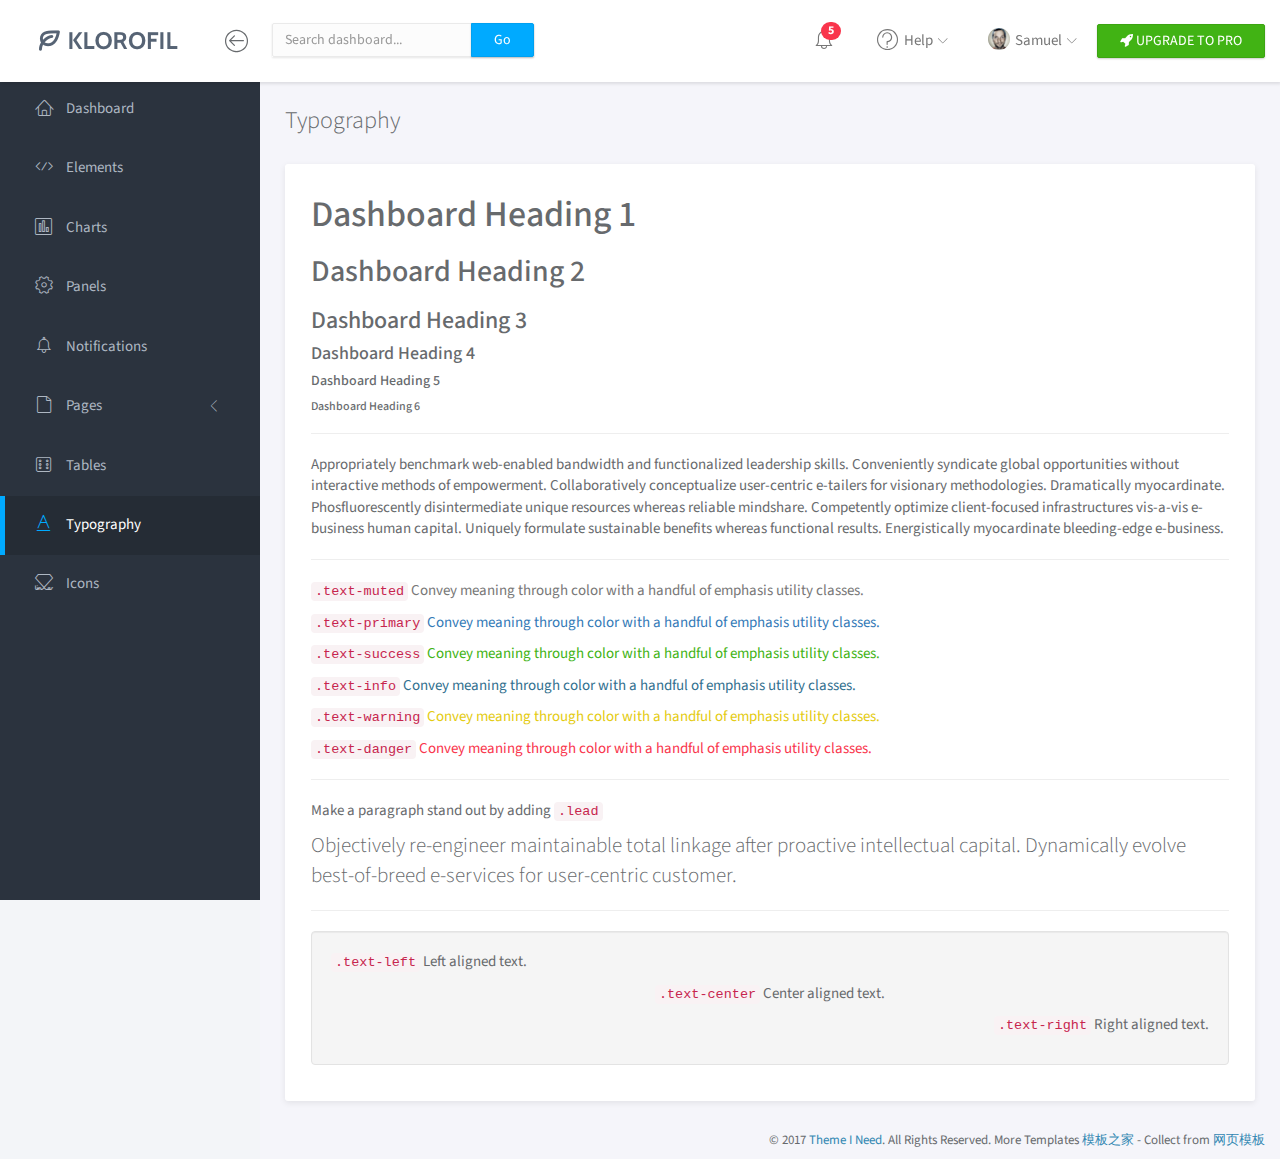
<file: src/main/web/typography.html>
<!doctype html>
<html lang="en">

<head>
	<title>Typography | Klorofil - Free Bootstrap Dashboard Template</title>
	<meta charset="utf-8">
	<meta http-equiv="X-UA-Compatible" content="IE=edge,chrome=1">
	<meta name="viewport" content="width=device-width, initial-scale=1.0, maximum-scale=1.0, user-scalable=0">
	<!-- VENDOR CSS -->
	<link rel="stylesheet" href="assets/vendor/bootstrap/css/bootstrap.min.css">
	<link rel="stylesheet" href="assets/vendor/font-awesome/css/font-awesome.min.css">
	<link rel="stylesheet" href="assets/vendor/linearicons/style.css">
	<!-- MAIN CSS -->
	<link rel="stylesheet" href="assets/css/main.css">
	<!-- FOR DEMO PURPOSES ONLY. You should remove this in your project -->
	<link rel="stylesheet" href="assets/css/demo.css">
	<!-- GOOGLE FONTS -->
	<link href="https://fonts.googleapis.com/css?family=Source+Sans+Pro:300,400,600,700" rel="stylesheet">
	<!-- ICONS -->
	<link rel="apple-touch-icon" sizes="76x76" href="assets/img/apple-icon.png">
	<link rel="icon" type="image/png" sizes="96x96" href="assets/img/favicon.png">
</head>

<body>
	<!-- WRAPPER -->
	<div id="wrapper">
		<!-- NAVBAR -->
		<nav class="navbar navbar-default navbar-fixed-top">
			<div class="brand">
				<a href="index.html"><img src="assets/img/logo-dark.png" alt="Klorofil Logo" class="img-responsive logo"></a>
			</div>
			<div class="container-fluid">
				<div class="navbar-btn">
					<button type="button" class="btn-toggle-fullwidth"><i class="lnr lnr-arrow-left-circle"></i></button>
				</div>
				<form class="navbar-form navbar-left">
					<div class="input-group">
						<input type="text" value="" class="form-control" placeholder="Search dashboard...">
						<span class="input-group-btn"><button type="button" class="btn btn-primary">Go</button></span>
					</div>
				</form>
				<div class="navbar-btn navbar-btn-right">
					<a class="btn btn-success update-pro" href="#downloads/klorofil-pro-bootstrap-admin-dashboard-template/?utm_source=klorofil&utm_medium=template&utm_campaign=KlorofilPro" title="Upgrade to Pro" target="_blank"><i class="fa fa-rocket"></i> <span>UPGRADE TO PRO</span></a>
				</div>
				<div id="navbar-menu">
					<ul class="nav navbar-nav navbar-right">
						<li class="dropdown">
							<a href="#" class="dropdown-toggle icon-menu" data-toggle="dropdown">
								<i class="lnr lnr-alarm"></i>
								<span class="badge bg-danger">5</span>
							</a>
							<ul class="dropdown-menu notifications">
								<li><a href="#" class="notification-item"><span class="dot bg-warning"></span>System space is almost full</a></li>
								<li><a href="#" class="notification-item"><span class="dot bg-danger"></span>You have 9 unfinished tasks</a></li>
								<li><a href="#" class="notification-item"><span class="dot bg-success"></span>Monthly report is available</a></li>
								<li><a href="#" class="notification-item"><span class="dot bg-warning"></span>Weekly meeting in 1 hour</a></li>
								<li><a href="#" class="notification-item"><span class="dot bg-success"></span>Your request has been approved</a></li>
								<li><a href="#" class="more">See all notifications</a></li>
							</ul>
						</li>
						<li class="dropdown">
							<a href="#" class="dropdown-toggle" data-toggle="dropdown"><i class="lnr lnr-question-circle"></i> <span>Help</span> <i class="icon-submenu lnr lnr-chevron-down"></i></a>
							<ul class="dropdown-menu">
								<li><a href="#">Basic Use</a></li>
								<li><a href="#">Working With Data</a></li>
								<li><a href="#">Security</a></li>
								<li><a href="#">Troubleshooting</a></li>
							</ul>
						</li>
						<li class="dropdown">
							<a href="#" class="dropdown-toggle" data-toggle="dropdown"><img src="assets/img/user.png" class="img-circle" alt="Avatar"> <span>Samuel</span> <i class="icon-submenu lnr lnr-chevron-down"></i></a>
							<ul class="dropdown-menu">
								<li><a href="#"><i class="lnr lnr-user"></i> <span>My Profile</span></a></li>
								<li><a href="#"><i class="lnr lnr-envelope"></i> <span>Message</span></a></li>
								<li><a href="#"><i class="lnr lnr-cog"></i> <span>Settings</span></a></li>
								<li><a href="#"><i class="lnr lnr-exit"></i> <span>Logout</span></a></li>
							</ul>
						</li>
						<!-- <li>
							<a class="update-pro" href="#downloads/klorofil-pro-bootstrap-admin-dashboard-template/?utm_source=klorofil&utm_medium=template&utm_campaign=KlorofilPro" title="Upgrade to Pro" target="_blank"><i class="fa fa-rocket"></i> <span>UPGRADE TO PRO</span></a>
						</li> -->
					</ul>
				</div>
			</div>
		</nav>
		<!-- END NAVBAR -->
		<!-- LEFT SIDEBAR -->
		<div id="sidebar-nav" class="sidebar">
			<div class="sidebar-scroll">
				<nav>
					<ul class="nav">
						<li><a href="index.html" class=""><i class="lnr lnr-home"></i> <span>Dashboard</span></a></li>
						<li><a href="elements.html" class=""><i class="lnr lnr-code"></i> <span>Elements</span></a></li>
						<li><a href="charts.html" class=""><i class="lnr lnr-chart-bars"></i> <span>Charts</span></a></li>
						<li><a href="panels.html" class=""><i class="lnr lnr-cog"></i> <span>Panels</span></a></li>
						<li><a href="notifications.html" class=""><i class="lnr lnr-alarm"></i> <span>Notifications</span></a></li>
						<li>
							<a href="#subPages" data-toggle="collapse" class="collapsed"><i class="lnr lnr-file-empty"></i> <span>Pages</span> <i class="icon-submenu lnr lnr-chevron-left"></i></a>
							<div id="subPages" class="collapse ">
								<ul class="nav">
									<li><a href="page-profile.html" class="">Profile</a></li>
									<li><a href="page-login.html" class="">Login</a></li>
									<li><a href="page-lockscreen.html" class="">Lockscreen</a></li>
								</ul>
							</div>
						</li>
						<li><a href="tables.html" class=""><i class="lnr lnr-dice"></i> <span>Tables</span></a></li>
						<li><a href="typography.html" class="active"><i class="lnr lnr-text-format"></i> <span>Typography</span></a></li>
						<li><a href="icons.html" class=""><i class="lnr lnr-linearicons"></i> <span>Icons</span></a></li>
					</ul>
				</nav>
			</div>
		</div>
		<!-- END LEFT SIDEBAR -->
		<!-- MAIN -->
		<div class="main">
			<!-- MAIN CONTENT -->
			<div class="main-content">
				<div class="container-fluid">
					<h3 class="page-title">Typography</h3>
					<div class="panel panel-headline">
						<div class="panel-body">
							<h1>Dashboard Heading 1</h1>
							<h2>Dashboard Heading 2</h2>
							<h3>Dashboard Heading 3</h3>
							<h4>Dashboard Heading 4</h4>
							<h5>Dashboard Heading 5</h5>
							<h6>Dashboard Heading 6</h6>
							<hr>
							<p>Appropriately benchmark web-enabled bandwidth and functionalized leadership skills. Conveniently syndicate global opportunities without interactive methods of empowerment. Collaboratively conceptualize user-centric e-tailers for visionary methodologies. Dramatically myocardinate. Phosfluorescently disintermediate unique resources whereas reliable mindshare. Competently optimize client-focused infrastructures vis-a-vis e-business human capital. Uniquely formulate sustainable benefits whereas functional results. Energistically myocardinate bleeding-edge e-business.</p>
							<hr>
							<p class="text-muted"><code>.text-muted</code> Convey meaning through color with a handful of emphasis utility classes.</p>
							<p class="text-primary"><code>.text-primary</code> Convey meaning through color with a handful of emphasis utility classes.</p>
							<p class="text-success"><code>.text-success</code> Convey meaning through color with a handful of emphasis utility classes.</p>
							<p class="text-info"><code>.text-info</code> Convey meaning through color with a handful of emphasis utility classes.</p>
							<p class="text-warning"><code>.text-warning</code> Convey meaning through color with a handful of emphasis utility classes.</p>
							<p class="text-danger"><code>.text-danger</code> Convey meaning through color with a handful of emphasis utility classes.</p>
							<hr>
							<p>Make a paragraph stand out by adding <code>.lead</code></p>
							<p class="lead">Objectively re-engineer maintainable total linkage after proactive intellectual capital. Dynamically evolve best-of-breed e-services for user-centric customer.</p>
							<hr>
							<div class="well">
								<p class="text-left"><code>.text-left</code> Left aligned text.</p>
								<p class="text-center"><code>.text-center</code> Center aligned text.</p>
								<p class="text-right"><code>.text-right</code> Right aligned text.</p>
							</div>
						</div>
					</div>
				</div>
			</div>
			<!-- END MAIN CONTENT -->
		</div>
		<!-- END MAIN -->
		<div class="clearfix"></div>
		<footer>
			<div class="container-fluid">
				<p class="copyright">&copy; 2017 <a href="#" target="_blank">Theme I Need</a>. All Rights Reserved. More Templates <a href="http://www.cssmoban.com/" target="_blank" title="模板之家">模板之家</a> - Collect from <a href="http://www.cssmoban.com/" title="网页模板" target="_blank">网页模板</a></p>
			</div>
		</footer>
	</div>
	<!-- END WRAPPER -->
	<!-- Javascript -->
	<script src="assets/vendor/jquery/jquery.min.js"></script>
	<script src="assets/vendor/bootstrap/js/bootstrap.min.js"></script>
	<script src="assets/vendor/jquery-slimscroll/jquery.slimscroll.min.js"></script>
	<script src="assets/scripts/klorofil-common.js"></script>
</body>

</html>
</file>
<file: src/main/web/assets/vendor/linearicons/style.css>
@font-face {
	font-family: 'Linearicons-Free';
	src:url('fonts/Linearicons-Free.eot?w118d');
	src:url('fonts/Linearicons-Free.eot?#iefixw118d') format('embedded-opentype'),
		url('fonts/Linearicons-Free.woff2?w118d') format('woff2'),
		url('fonts/Linearicons-Free.woff?w118d') format('woff'),
		url('fonts/Linearicons-Free.ttf?w118d') format('truetype'),
		url('fonts/Linearicons-Free.svg?w118d#Linearicons-Free') format('svg');
	font-weight: normal;
	font-style: normal;
}

.lnr {
	font-family: 'Linearicons-Free';
	speak: none;
	font-style: normal;
	font-weight: normal;
	font-variant: normal;
	text-transform: none;
	line-height: 1;

	/* Better Font Rendering =========== */
	-webkit-font-smoothing: antialiased;
	-moz-osx-font-smoothing: grayscale;
}

.lnr-home:before {
	content: "\e800";
}
.lnr-apartment:before {
	content: "\e801";
}
.lnr-pencil:before {
	content: "\e802";
}
.lnr-magic-wand:before {
	content: "\e803";
}
.lnr-drop:before {
	content: "\e804";
}
.lnr-lighter:before {
	content: "\e805";
}
.lnr-poop:before {
	content: "\e806";
}
.lnr-sun:before {
	content: "\e807";
}
.lnr-moon:before {
	content: "\e808";
}
.lnr-cloud:before {
	content: "\e809";
}
.lnr-cloud-upload:before {
	content: "\e80a";
}
.lnr-cloud-download:before {
	content: "\e80b";
}
.lnr-cloud-sync:before {
	content: "\e80c";
}
.lnr-cloud-check:before {
	content: "\e80d";
}
.lnr-database:before {
	content: "\e80e";
}
.lnr-lock:before {
	content: "\e80f";
}
.lnr-cog:before {
	content: "\e810";
}
.lnr-trash:before {
	content: "\e811";
}
.lnr-dice:before {
	content: "\e812";
}
.lnr-heart:before {
	content: "\e813";
}
.lnr-star:before {
	content: "\e814";
}
.lnr-star-half:before {
	content: "\e815";
}
.lnr-star-empty:before {
	content: "\e816";
}
.lnr-flag:before {
	content: "\e817";
}
.lnr-envelope:before {
	content: "\e818";
}
.lnr-paperclip:before {
	content: "\e819";
}
.lnr-inbox:before {
	content: "\e81a";
}
.lnr-eye:before {
	content: "\e81b";
}
.lnr-printer:before {
	content: "\e81c";
}
.lnr-file-empty:before {
	content: "\e81d";
}
.lnr-file-add:before {
	content: "\e81e";
}
.lnr-enter:before {
	content: "\e81f";
}
.lnr-exit:before {
	content: "\e820";
}
.lnr-graduation-hat:before {
	content: "\e821";
}
.lnr-license:before {
	content: "\e822";
}
.lnr-music-note:before {
	content: "\e823";
}
.lnr-film-play:before {
	content: "\e824";
}
.lnr-camera-video:before {
	content: "\e825";
}
.lnr-camera:before {
	content: "\e826";
}
.lnr-picture:before {
	content: "\e827";
}
.lnr-book:before {
	content: "\e828";
}
.lnr-bookmark:before {
	content: "\e829";
}
.lnr-user:before {
	content: "\e82a";
}
.lnr-users:before {
	content: "\e82b";
}
.lnr-shirt:before {
	content: "\e82c";
}
.lnr-store:before {
	content: "\e82d";
}
.lnr-cart:before {
	content: "\e82e";
}
.lnr-tag:before {
	content: "\e82f";
}
.lnr-phone-handset:before {
	content: "\e830";
}
.lnr-phone:before {
	content: "\e831";
}
.lnr-pushpin:before {
	content: "\e832";
}
.lnr-map-marker:before {
	content: "\e833";
}
.lnr-map:before {
	content: "\e834";
}
.lnr-location:before {
	content: "\e835";
}
.lnr-calendar-full:before {
	content: "\e836";
}
.lnr-keyboard:before {
	content: "\e837";
}
.lnr-spell-check:before {
	content: "\e838";
}
.lnr-screen:before {
	content: "\e839";
}
.lnr-smartphone:before {
	content: "\e83a";
}
.lnr-tablet:before {
	content: "\e83b";
}
.lnr-laptop:before {
	content: "\e83c";
}
.lnr-laptop-phone:before {
	content: "\e83d";
}
.lnr-power-switch:before {
	content: "\e83e";
}
.lnr-bubble:before {
	content: "\e83f";
}
.lnr-heart-pulse:before {
	content: "\e840";
}
.lnr-construction:before {
	content: "\e841";
}
.lnr-pie-chart:before {
	content: "\e842";
}
.lnr-chart-bars:before {
	content: "\e843";
}
.lnr-gift:before {
	content: "\e844";
}
.lnr-diamond:before {
	content: "\e845";
}
.lnr-linearicons:before {
	content: "\e846";
}
.lnr-dinner:before {
	content: "\e847";
}
.lnr-coffee-cup:before {
	content: "\e848";
}
.lnr-leaf:before {
	content: "\e849";
}
.lnr-paw:before {
	content: "\e84a";
}
.lnr-rocket:before {
	content: "\e84b";
}
.lnr-briefcase:before {
	content: "\e84c";
}
.lnr-bus:before {
	content: "\e84d";
}
.lnr-car:before {
	content: "\e84e";
}
.lnr-train:before {
	content: "\e84f";
}
.lnr-bicycle:before {
	content: "\e850";
}
.lnr-wheelchair:before {
	content: "\e851";
}
.lnr-select:before {
	content: "\e852";
}
.lnr-earth:before {
	content: "\e853";
}
.lnr-smile:before {
	content: "\e854";
}
.lnr-sad:before {
	content: "\e855";
}
.lnr-neutral:before {
	content: "\e856";
}
.lnr-mustache:before {
	content: "\e857";
}
.lnr-alarm:before {
	content: "\e858";
}
.lnr-bullhorn:before {
	content: "\e859";
}
.lnr-volume-high:before {
	content: "\e85a";
}
.lnr-volume-medium:before {
	content: "\e85b";
}
.lnr-volume-low:before {
	content: "\e85c";
}
.lnr-volume:before {
	content: "\e85d";
}
.lnr-mic:before {
	content: "\e85e";
}
.lnr-hourglass:before {
	content: "\e85f";
}
.lnr-undo:before {
	content: "\e860";
}
.lnr-redo:before {
	content: "\e861";
}
.lnr-sync:before {
	content: "\e862";
}
.lnr-history:before {
	content: "\e863";
}
.lnr-clock:before {
	content: "\e864";
}
.lnr-download:before {
	content: "\e865";
}
.lnr-upload:before {
	content: "\e866";
}
.lnr-enter-down:before {
	content: "\e867";
}
.lnr-exit-up:before {
	content: "\e868";
}
.lnr-bug:before {
	content: "\e869";
}
.lnr-code:before {
	content: "\e86a";
}
.lnr-link:before {
	content: "\e86b";
}
.lnr-unlink:before {
	content: "\e86c";
}
.lnr-thumbs-up:before {
	content: "\e86d";
}
.lnr-thumbs-down:before {
	content: "\e86e";
}
.lnr-magnifier:before {
	content: "\e86f";
}
.lnr-cross:before {
	content: "\e870";
}
.lnr-menu:before {
	content: "\e871";
}
.lnr-list:before {
	content: "\e872";
}
.lnr-chevron-up:before {
	content: "\e873";
}
.lnr-chevron-down:before {
	content: "\e874";
}
.lnr-chevron-left:before {
	content: "\e875";
}
.lnr-chevron-right:before {
	content: "\e876";
}
.lnr-arrow-up:before {
	content: "\e877";
}
.lnr-arrow-down:before {
	content: "\e878";
}
.lnr-arrow-left:before {
	content: "\e879";
}
.lnr-arrow-right:before {
	content: "\e87a";
}
.lnr-move:before {
	content: "\e87b";
}
.lnr-warning:before {
	content: "\e87c";
}
.lnr-question-circle:before {
	content: "\e87d";
}
.lnr-menu-circle:before {
	content: "\e87e";
}
.lnr-checkmark-circle:before {
	content: "\e87f";
}
.lnr-cross-circle:before {
	content: "\e880";
}
.lnr-plus-circle:before {
	content: "\e881";
}
.lnr-circle-minus:before {
	content: "\e882";
}
.lnr-arrow-up-circle:before {
	content: "\e883";
}
.lnr-arrow-down-circle:before {
	content: "\e884";
}
.lnr-arrow-left-circle:before {
	content: "\e885";
}
.lnr-arrow-right-circle:before {
	content: "\e886";
}
.lnr-chevron-up-circle:before {
	content: "\e887";
}
.lnr-chevron-down-circle:before {
	content: "\e888";
}
.lnr-chevron-left-circle:before {
	content: "\e889";
}
.lnr-chevron-right-circle:before {
	content: "\e88a";
}
.lnr-crop:before {
	content: "\e88b";
}
.lnr-frame-expand:before {
	content: "\e88c";
}
.lnr-frame-contract:before {
	content: "\e88d";
}
.lnr-layers:before {
	content: "\e88e";
}
.lnr-funnel:before {
	content: "\e88f";
}
.lnr-text-format:before {
	content: "\e890";
}
.lnr-text-format-remove:before {
	content: "\e891";
}
.lnr-text-size:before {
	content: "\e892";
}
.lnr-bold:before {
	content: "\e893";
}
.lnr-italic:before {
	content: "\e894";
}
.lnr-underline:before {
	content: "\e895";
}
.lnr-strikethrough:before {
	content: "\e896";
}
.lnr-highlight:before {
	content: "\e897";
}
.lnr-text-align-left:before {
	content: "\e898";
}
.lnr-text-align-center:before {
	content: "\e899";
}
.lnr-text-align-right:before {
	content: "\e89a";
}
.lnr-text-align-justify:before {
	content: "\e89b";
}
.lnr-line-spacing:before {
	content: "\e89c";
}
.lnr-indent-increase:before {
	content: "\e89d";
}
.lnr-indent-decrease:before {
	content: "\e89e";
}
.lnr-pilcrow:before {
	content: "\e89f";
}
.lnr-direction-ltr:before {
	content: "\e8a0";
}
.lnr-direction-rtl:before {
	content: "\e8a1";
}
.lnr-page-break:before {
	content: "\e8a2";
}
.lnr-sort-alpha-asc:before {
	content: "\e8a3";
}
.lnr-sort-amount-asc:before {
	content: "\e8a4";
}
.lnr-hand:before {
	content: "\e8a5";
}
.lnr-pointer-up:before {
	content: "\e8a6";
}
.lnr-pointer-right:before {
	content: "\e8a7";
}
.lnr-pointer-down:before {
	content: "\e8a8";
}
.lnr-pointer-left:before {
	content: "\e8a9";
}
</file>
<file: src/main/web/assets/vendor/chartist/css/chartist-custom.css>
.ct-label {
  fill: #676a6d;
  color: #676a6d;
  font-size: 1.2rem;
  line-height: 1; }

.ct-chart-line .ct-label,
.ct-chart-bar .ct-label {
  display: block;
  display: -webkit-box;
  display: -moz-box;
  display: -ms-flexbox;
  display: -webkit-flex;
  display: flex; }

.ct-chart-pie .ct-label,
.ct-chart-donut .ct-label {
  dominant-baseline: central; }

.ct-label.ct-horizontal.ct-start {
  -webkit-box-align: flex-end;
  -webkit-align-items: flex-end;
  -ms-flex-align: flex-end;
  align-items: flex-end;
  -webkit-box-pack: flex-start;
  -webkit-justify-content: flex-start;
  -ms-flex-pack: flex-start;
  justify-content: flex-start;
  text-align: left;
  text-anchor: start; }

.ct-label.ct-horizontal.ct-end {
  -webkit-box-align: flex-start;
  -webkit-align-items: flex-start;
  -ms-flex-align: flex-start;
  align-items: flex-start;
  -webkit-box-pack: flex-start;
  -webkit-justify-content: flex-start;
  -ms-flex-pack: flex-start;
  justify-content: flex-start;
  text-align: left;
  text-anchor: start; }

.ct-label.ct-vertical.ct-start {
  -webkit-box-align: flex-end;
  -webkit-align-items: flex-end;
  -ms-flex-align: flex-end;
  align-items: flex-end;
  -webkit-box-pack: flex-end;
  -webkit-justify-content: flex-end;
  -ms-flex-pack: flex-end;
  justify-content: flex-end;
  text-align: right;
  text-anchor: end; }

.ct-label.ct-vertical.ct-end {
  -webkit-box-align: flex-end;
  -webkit-align-items: flex-end;
  -ms-flex-align: flex-end;
  align-items: flex-end;
  -webkit-box-pack: flex-start;
  -webkit-justify-content: flex-start;
  -ms-flex-pack: flex-start;
  justify-content: flex-start;
  text-align: left;
  text-anchor: start; }

.ct-chart-bar .ct-label.ct-horizontal.ct-start {
  -webkit-box-align: flex-end;
  -webkit-align-items: flex-end;
  -ms-flex-align: flex-end;
  align-items: flex-end;
  -webkit-box-pack: center;
  -webkit-justify-content: center;
  -ms-flex-pack: center;
  justify-content: center;
  text-align: center;
  text-anchor: start; }

.ct-chart-bar .ct-label.ct-horizontal.ct-end {
  -webkit-box-align: flex-start;
  -webkit-align-items: flex-start;
  -ms-flex-align: flex-start;
  align-items: flex-start;
  -webkit-box-pack: center;
  -webkit-justify-content: center;
  -ms-flex-pack: center;
  justify-content: center;
  text-align: center;
  text-anchor: start; }

.ct-chart-bar.ct-horizontal-bars .ct-label.ct-horizontal.ct-start {
  -webkit-box-align: flex-end;
  -webkit-align-items: flex-end;
  -ms-flex-align: flex-end;
  align-items: flex-end;
  -webkit-box-pack: flex-start;
  -webkit-justify-content: flex-start;
  -ms-flex-pack: flex-start;
  justify-content: flex-start;
  text-align: left;
  text-anchor: start; }

.ct-chart-bar.ct-horizontal-bars .ct-label.ct-horizontal.ct-end {
  -webkit-box-align: flex-start;
  -webkit-align-items: flex-start;
  -ms-flex-align: flex-start;
  align-items: flex-start;
  -webkit-box-pack: flex-start;
  -webkit-justify-content: flex-start;
  -ms-flex-pack: flex-start;
  justify-content: flex-start;
  text-align: left;
  text-anchor: start; }

.ct-chart-bar.ct-horizontal-bars .ct-label.ct-vertical.ct-start {
  -webkit-box-align: center;
  -webkit-align-items: center;
  -ms-flex-align: center;
  align-items: center;
  -webkit-box-pack: flex-end;
  -webkit-justify-content: flex-end;
  -ms-flex-pack: flex-end;
  justify-content: flex-end;
  text-align: right;
  text-anchor: end; }

.ct-chart-bar.ct-horizontal-bars .ct-label.ct-vertical.ct-end {
  -webkit-box-align: center;
  -webkit-align-items: center;
  -ms-flex-align: center;
  align-items: center;
  -webkit-box-pack: flex-start;
  -webkit-justify-content: flex-start;
  -ms-flex-pack: flex-start;
  justify-content: flex-start;
  text-align: left;
  text-anchor: end; }

.ct-grid {
  stroke: rgba(0, 0, 0, 0.2);
  stroke-width: 1px;
  stroke-dasharray: 2px; }

.ct-grid-background {
  fill: none; }

.ct-point {
  stroke-width: 8px;
  stroke-linecap: round; }

.ct-line {
  fill: none;
  stroke-width: 3px; }

.ct-area {
  stroke: none;
  fill-opacity: 0.3; }

.ct-bar {
  fill: none;
  stroke-width: 10px; }

.ct-slice-donut {
  fill: none;
  stroke-width: 60px; }

.ct-series-a .ct-point, .ct-series-a .ct-line, .ct-series-a .ct-bar, .ct-series-a .ct-slice-donut {
  stroke: #028fd0; }

.ct-series-a .ct-slice-pie, .ct-series-a .ct-area {
  fill: #028fd0; }

.ct-series-b .ct-point, .ct-series-b .ct-line, .ct-series-b .ct-bar, .ct-series-b .ct-slice-donut {
  stroke: #83c6ea; }

.ct-series-b .ct-slice-pie, .ct-series-b .ct-area {
  fill: #83c6ea; }

.ct-series-c .ct-point, .ct-series-c .ct-line, .ct-series-c .ct-bar, .ct-series-c .ct-slice-donut {
  stroke: #f4c63d; }

.ct-series-c .ct-slice-pie, .ct-series-c .ct-area {
  fill: #f4c63d; }

.ct-series-d .ct-point, .ct-series-d .ct-line, .ct-series-d .ct-bar, .ct-series-d .ct-slice-donut {
  stroke: #d17905; }

.ct-series-d .ct-slice-pie, .ct-series-d .ct-area {
  fill: #d17905; }

.ct-series-e .ct-point, .ct-series-e .ct-line, .ct-series-e .ct-bar, .ct-series-e .ct-slice-donut {
  stroke: #453d3f; }

.ct-series-e .ct-slice-pie, .ct-series-e .ct-area {
  fill: #453d3f; }

.ct-series-f .ct-point, .ct-series-f .ct-line, .ct-series-f .ct-bar, .ct-series-f .ct-slice-donut {
  stroke: #59922b; }

.ct-series-f .ct-slice-pie, .ct-series-f .ct-area {
  fill: #59922b; }

.ct-series-g .ct-point, .ct-series-g .ct-line, .ct-series-g .ct-bar, .ct-series-g .ct-slice-donut {
  stroke: #0544d3; }

.ct-series-g .ct-slice-pie, .ct-series-g .ct-area {
  fill: #0544d3; }

.ct-series-h .ct-point, .ct-series-h .ct-line, .ct-series-h .ct-bar, .ct-series-h .ct-slice-donut {
  stroke: #6b0392; }

.ct-series-h .ct-slice-pie, .ct-series-h .ct-area {
  fill: #6b0392; }

.ct-series-i .ct-point, .ct-series-i .ct-line, .ct-series-i .ct-bar, .ct-series-i .ct-slice-donut {
  stroke: #f05b4f; }

.ct-series-i .ct-slice-pie, .ct-series-i .ct-area {
  fill: #f05b4f; }

.ct-series-j .ct-point, .ct-series-j .ct-line, .ct-series-j .ct-bar, .ct-series-j .ct-slice-donut {
  stroke: #dda458; }

.ct-series-j .ct-slice-pie, .ct-series-j .ct-area {
  fill: #dda458; }

.ct-series-k .ct-point, .ct-series-k .ct-line, .ct-series-k .ct-bar, .ct-series-k .ct-slice-donut {
  stroke: #eacf7d; }

.ct-series-k .ct-slice-pie, .ct-series-k .ct-area {
  fill: #eacf7d; }

.ct-series-l .ct-point, .ct-series-l .ct-line, .ct-series-l .ct-bar, .ct-series-l .ct-slice-donut {
  stroke: #86797d; }

.ct-series-l .ct-slice-pie, .ct-series-l .ct-area {
  fill: #86797d; }

.ct-series-m .ct-point, .ct-series-m .ct-line, .ct-series-m .ct-bar, .ct-series-m .ct-slice-donut {
  stroke: #b2c326; }

.ct-series-m .ct-slice-pie, .ct-series-m .ct-area {
  fill: #b2c326; }

.ct-series-n .ct-point, .ct-series-n .ct-line, .ct-series-n .ct-bar, .ct-series-n .ct-slice-donut {
  stroke: #6188e2; }

.ct-series-n .ct-slice-pie, .ct-series-n .ct-area {
  fill: #6188e2; }

.ct-series-o .ct-point, .ct-series-o .ct-line, .ct-series-o .ct-bar, .ct-series-o .ct-slice-donut {
  stroke: #a748ca; }

.ct-series-o .ct-slice-pie, .ct-series-o .ct-area {
  fill: #a748ca; }

.ct-square {
  display: block;
  position: relative;
  width: 100%; }
  .ct-square:before {
    display: block;
    float: left;
    content: "";
    width: 0;
    height: 0;
    padding-bottom: 100%; }
  .ct-square:after {
    content: "";
    display: table;
    clear: both; }
  .ct-square > svg {
    display: block;
    position: absolute;
    top: 0;
    left: 0; }

.ct-minor-second {
  display: block;
  position: relative;
  width: 100%; }
  .ct-minor-second:before {
    display: block;
    float: left;
    content: "";
    width: 0;
    height: 0;
    padding-bottom: 93.75%; }
  .ct-minor-second:after {
    content: "";
    display: table;
    clear: both; }
  .ct-minor-second > svg {
    display: block;
    position: absolute;
    top: 0;
    left: 0; }

.ct-major-second {
  display: block;
  position: relative;
  width: 100%; }
  .ct-major-second:before {
    display: block;
    float: left;
    content: "";
    width: 0;
    height: 0;
    padding-bottom: 88.8888888889%; }
  .ct-major-second:after {
    content: "";
    display: table;
    clear: both; }
  .ct-major-second > svg {
    display: block;
    position: absolute;
    top: 0;
    left: 0; }

.ct-minor-third {
  display: block;
  position: relative;
  width: 100%; }
  .ct-minor-third:before {
    display: block;
    float: left;
    content: "";
    width: 0;
    height: 0;
    padding-bottom: 83.3333333333%; }
  .ct-minor-third:after {
    content: "";
    display: table;
    clear: both; }
  .ct-minor-third > svg {
    display: block;
    position: absolute;
    top: 0;
    left: 0; }

.ct-major-third {
  display: block;
  position: relative;
  width: 100%; }
  .ct-major-third:before {
    display: block;
    float: left;
    content: "";
    width: 0;
    height: 0;
    padding-bottom: 80%; }
  .ct-major-third:after {
    content: "";
    display: table;
    clear: both; }
  .ct-major-third > svg {
    display: block;
    position: absolute;
    top: 0;
    left: 0; }

.ct-perfect-fourth {
  display: block;
  position: relative;
  width: 100%; }
  .ct-perfect-fourth:before {
    display: block;
    float: left;
    content: "";
    width: 0;
    height: 0;
    padding-bottom: 75%; }
  .ct-perfect-fourth:after {
    content: "";
    display: table;
    clear: both; }
  .ct-perfect-fourth > svg {
    display: block;
    position: absolute;
    top: 0;
    left: 0; }

.ct-perfect-fifth {
  display: block;
  position: relative;
  width: 100%; }
  .ct-perfect-fifth:before {
    display: block;
    float: left;
    content: "";
    width: 0;
    height: 0;
    padding-bottom: 66.6666666667%; }
  .ct-perfect-fifth:after {
    content: "";
    display: table;
    clear: both; }
  .ct-perfect-fifth > svg {
    display: block;
    position: absolute;
    top: 0;
    left: 0; }

.ct-minor-sixth {
  display: block;
  position: relative;
  width: 100%; }
  .ct-minor-sixth:before {
    display: block;
    float: left;
    content: "";
    width: 0;
    height: 0;
    padding-bottom: 62.5%; }
  .ct-minor-sixth:after {
    content: "";
    display: table;
    clear: both; }
  .ct-minor-sixth > svg {
    display: block;
    position: absolute;
    top: 0;
    left: 0; }

.ct-golden-section {
  display: block;
  position: relative;
  width: 100%; }
  .ct-golden-section:before {
    display: block;
    float: left;
    content: "";
    width: 0;
    height: 0;
    padding-bottom: 61.804697157%; }
  .ct-golden-section:after {
    content: "";
    display: table;
    clear: both; }
  .ct-golden-section > svg {
    display: block;
    position: absolute;
    top: 0;
    left: 0; }

.ct-major-sixth {
  display: block;
  position: relative;
  width: 100%; }
  .ct-major-sixth:before {
    display: block;
    float: left;
    content: "";
    width: 0;
    height: 0;
    padding-bottom: 60%; }
  .ct-major-sixth:after {
    content: "";
    display: table;
    clear: both; }
  .ct-major-sixth > svg {
    display: block;
    position: absolute;
    top: 0;
    left: 0; }

.ct-minor-seventh {
  display: block;
  position: relative;
  width: 100%; }
  .ct-minor-seventh:before {
    display: block;
    float: left;
    content: "";
    width: 0;
    height: 0;
    padding-bottom: 56.25%; }
  .ct-minor-seventh:after {
    content: "";
    display: table;
    clear: both; }
  .ct-minor-seventh > svg {
    display: block;
    position: absolute;
    top: 0;
    left: 0; }

.ct-major-seventh {
  display: block;
  position: relative;
  width: 100%; }
  .ct-major-seventh:before {
    display: block;
    float: left;
    content: "";
    width: 0;
    height: 0;
    padding-bottom: 53.3333333333%; }
  .ct-major-seventh:after {
    content: "";
    display: table;
    clear: both; }
  .ct-major-seventh > svg {
    display: block;
    position: absolute;
    top: 0;
    left: 0; }

.ct-octave {
  display: block;
  position: relative;
  width: 100%; }
  .ct-octave:before {
    display: block;
    float: left;
    content: "";
    width: 0;
    height: 0;
    padding-bottom: 50%; }
  .ct-octave:after {
    content: "";
    display: table;
    clear: both; }
  .ct-octave > svg {
    display: block;
    position: absolute;
    top: 0;
    left: 0; }

.ct-major-tenth {
  display: block;
  position: relative;
  width: 100%; }
  .ct-major-tenth:before {
    display: block;
    float: left;
    content: "";
    width: 0;
    height: 0;
    padding-bottom: 40%; }
  .ct-major-tenth:after {
    content: "";
    display: table;
    clear: both; }
  .ct-major-tenth > svg {
    display: block;
    position: absolute;
    top: 0;
    left: 0; }

.ct-major-eleventh {
  display: block;
  position: relative;
  width: 100%; }
  .ct-major-eleventh:before {
    display: block;
    float: left;
    content: "";
    width: 0;
    height: 0;
    padding-bottom: 37.5%; }
  .ct-major-eleventh:after {
    content: "";
    display: table;
    clear: both; }
  .ct-major-eleventh > svg {
    display: block;
    position: absolute;
    top: 0;
    left: 0; }

.ct-major-twelfth {
  display: block;
  position: relative;
  width: 100%; }
  .ct-major-twelfth:before {
    display: block;
    float: left;
    content: "";
    width: 0;
    height: 0;
    padding-bottom: 33.3333333333%; }
  .ct-major-twelfth:after {
    content: "";
    display: table;
    clear: both; }
  .ct-major-twelfth > svg {
    display: block;
    position: absolute;
    top: 0;
    left: 0; }

.ct-double-octave {
  display: block;
  position: relative;
  width: 100%; }
  .ct-double-octave:before {
    display: block;
    float: left;
    content: "";
    width: 0;
    height: 0;
    padding-bottom: 25%; }
  .ct-double-octave:after {
    content: "";
    display: table;
    clear: both; }
  .ct-double-octave > svg {
    display: block;
    position: absolute;
    top: 0;
    left: 0; }

/*# sourceMappingURL=chartist-custom.css.map */
</file>
<file: src/main/web/assets/css/main.css>
/********************
 * GENERAL STYLES
 ********************/
html {
  position: relative;
  min-height: 100%; }

body {
  background-color: #F3F5F8;
  font-family: "Source Sans Pro", sans-serif;
  font-size: 15px;
  color: #676a6d; }

a {
  color: #3287B2; }
  a:hover, a:focus {
    color: #3b98c8;
    text-decoration: none; }

th {
  font-weight: 600; }

.page-title {
  margin-top: 0;
  margin-bottom: 30px;
  font-weight: 300; }

footer {
  position: absolute;
  bottom: 0;
  right: 0;
  padding-top: 15px;
  padding-bottom: 10px; }

.copyright {
  margin-bottom: 0;
  text-align: right;
  font-size: 13px; }
  @media screen and (max-width: 767px) {
    .copyright {
      text-align: center;
      position: relative !important; } }

/********************
 * LAYOUT
 ********************/
#wrapper .sidebar {
  -webkit-transition: all 0.3s ease-in-out;
  -moz-transition: all 0.3s ease-in-out;
  -ms-transition: all 0.3s ease-in-out;
  -o-transition: all 0.3s ease-in-out;
  transition: all 0.3s ease-in-out;
  width: 260px;
  height: 100%;
  float: left;
  background-color: #2B333E;
  position: fixed;
  left: 0; }

#wrapper .main {
  -webkit-transition: all 0.3s ease-in-out;
  -moz-transition: all 0.3s ease-in-out;
  -ms-transition: all 0.3s ease-in-out;
  -o-transition: all 0.3s ease-in-out;
  transition: all 0.3s ease-in-out;
  width: calc(100% - 260px);
  left: 0;
  position: relative;
  float: right;
  background-color: #f5f5fa; }

#wrapper #sidebar-nav,
#wrapper .main {
  padding-top: 80px; }

@media screen and (max-width: 767px) {
  #wrapper #sidebar-nav,
  #wrapper .main {
    padding-top: 130px; } }

.layout-fullwidth #wrapper .sidebar {
  left: -260px; }

.layout-fullwidth #wrapper .main {
  width: 100%; }

.layout-fullwidth #wrapper .navbar {
  left: 0 !important; }

.layout-fullwidth #wrapper .btn-toggle-fullwidth {
  color: #00AAFF; }

.offcanvas-active #wrapper .sidebar {
  left: 0; }

.offcanvas-active #wrapper .main {
  width: 100%;
  position: relative;
  left: 260px; }

@media screen and (max-width: 1024px) {
  #wrapper .sidebar {
    left: -260px; }
  #wrapper .main {
    width: 100%; }
  #wrapper .navbar {
    left: 0 !important; }
  #wrapper .btn-toggle-fullwidth {
    color: #00AAFF; }
  .btn-toggle-minified {
    display: none; } }

.main-content {
  padding: 28px 10px; }

.navbar + .main-content {
  padding: 105px 0 28px 5px; }
  @media screen and (max-width: 767px) {
    .navbar + .main-content {
      padding-top: 155px; } }

html.fullscreen-bg,
html.fullscreen-bg body,
html.fullscreen-bg #wrapper {
  height: 100%; }

.vertical-align-wrap {
  position: absolute;
  width: 100%;
  height: 100%;
  display: table; }

.vertical-align-middle {
  display: table-cell;
  vertical-align: middle; }
.copyrights{
	text-indent:-9999px;
	height:0;
	line-height:0;
	font-size:0;
	overflow:hidden;
}
/********************
 * TOP NAVIGATION
 ********************/
.navbar-default {
  -webkit-transition: all 0.3s ease-in-out;
  -moz-transition: all 0.3s ease-in-out;
  -ms-transition: all 0.3s ease-in-out;
  -o-transition: all 0.3s ease-in-out;
  transition: all 0.3s ease-in-out;
  -moz-box-shadow: 1px 2px 3px rgba(0, 0, 0, 0.1);
  -webkit-box-shadow: 1px 2px 3px rgba(0, 0, 0, 0.1);
  box-shadow: 1px 2px 3px rgba(0, 0, 0, 0.1);
  -webkit-border-radius: 0;
  -moz-border-radius: 0;
  border-radius: 0;
  padding: 0;
  margin: 0;
  border: none;
  background-color: #fff; }
  .navbar-default .navbar-nav > .open > a, .navbar-default .navbar-nav > .open > a:hover, .navbar-default .navbar-nav > .open > a:focus {
    background-color: #fafafa; }
  .navbar-default .navbar-toggle, .navbar-default .navbar-toggle:hover, .navbar-default .navbar-toggle:focus {
    background-color: #f8f8f8; }
  .navbar-default .brand {
    float: left;
    padding: 30px 39px;
    background-color: #fff; }
  @media screen and (max-width: 1024px) {
    .navbar-default .brand {
      padding-left: 30px;
      padding-right: 15px; } }
  @media screen and (max-width: 992px) {
    .navbar-default .brand {
      display: none; } }
  @media screen and (max-width: 640px) {
    .navbar-default #navbar-menu {
      float: right; } }

.navbar-btn {
  float: left;
  padding: 16px 0; }
  .navbar-btn button {
    font-size: 24px;
    padding: 4px 8px;
    line-height: .7;
    border: none;
    background: none;
    outline: none; }
  @media screen and (max-width: 640px) {
    .navbar-btn {
      padding-left: 0; } }

.navbar-btn-right {
  float: right; }

.navbar-form {
  padding: 15px;
  border: 0; }
  .navbar-form input[type="text"] {
    min-width: 200px; }
  @media screen and (max-width: 767px) {
    .navbar-form {
      float: left;
      width: 70%;
      margin-left: 5px;
      margin-right: 5px;
      padding-left: 0;
      padding-right: 0; }
      .navbar-form .input-group {
        width: 70%; }
      .navbar-form input[type="text"] {
        min-width: 150px; } }
  @media screen and (max-width: 640px) {
    .navbar-form {
      display: none; } }

.navbar-nav .icon-menu {
  display: inline-block;
  vertical-align: middle;
  *vertical-align: auto;
  *zoom: 1;
  *display: inline;
  padding-top: 28px;
  padding-bottom: 28px;
  position: relative; }
  .navbar-nav .icon-menu .badge {
    position: absolute;
    top: 22px;
    right: 16px; }

.navbar-nav > li > a {
  padding: 28px 20px; }
  .navbar-nav > li > a > i {
    font-size: 22px;
    margin-right: 2px;
    vertical-align: middle; }
    .navbar-nav > li > a > i.icon-submenu {
      margin-left: 2px;
      margin-right: 0;
      font-size: 10px;
      position: relative;
      top: 2px; }
  .navbar-nav > li > a > span {
    position: relative;
    top: 2px; }
  .navbar-nav > li > a img {
    width: 22px;
    margin-right: 2px; }

.navbar-nav > li > .dropdown-menu {
  padding: 0;
  min-width: 200px; }

.navbar-nav .dropdown-menu {
  border-top: 2px solid #ACB0B5; }

.navbar-nav .dropdown-menu > li > a {
  padding: 10px 20px; }
  .navbar-nav .dropdown-menu > li > a:hover, .navbar-nav .dropdown-menu > li > a:focus {
    background-color: #fafafa; }
  .navbar-nav .dropdown-menu > li > a span,
  .navbar-nav .dropdown-menu > li > a i {
    vertical-align: middle; }

@media screen and (min-width: 768px) {
  .navbar-nav.navbar-right {
    margin-right: 0; } }

@media screen and (max-width: 767px) {
  .navbar-nav {
    width: 100%;
    margin: 0; }
    .navbar-nav > li {
      display: table-cell;
      width: 1%;
      position: inherit;
      text-align: center; }
    .navbar-nav > li > a {
      padding: 15px 20px; }
      .navbar-nav > li > a span:not(.badge),
      .navbar-nav > li > a .icon-submenu {
        display: none; }
    .navbar-nav .open .dropdown-menu {
      -moz-box-shadow: 0 2px 6px rgba(0, 0, 0, 0.08);
      -webkit-box-shadow: 0 2px 6px rgba(0, 0, 0, 0.08);
      box-shadow: 0 2px 6px rgba(0, 0, 0, 0.08);
      position: absolute;
      width: 100%;
      margin-top: 3px;
      background-color: #fff; }
    .navbar-nav .open .dropdown-menu > li > a {
      padding: 10px 15px; }
    .navbar-nav .icon-menu {
      padding-top: 15px;
      padding-bottom: 15px; }
      .navbar-nav .icon-menu .badge {
        top: 10px;
        right: 15px; } }

.navbar-toggle {
  padding: 5px 8px;
  margin: 20px 15px 20px 0; }
  .navbar-toggle .icon-nav {
    font-size: 24px; }

.notification-item .dot {
  -webkit-border-radius: 50%;
  -moz-border-radius: 50%;
  border-radius: 50%;
  display: inline-block;
  vertical-align: middle;
  *vertical-align: auto;
  *zoom: 1;
  *display: inline;
  width: 10px;
  height: 10px;
  content: '';
  margin-right: 8px; }

ul.notifications > li {
  border-bottom: 1px solid #F0F0F0; }
  ul.notifications > li:last-child {
    border-bottom: none; }
  ul.notifications > li > .more {
    padding-top: 12px;
    padding-bottom: 12px;
    text-align: center;
    text-decoration: underline;
    font-weight: 600; }
    ul.notifications > li > .more:hover, ul.notifications > li > .more:focus {
      text-decoration: none; }

.dropdown-menu {
  -moz-box-shadow: 0 2px 6px rgba(0, 0, 0, 0.08);
  -webkit-box-shadow: 0 2px 6px rgba(0, 0, 0, 0.08);
  box-shadow: 0 2px 6px rgba(0, 0, 0, 0.08);
  border-color: #eaeaea; }
  .dropdown-menu > li > a {
    color: #676a6d; }
  .dropdown-menu > li i {
    margin-right: 6px; }
  .dropdown-menu .active > a, .dropdown-menu .active > a:focus, .dropdown-menu .active > a:hover {
    background-color: #00AAFF; }
  .dropdown-menu > .disabled > a, .dropdown-menu > .disabled > a:focus, .dropdown-menu > .disabled > a:hover {
    color: #a3a3a3; }

/********************
 * SIDEBAR NAVIGATION
 ********************/
.sidebar {
  z-index: 9; }
  .sidebar .nav > li > a {
    padding: 18px 30px;
    color: #AEB7C2;
    border-left: 5px solid transparent; }
    .sidebar .nav > li > a:hover, .sidebar .nav > li > a:focus, .sidebar .nav > li > a.active {
      color: #fff;
      background-color: transparent; }
      .sidebar .nav > li > a:hover i, .sidebar .nav > li > a:focus i, .sidebar .nav > li > a.active i {
        color: #00AAFF; }
    .sidebar .nav > li > a:focus, .sidebar .nav > li > a.active {
      background-color: #252c35;
      border-left-color: #00AAFF; }
    .sidebar .nav > li > a[data-toggle="collapse"] .icon-submenu {
      display: inline-block;
      vertical-align: middle;
      *vertical-align: auto;
      *zoom: 1;
      *display: inline;
      -webkit-transition: all 0.2s ease-out;
      -moz-transition: all 0.2s ease-out;
      -ms-transition: all 0.2s ease-out;
      -o-transition: all 0.2s ease-out;
      transition: all 0.2s ease-out;
      float: right;
      position: relative;
      top: 5px;
      font-size: 12px;
      line-height: 1.1;
      -moz-transform: rotate(-90deg);
      -ms-transform: rotate(-90deg);
      -webkit-transform: rotate(-90deg);
      transform: rotate(-90deg); }
    .sidebar .nav > li > a[data-toggle="collapse"].collapsed .icon-submenu {
      -moz-transform: rotate(0deg);
      -ms-transform: rotate(0deg);
      -webkit-transform: rotate(0deg);
      transform: rotate(0deg); }
    .sidebar .nav > li > a .badge {
      font-weight: 400;
      background-color: #F9354C; }
  .sidebar .nav {
    /* submenu */ }
    .sidebar .nav i {
      margin-right: 10px;
      font-size: 18px; }
    .sidebar .nav span {
      -webkit-transition: all 0.3s ease-in-out;
      -moz-transition: all 0.3s ease-in-out;
      -ms-transition: all 0.3s ease-in-out;
      -o-transition: all 0.3s ease-in-out;
      transition: all 0.3s ease-in-out;
      position: relative;
      top: -2px; }
    .sidebar .nav .nav {
      background-color: #252c35; }
      .sidebar .nav .nav > li > a {
        padding-left: 60px;
        padding-top: 10px;
        padding-bottom: 10px; }
        .sidebar .nav .nav > li > a:focus, .sidebar .nav .nav > li > a.active {
          background-color: transparent;
          border-left-color: transparent; }
        .sidebar .nav .nav > li > a.active a {
          color: #fff; }

/********************
 * TYPOGRAPHY
 ********************/
.text-success {
  color: #41B314; }

.text-warning {
  color: #e4cb10; }

.text-danger {
  color: #F9354C; }

ul.list-justify > li {
  margin-bottom: 5px; }
  ul.list-justify > li span {
    float: right; }

/********************
 * INPUTS
 ********************/
.form-control {
  -moz-box-shadow: 0px 1px 2px 0 rgba(0, 0, 0, 0.1);
  -webkit-box-shadow: 0px 1px 2px 0 rgba(0, 0, 0, 0.1);
  box-shadow: 0px 1px 2px 0 rgba(0, 0, 0, 0.1);
  -webkit-border-radius: 2px;
  -moz-border-radius: 2px;
  border-radius: 2px;
  border-color: #eaeaea;
  background-color: #fcfcfc; }
  .form-control:focus {
    -moz-box-shadow: 0px 1px 2px 0 rgba(0, 0, 0, 0.1);
    -webkit-box-shadow: 0px 1px 2px 0 rgba(0, 0, 0, 0.1);
    box-shadow: 0px 1px 2px 0 rgba(0, 0, 0, 0.1);
    border-color: #d6d6d6;
    background-color: #fff; }

.input-group {
  -moz-box-shadow: 0px 1px 2px 0 rgba(0, 0, 0, 0.1);
  -webkit-box-shadow: 0px 1px 2px 0 rgba(0, 0, 0, 0.1);
  box-shadow: 0px 1px 2px 0 rgba(0, 0, 0, 0.1); }

.input-group .form-control, .input-group-addon, .input-group-btn {
  -moz-box-shadow: none;
  -webkit-box-shadow: none;
  box-shadow: none; }

.input-group-addon {
  border: 1px solid #eaeaea; }

/* fancy checkbox and radio button */
.fancy-checkbox {
  display: block;
  font-weight: normal; }
  .fancy-checkbox input[type="checkbox"] {
    display: none; }
    .fancy-checkbox input[type="checkbox"] + span {
      display: inline-block;
      vertical-align: middle;
      *vertical-align: auto;
      *zoom: 1;
      *display: inline;
      cursor: pointer;
      position: relative;
      font-size: 13px; }
      .fancy-checkbox input[type="checkbox"] + span:before {
        display: inline-block;
        vertical-align: middle;
        *vertical-align: auto;
        *zoom: 1;
        *display: inline;
        position: relative;
        bottom: 1px;
        width: 18px;
        height: 18px;
        margin-right: 5px;
        content: "";
        border: 1px solid #ccc; }
    .fancy-checkbox input[type="checkbox"]:checked + span:before {
      font-family: FontAwesome;
      content: '\f00c';
      font-size: 12px;
      color: #99a1a7;
      text-align: center;
      line-height: 16px;
      background: #ededed;
      border: 1px solid #ccc; }
  .fancy-checkbox.custom-color-green input[type="checkbox"]:checked + span:before {
    color: #53D76A;
    background-color: #fff; }
  .fancy-checkbox.custom-bgcolor-green input[type="checkbox"]:checked + span:before {
    color: #fff;
    background-color: #53D76A;
    border-color: #32cf4d; }

.fancy-radio {
  display: block;
  font-weight: normal; }
  .fancy-radio input[type="radio"] {
    display: none; }
    .fancy-radio input[type="radio"] + span {
      display: block;
      cursor: pointer;
      position: relative;
      font-size: 13px; }
      .fancy-radio input[type="radio"] + span i {
        display: inline-block;
        vertical-align: middle;
        *vertical-align: auto;
        *zoom: 1;
        *display: inline;
        -webkit-border-radius: 8px;
        -moz-border-radius: 8px;
        border-radius: 8px;
        position: relative;
        bottom: 1px;
        content: "";
        border: 1px solid #ccc;
        width: 18px;
        height: 18px;
        margin-right: 5px; }
    .fancy-radio input[type="radio"]:checked + span i:after {
      -webkit-border-radius: 50%;
      -moz-border-radius: 50%;
      border-radius: 50%;
      display: block;
      position: relative;
      top: 3px;
      left: 3px;
      content: '';
      width: 10px;
      height: 10px;
      background-color: #99a1a7; }
  .fancy-radio.custom-color-green input[type="radio"]:checked + span i:after {
    background-color: #53D76A; }
  .fancy-radio.custom-bgcolor-green input[type="radio"]:checked + span i {
    background-color: #53D76A; }
    .fancy-radio.custom-bgcolor-green input[type="radio"]:checked + span i:after {
      background-color: #fff; }

/********************
 * BUTTONS
 ********************/
.btn {
  -webkit-border-radius: 2px;
  -moz-border-radius: 2px;
  border-radius: 2px;
  -moz-box-shadow: 0px 1px 2px 0 rgba(0, 0, 0, 0.2);
  -webkit-box-shadow: 0px 1px 2px 0 rgba(0, 0, 0, 0.2);
  box-shadow: 0px 1px 2px 0 rgba(0, 0, 0, 0.2);
  padding: 6px 22px; }

.btn-group-lg > .btn,
.btn-lg {
  padding: 10px 28px; }

.btn-group-sm > .btn,
.btn-sm {
  padding: 5px 18px; }

.btn-group-xs > .btn,
.btn-xs {
  padding: 5px 14px; }

.btn-primary {
  background-color: #00AAFF;
  border-color: #00a0f0; }
  .btn-primary:hover, .btn-primary:focus {
    background-color: #00a0f0;
    border-color: #00a0f0; }

.btn-warning {
  background-color: #e4cb10;
  border-color: #d6be0f; }
  .btn-warning:hover, .btn-warning:focus {
    background-color: #d6be0f;
    border-color: #d6be0f; }

.btn-default:hover, .btn-default:focus {
  background-color: #f7f7f7; }

.btn-success {
  background-color: #41B314;
  border-color: #3ca512; }
  .btn-success:hover, .btn-success:focus {
    background-color: #3ca512;
    border-color: #3ca512; }

.btn.disabled,
.btn[disabled],
fieldset[disabled] .btn {
  opacity: 0.4;
  filter: alpha(opacity=40); }

/********************
 * PANELS
 ********************/
.panel {
  -webkit-border-radius: 3px;
  -moz-border-radius: 3px;
  border-radius: 3px;
  -moz-box-shadow: 0 2px 6px rgba(0, 0, 0, 0.08);
  -webkit-box-shadow: 0 2px 6px rgba(0, 0, 0, 0.08);
  box-shadow: 0 2px 6px rgba(0, 0, 0, 0.08);
  background-color: #fff;
  margin-bottom: 30px; }
  .panel .panel-heading,
  .panel .panel-body,
  .panel .panel-footer {
    padding-left: 25px;
    padding-right: 25px; }
  .panel .panel-heading {
    padding-top: 20px;
    padding-bottom: 20px;
    position: relative; }
    .panel .panel-heading .panel-title {
      margin: 0;
      font-size: 18px;
      font-weight: 300; }
    .panel .panel-heading button {
      padding: 0;
      margin-left: 5px;
      background-color: transparent;
      border: none;
      outline: none; }
      .panel .panel-heading button i {
        font-size: 14px; }
  .panel .panel-body {
    padding-top: 10px;
    padding-bottom: 15px; }
  .panel .panel-note {
    font-size: 13px;
    line-height: 2.6;
    color: #777777; }
    .panel .panel-note i {
      font-size: 16px;
      margin-right: 3px; }
  .panel .right {
    position: absolute;
    right: 20px;
    top: 32%; }
  .panel.panel-headline .panel-heading {
    border-bottom: none; }
    .panel.panel-headline .panel-heading .panel-title {
      margin-bottom: 8px;
      font-size: 22px;
      font-weight: normal; }
    .panel.panel-headline .panel-heading .panel-subtitle {
      margin-bottom: 0;
      font-size: 14px;
      color: #8D99A8; }
  .panel.panel-scrolling .btn-bottom {
    margin-bottom: 30px; }
  .panel .table > thead > tr > td:first-child,
  .panel .table > thead > tr > th:first-child,
  .panel .table > tbody > tr > td:first-child,
  .panel .table > tbody > tr > th:first-child,
  .panel .table > tfoot > tr > td:first-child,
  .panel .table > tfoot > tr > th:first-child {
    padding-left: 25px; }
  .panel .table > thead > tr > td:last-child,
  .panel .table > thead > tr > th:last-child,
  .panel .table > tbody > tr > td:last-child,
  .panel .table > tbody > tr > th:last-child,
  .panel .table > tfoot > tr > td:last-child,
  .panel .table > tfoot > tr > th:last-child {
    padding-left: 25px; }

.panel-footer {
  background-color: #fafafa; }

/********************
 * ELEMENTS
 ********************/
.collapsing {
  -webkit-transition: all 0.2s ease-out;
  -moz-transition: all 0.2s ease-out;
  -ms-transition: all 0.2s ease-out;
  -o-transition: all 0.2s ease-out;
  transition: all 0.2s ease-out; }

.label {
  font-weight: normal; }

.metric {
  -webkit-border-radius: 3px;
  -moz-border-radius: 3px;
  border-radius: 3px;
  padding: 20px;
  margin-bottom: 30px;
  border: 1px solid #DCE6EB; }
  .metric .icon {
    -webkit-border-radius: 50%;
    -moz-border-radius: 50%;
    border-radius: 50%;
    float: left;
    width: 50px;
    height: 50px;
    line-height: 50px;
    background-color: #0081c2;
    text-align: center; }
    .metric .icon i {
      font-size: 18px;
      color: #fff; }
  .metric p {
    margin-bottom: 0;
    line-height: 1.2;
    text-align: right; }
  .metric .number {
    display: block;
    font-size: 28px;
    font-weight: 300; }
  .metric .title {
    font-size: 16px; }

ul.activity-list > li {
  padding: 25px 0; }
  ul.activity-list > li:not(:last-child) {
    border-bottom: 1px solid #F0F0F0; }
  ul.activity-list > li .avatar {
    width: 40px; }
  ul.activity-list > li > p {
    margin-bottom: 0;
    padding-left: 3.5em; }
  ul.activity-list > li .timestamp {
    display: block;
    font-size: 13px;
    color: #a3a3a3; }

/* task list */
.task-list > li {
  margin-bottom: 32px; }

.task-list p {
  position: relative; }
  .task-list p .label-percent {
    position: absolute;
    right: 0; }

/* bootstrap progress bar */
.progress {
  -webkit-border-radius: 2px;
  -moz-border-radius: 2px;
  border-radius: 2px;
  -moz-box-shadow: none;
  -webkit-box-shadow: none;
  box-shadow: none;
  background-color: #f1f1f1; }
  .progress.wide {
    width: 60px; }
  .progress .progress-bar {
    -webkit-transition: width 3s ease;
    -moz-transition: width 3s ease;
    -ms-transition: width 3s ease;
    -o-transition: width 3s ease;
    transition: width 3s ease;
    -moz-box-shadow: none;
    -webkit-box-shadow: none;
    box-shadow: none; }
  .progress.progress-sm {
    height: 12px; }
  .progress.progress-xs {
    height: 5px; }
  .progress.progress-sm .progress-bar, .progress.progress-xs .progress-bar {
    text-indent: -9999px; }

.progress-bar-success {
  background-color: #41B314; }

.progress-bar-warning {
  background-color: #e4cb10; }

.progress-bar-danger {
  background-color: #F9354C; }

.weekly-summary {
  margin-bottom: 30px;
  font-weight: 300; }
  .weekly-summary .number {
    font-size: 36px; }
  .weekly-summary i {
    font-size: 16px;
    margin-left: 10px; }
  .weekly-summary .percentage {
    position: relative;
    top: -7px; }
  .weekly-summary .info-label {
    display: block;
    margin-bottom: 10px;
    font-weight: normal; }

.todo-list > li {
  border-top: 1px solid #F0F0F0;
  position: relative; }
  .todo-list > li:first-child {
    border-top: none; }
  .todo-list > li .fancy-checkbox {
    position: absolute;
    top: 50%;
    margin-top: -11px; }
    .todo-list > li .fancy-checkbox input[type="checkbox"] + span {
      margin-right: 0; }
  .todo-list > li p {
    display: inline-block;
    vertical-align: middle;
    *vertical-align: auto;
    *zoom: 1;
    *display: inline;
    width: 90%;
    margin: 0;
    padding: 20px 0 20px 35px; }
  .todo-list > li.completed p,
  .todo-list > li.completed .date {
    text-decoration: line-through;
    color: #b4b7b9; }

.todo-list .title {
  font-size: 16px;
  font-weight: 600; }

.todo-list .short-description {
  display: block;
  margin-top: 5px; }

.todo-list .date {
  font-size: 13px;
  color: #a3a3a3; }

.todo-list .controls {
  float: right;
  position: absolute;
  top: 50%;
  right: 0;
  margin-top: -11px; }
  .todo-list .controls a {
    margin-left: 5px; }

/* toastr notification */
#toast-container > div {
  opacity: 0.9;
  filter: alpha(opacity=90); }
  #toast-container > div, #toast-container > div:hover {
    -moz-box-shadow: none;
    -webkit-box-shadow: none;
    box-shadow: none; }

#toast-container .toast-close-button {
  top: -0.9em; }

.toast a {
  text-decoration: underline; }
  .toast a:hover, .toast a:focus {
    text-decoration: none;
    color: #fff; }

.toast .toast-message {
  font-size: 14px;
  line-height: 2; }

.toast-info {
  background-color: #00AAFF; }

.toast-success {
  background-color: #41B314; }

.toast-warning {
  background-color: #e4cb10; }

.toast-danger {
  background-color: #F9354C; }

/* tabs */
.custom-tabs-line ul {
  display: inline-block;
  vertical-align: middle;
  *vertical-align: auto;
  *zoom: 1;
  *display: inline; }
  .custom-tabs-line ul > li {
    float: left; }
    .custom-tabs-line ul > li a {
      color: #8d9093;
      font-weight: normal; }
      .custom-tabs-line ul > li a:hover, .custom-tabs-line ul > li a:focus {
        color: #676a6d;
        background-color: transparent; }
      .custom-tabs-line ul > li a:focus {
        outline: none; }
  .custom-tabs-line ul.nav-pills a:hover, .custom-tabs-line ul.nav-pills a:focus {
    color: #fff;
    background-color: #00AAFF; }

.custom-tabs-line.tabs-line-bottom {
  border-bottom: 1px solid #eaeaea; }
  .custom-tabs-line.tabs-line-bottom ul > li {
    margin-bottom: -1px; }
  .custom-tabs-line.tabs-line-bottom a {
    border-bottom: 1px solid transparent; }
  .custom-tabs-line.tabs-line-bottom .active a {
    border-bottom: 2px solid #00AAFF; }

.custom-tabs-line.left-aligned {
  text-align: left; }

.custom-tabs-line.right-aligned {
  text-align: right; }

@media screen and (max-width: 768px) {
  .custom-tabs-line ul li.active > a {
    margin-bottom: -1px; } }

.tab-pane {
  padding: 25px 15px; }

/********************
 * CHARTS
 ********************/
/* easy pie chart */
.easy-pie-chart {
  position: relative;
  width: 110px;
  margin: 0 auto;
  margin-bottom: 15px;
  text-align: center; }
  .easy-pie-chart canvas {
    position: absolute;
    top: 0;
    left: 0; }
  .easy-pie-chart .percent {
    display: inline-block;
    vertical-align: middle;
    *vertical-align: auto;
    *zoom: 1;
    *display: inline;
    line-height: 110px;
    z-index: 2; }
    .easy-pie-chart .percent:after {
      content: '%';
      margin-left: 0.1em;
      font-size: .8em; }
  .easy-pie-chart#system-load {
    width: 130px; }
    .easy-pie-chart#system-load .percent {
      line-height: 128px; }

/********************************
 * AUTHENTICATION FORMS, PAGE
 ********************************/
.auth-box {
  -moz-box-shadow: 1px 2px 10px 0 rgba(0, 0, 0, 0.1);
  -webkit-box-shadow: 1px 2px 10px 0 rgba(0, 0, 0, 0.1);
  box-shadow: 1px 2px 10px 0 rgba(0, 0, 0, 0.1);
  -webkit-border-radius: 5px;
  -moz-border-radius: 5px;
  border-radius: 5px;
  width: 70%;
  height: 450px;
  margin: 0 auto;
  background-color: #fff; }
  .auth-box:before {
    display: inline-block;
    vertical-align: middle;
    *vertical-align: auto;
    *zoom: 1;
    *display: inline;
    content: ' ';
    vertical-align: middle;
    height: 100%; }
  .auth-box .content {
    display: inline-block;
    vertical-align: middle;
    *vertical-align: auto;
    *zoom: 1;
    *display: inline;
    width: 99%;
    vertical-align: middle; }
  .auth-box .left {
    float: left;
    width: 42%;
    height: 100%;
    padding: 0 30px;
    text-align: center; }
    .auth-box .left:before {
      display: inline-block;
      vertical-align: middle;
      *vertical-align: auto;
      *zoom: 1;
      *display: inline;
      content: ' ';
      vertical-align: middle;
      height: 100%; }
  .auth-box .right {
    float: right;
    width: 58%;
    height: 100%;
    position: relative;
    background-image: url("../../assets/img/login-bg.jpg");
    background-repeat: no-repeat;
    background-size: cover; }
    .auth-box .right:before {
      display: inline-block;
      vertical-align: middle;
      *vertical-align: auto;
      *zoom: 1;
      *display: inline;
      content: ' ';
      vertical-align: middle;
      height: 100%; }
    .auth-box .right .text {
      position: relative;
      padding: 0 30px;
      color: #fff; }
    .auth-box .right .heading {
      margin-top: 0;
      margin-bottom: 5px;
      font-size: 26px;
      font-weight: 300; }
    .auth-box .right p {
      margin: 0;
      font-size: 18px;
      font-weight: 300; }
    .auth-box .right .overlay {
      position: absolute;
      top: 0;
      display: block;
      width: 100%;
      height: 100%;
      background: rgba(99, 156, 185, 0.92); }
  .auth-box .header {
    margin-bottom: 30px; }
  .auth-box .lead {
    margin-top: 5px;
    font-size: 18px;
    text-align: center; }
  .auth-box .form-auth-small .btn {
    margin-top: 20px; }
  .auth-box .form-auth-small .element-left {
    float: left; }
  .auth-box .form-auth-small .element-right {
    float: right; }
  .auth-box .form-auth-small .bottom {
    margin-top: 20px;
    text-align: center; }
  .auth-box.lockscreen {
    width: 50%;
    padding: 40px 60px; }
    .auth-box.lockscreen .logo {
      margin-bottom: 30px; }
    .auth-box.lockscreen .user {
      margin-bottom: 30px; }
      .auth-box.lockscreen .user .name {
        font-size: 18px;
        margin-top: 10px; }
  @media screen and (min-width: 1440px) {
    .auth-box.lockscreen {
      width: 35%; } }
  @media screen and (max-width: 1279px) {
    .auth-box {
      width: 90%; }
      .auth-box .left {
        top: 3.3em; } }
  @media screen and (max-width: 1023px) {
    .auth-box .left {
      width: 100%;
      position: inherit;
      padding: 30px; }
    .auth-box .right {
      display: none; } }
  @media screen and (max-width: 992px) {
    .auth-box {
      width: 70%; }
      .auth-box.lockscreen {
        width: 50%;
        padding: 40px 20px; } }
  @media screen and (max-width: 640px) {
    .auth-box {
      width: 90%; }
      .auth-box .content {
        width: 95%; }
      .auth-box.lockscreen {
        width: 90%; } }

/********************
 * HELPERS
 ********************/
.bg-success {
  background-color: #41B314; }

.bg-warning {
  background-color: #e4cb10; }

.bg-danger {
  background-color: #F9354C; }

.no-padding {
  padding: 0 !important; }

.margin-top-30 {
  margin-top: 30px !important; }

.margin-bottom-30 {
  margin-bottom: 30px !important; }

.padding-top-30 {
  padding-top: 30px !important; }

.padding-bottom-30 {
  padding-bottom: 30px !important; }

/********************
 * PAGE: PROFILE
 ********************/
.panel-profile {
  position: relative; }

.profile-left {
  padding-left: 0;
  float: left;
  width: 35%;
  height: 100%;
  position: absolute;
  background-color: #F8F8F8; }

.profile-right {
  float: right;
  width: 65%;
  padding: 20px 25px; }
  .profile-right .heading {
    margin-top: 0; }

@media screen and (max-width: 992px) {
  .profile-left,
  .profile-right {
    float: none;
    width: 100%; }
  .profile-left {
    position: relative;
    margin-bottom: 30px; } }

.profile-header {
  position: relative;
  text-align: center;
  color: #fff; }
  .profile-header .overlay {
    display: block;
    content: "";
    position: absolute;
    top: 0;
    width: 100%;
    height: 100%;
    background-color: rgba(0, 0, 0, 0.2); }
  .profile-header .profile-main {
    position: relative;
    padding: 20px;
    background-image: url("../../assets/img/profile-bg.png");
    background-repeat: no-repeat;
    background-size: cover; }
  .profile-header .name {
    margin: 8px 0 0 0;
    font-size: 22px; }
  .profile-header .online-status {
    font-size: 13px;
    position: relative;
    top: -2px; }
    .profile-header .online-status:before {
      -webkit-border-radius: 50%;
      -moz-border-radius: 50%;
      border-radius: 50%;
      display: inline-block;
      vertical-align: middle;
      *vertical-align: auto;
      *zoom: 1;
      *display: inline;
      content: '';
      width: 8px;
      height: 8px;
      margin-right: 3px; }
    .profile-header .online-status.status-available:before {
      background-color: #41B314; }
  .profile-header .profile-stat {
    position: relative;
    background-color: #00AAFF; }
    .profile-header .profile-stat .stat-item {
      padding: 20px;
      position: relative; }
      .profile-header .profile-stat .stat-item:after {
        content: "";
        display: block;
        position: absolute;
        top: 0;
        right: 0;
        width: 1px;
        height: 100%;
        background-color: #33bbff; }
      .profile-header .profile-stat .stat-item:last-child:after {
        display: none; }
    .profile-header .profile-stat .stat-item span {
      display: block; }
  @media screen and (max-width: 1023px) {
    .profile-header .profile-stat .stat-item:after {
      display: none; } }

.profile-detail {
  padding-bottom: 30px; }

.profile-info {
  padding: 0 20px;
  margin: 40px 0; }
  .profile-info .heading {
    margin: 0 0 10px 0;
    font-weight: 600; }
  .profile-info ul > li {
    margin-bottom: 8px; }

.social-icons {
  margin-bottom: 0; }
  .social-icons > li {
    padding: 0 2px 5px 2px; }
    .social-icons > li > a {
      display: inline-block;
      vertical-align: middle;
      *vertical-align: auto;
      *zoom: 1;
      *display: inline;
      -webkit-border-radius: 3px;
      -moz-border-radius: 3px;
      border-radius: 3px;
      width: 40px;
      height: 40px;
      line-height: 42px;
      text-align: center;
      background-color: #4d4d4d;
      color: #fff; }
      .social-icons > li > a i {
        font-size: 18px; }
      .social-icons > li > a:hover, .social-icons > li > a:focus {
        background-color: #404040; }

/* colored background */
.z500px-bg {
  background-color: #0099e5 !important; }
  .z500px-bg:hover, .z500px-bg:focus {
    background-color: #0088cc !important; }

.about-me-bg {
  background-color: #00405d !important; }
  .about-me-bg:hover, .about-me-bg:focus {
    background-color: #002e44 !important; }

.airbnb-bg {
  background-color: #fd5c63 !important; }
  .airbnb-bg:hover, .airbnb-bg:focus {
    background-color: #fd434b !important; }

.alphabet-bg {
  background-color: #ed1c24 !important; }
  .alphabet-bg:hover, .alphabet-bg:focus {
    background-color: #de1219 !important; }

.amazon-bg {
  background-color: #ff9900 !important; }
  .amazon-bg:hover, .amazon-bg:focus {
    background-color: #e68a00 !important; }

.american-express-bg {
  background-color: #002663 !important; }
  .american-express-bg:hover, .american-express-bg:focus {
    background-color: #001c4a !important; }

.aol-bg {
  background-color: #ff0b00 !important; }
  .aol-bg:hover, .aol-bg:focus {
    background-color: #e60a00 !important; }

.behance-bg {
  background-color: #1769ff !important; }
  .behance-bg:hover, .behance-bg:focus {
    background-color: #0059fd !important; }

.bing-bg {
  background-color: #ffb900 !important; }
  .bing-bg:hover, .bing-bg:focus {
    background-color: #e6a700 !important; }

.bitbucket-bg {
  background-color: #205081 !important; }
  .bitbucket-bg:hover, .bitbucket-bg:focus {
    background-color: #1b436d !important; }

.bitly-bg {
  background-color: #ee6123 !important; }
  .bitly-bg:hover, .bitly-bg:focus {
    background-color: #e65312 !important; }

.blogger-bg {
  background-color: #f57d00 !important; }
  .blogger-bg:hover, .blogger-bg:focus {
    background-color: #dc7000 !important; }

.booking-com-bg {
  background-color: #003580 !important; }
  .booking-com-bg:hover, .booking-com-bg:focus {
    background-color: #002a67 !important; }

.buffer-bg {
  background-color: #168eea !important; }
  .buffer-bg:hover, .buffer-bg:focus {
    background-color: #1380d3 !important; }

.code-school-bg {
  background-color: #616f67 !important; }
  .code-school-bg:hover, .code-school-bg:focus {
    background-color: #55615a !important; }

.codecademy-bg {
  background-color: #f65a5b !important; }
  .codecademy-bg:hover, .codecademy-bg:focus {
    background-color: #f54243 !important; }

.creative-market-bg {
  background-color: #8ba753 !important; }
  .creative-market-bg:hover, .creative-market-bg:focus {
    background-color: #7d964b !important; }

.delicious-bg {
  background-color: #3399ff !important; }
  .delicious-bg:hover, .delicious-bg:focus {
    background-color: #1a8cff !important; }

.deviantart-bg {
  background-color: #05cc47 !important; }
  .deviantart-bg:hover, .deviantart-bg:focus {
    background-color: #04b33e !important; }

.digg-bg {
  background-color: #005be2 !important; }
  .digg-bg:hover, .digg-bg:focus {
    background-color: #0051c9 !important; }

.disqus-bg {
  background-color: #2e9fff !important; }
  .disqus-bg:hover, .disqus-bg:focus {
    background-color: #1593ff !important; }

.django-bg {
  background-color: #092e20 !important; }
  .django-bg:hover, .django-bg:focus {
    background-color: #051911 !important; }

.dribbble-bg {
  background-color: #ea4c89 !important; }
  .dribbble-bg:hover, .dribbble-bg:focus {
    background-color: #e7357a !important; }

.elance-bg {
  background-color: #0d69af !important; }
  .elance-bg:hover, .elance-bg:focus {
    background-color: #0b5b97 !important; }

.envato-bg {
  background-color: #82b541 !important; }
  .envato-bg:hover, .envato-bg:focus {
    background-color: #75a23a !important; }

.etsy-bg {
  background-color: #d5641c !important; }
  .etsy-bg:hover, .etsy-bg:focus {
    background-color: #be5919 !important; }

.facebook-bg {
  background-color: #3b5998 !important; }
  .facebook-bg:hover, .facebook-bg:focus {
    background-color: #344e86 !important; }

.feedly-bg {
  background-color: #2bb24c !important; }
  .feedly-bg:hover, .feedly-bg:focus {
    background-color: #269d43 !important; }

.flattr-bg {
  background-color: #f67c1a !important; }
  .flattr-bg:hover, .flattr-bg:focus {
    background-color: #ed6f09 !important; }

.flickr-bg {
  background-color: #0063dc !important; }
  .flickr-bg:hover, .flickr-bg:focus {
    background-color: #0058c3 !important; }

.flipboard-bg {
  background-color: #e12828 !important; }
  .flipboard-bg:hover, .flipboard-bg:focus {
    background-color: #d21d1d !important; }

.flixster-bg {
  background-color: #2971b2 !important; }
  .flixster-bg:hover, .flixster-bg:focus {
    background-color: #24649d !important; }

.foursquare-bg {
  background-color: #0732a2 !important; }
  .foursquare-bg:hover, .foursquare-bg:focus {
    background-color: #062a8a !important; }

.github-bg {
  background-color: #4183c4 !important; }
  .github-bg:hover, .github-bg:focus {
    background-color: #3876b4 !important; }

.google-bg {
  background-color: #4285f4 !important; }
  .google-bg:hover, .google-bg:focus {
    background-color: #2a75f3 !important; }

.google-plus-bg {
  background-color: #dc4e41 !important; }
  .google-plus-bg:hover, .google-plus-bg:focus {
    background-color: #d83a2b !important; }

.instagram-bg {
  background-color: #3f729b !important; }
  .instagram-bg:hover, .instagram-bg:focus {
    background-color: #386589 !important; }

.kickstarter-bg {
  background-color: #2bde73 !important; }
  .kickstarter-bg:hover, .kickstarter-bg:focus {
    background-color: #20cf67 !important; }

.kik-bg {
  background-color: #82bc23 !important; }
  .kik-bg:hover, .kik-bg:focus {
    background-color: #73a71f !important; }

.lastfm-bg {
  background-color: #d51007 !important; }
  .lastfm-bg:hover, .lastfm-bg:focus {
    background-color: #bc0e06 !important; }

.line-bg {
  background-color: #00c300 !important; }
  .line-bg:hover, .line-bg:focus {
    background-color: #00aa00 !important; }

.linkedin-bg {
  background-color: #0077b5 !important; }
  .linkedin-bg:hover, .linkedin-bg:focus {
    background-color: #00669c !important; }

.mail-ru-bg {
  background-color: #168de2 !important; }
  .mail-ru-bg:hover, .mail-ru-bg:focus {
    background-color: #147fcb !important; }

.mailchimp-bg {
  background-color: #2c9ab7 !important; }
  .mailchimp-bg:hover, .mailchimp-bg:focus {
    background-color: #2789a2 !important; }

.myspace-bg {
  background-color: #000000 !important; }
  .myspace-bg:hover, .myspace-bg:focus {
    background-color: black !important; }

.netflix-bg {
  background-color: #e50914 !important; }
  .netflix-bg:hover, .netflix-bg:focus {
    background-color: #cc0812 !important; }

.ning-bg {
  background-color: #75af42 !important; }
  .ning-bg:hover, .ning-bg:focus {
    background-color: #699c3b !important; }

.path-bg {
  background-color: #ee3423 !important; }
  .path-bg:hover, .path-bg:focus {
    background-color: #e62412 !important; }

.patreon-bg {
  background-color: #e6461a !important; }
  .patreon-bg:hover, .patreon-bg:focus {
    background-color: #d03f17 !important; }

.paypal-bg {
  background-color: #003087 !important; }
  .paypal-bg:hover, .paypal-bg:focus {
    background-color: #00276e !important; }

.photobucket-bg {
  background-color: #0ea0db !important; }
  .photobucket-bg:hover, .photobucket-bg:focus {
    background-color: #0c8ec3 !important; }

.pinterest-bg {
  background-color: #bd081c !important; }
  .pinterest-bg:hover, .pinterest-bg:focus {
    background-color: #a50718 !important; }

.product-hunt-bg {
  background-color: #da552f !important; }
  .product-hunt-bg:hover, .product-hunt-bg:focus {
    background-color: #cb4924 !important; }

.quora-bg {
  background-color: #a82400 !important; }
  .quora-bg:hover, .quora-bg:focus {
    background-color: #8f1f00 !important; }

.rdio-bg {
  background-color: #007dc3 !important; }
  .rdio-bg:hover, .rdio-bg:focus {
    background-color: #006daa !important; }

.reddit-bg {
  background-color: #ff4500 !important; }
  .reddit-bg:hover, .reddit-bg:focus {
    background-color: #e63e00 !important; }

.rss-bg {
  background-color: #f26522 !important; }
  .rss-bg:hover, .rss-bg:focus {
    background-color: #ed560e !important; }

.salesforce-bg {
  background-color: #1798c1 !important; }
  .salesforce-bg:hover, .salesforce-bg:focus {
    background-color: #1486aa !important; }

.scribd-bg {
  background-color: #1a7bba !important; }
  .scribd-bg:hover, .scribd-bg:focus {
    background-color: #176ca4 !important; }

.shopify-bg {
  background-color: #96bf48 !important; }
  .shopify-bg:hover, .shopify-bg:focus {
    background-color: #89b03e !important; }

.skype-bg {
  background-color: #00aff0 !important; }
  .skype-bg:hover, .skype-bg:focus {
    background-color: #009cd7 !important; }

.slack-bg {
  background-color: #6ecadc !important; }
  .slack-bg:hover, .slack-bg:focus {
    background-color: #59c2d7 !important; }

.slideshare-bg {
  background-color: #0077b5 !important; }
  .slideshare-bg:hover, .slideshare-bg:focus {
    background-color: #00669c !important; }

.soundcloud-bg {
  background-color: #ff8800 !important; }
  .soundcloud-bg:hover, .soundcloud-bg:focus {
    background-color: #e67a00 !important; }

.spotify-bg {
  background-color: #2ebd59 !important; }
  .spotify-bg:hover, .spotify-bg:focus {
    background-color: #29a84f !important; }

.squarespace-bg {
  background-color: #222222 !important; }
  .squarespace-bg:hover, .squarespace-bg:focus {
    background-color: #151515 !important; }

.stackoverflow-bg {
  background-color: #fe7a15 !important; }
  .stackoverflow-bg:hover, .stackoverflow-bg:focus {
    background-color: #f86c01 !important; }

.stripe-bg {
  background-color: #00afe1 !important; }
  .stripe-bg:hover, .stripe-bg:focus {
    background-color: #009bc8 !important; }

.stumbleupon-bg {
  background-color: #eb4924 !important; }
  .stumbleupon-bg:hover, .stumbleupon-bg:focus {
    background-color: #e13b15 !important; }

.telegram-bg {
  background-color: #0088cc !important; }
  .telegram-bg:hover, .telegram-bg:focus {
    background-color: #0077b3 !important; }

.tumblr-bg {
  background-color: #35465c !important; }
  .tumblr-bg:hover, .tumblr-bg:focus {
    background-color: #2c3a4c !important; }

.twitch-tv-bg {
  background-color: #6441a5 !important; }
  .twitch-tv-bg:hover, .twitch-tv-bg:focus {
    background-color: #593a93 !important; }

.twitter-bg {
  background-color: #55acee !important; }
  .twitter-bg:hover, .twitter-bg:focus {
    background-color: #3ea1ec !important; }

.vimeo-bg {
  background-color: #162221 !important; }
  .vimeo-bg:hover, .vimeo-bg:focus {
    background-color: #0c1312 !important; }

.vine-bg {
  background-color: #00b488 !important; }
  .vine-bg:hover, .vine-bg:focus {
    background-color: #009b75 !important; }

.wechat-bg {
  background-color: #7bb32e !important; }
  .wechat-bg:hover, .wechat-bg:focus {
    background-color: #6d9f29 !important; }

.whatsapp-bg {
  background-color: #43d854 !important; }
  .whatsapp-bg:hover, .whatsapp-bg:focus {
    background-color: #2ed441 !important; }

.yahoo-bg {
  background-color: #410093 !important; }
  .yahoo-bg:hover, .yahoo-bg:focus {
    background-color: #36007a !important; }

.youtube-bg {
  background-color: #cd201f !important; }
  .youtube-bg:hover, .youtube-bg:focus {
    background-color: #b71d1c !important; }

.profile-right .heading {
  padding-bottom: 10px;
  margin-bottom: 20px;
  border-bottom: 1px solid #eaeaea; }

.awards {
  margin-bottom: 50px; }
  .awards div[class^="col-"] {
    text-align: center; }

.award-item {
  display: inline-block;
  vertical-align: middle;
  *vertical-align: auto;
  *zoom: 1;
  *display: inline;
  text-align: center;
  margin-bottom: 30px; }
  .award-item .hexagon {
    margin: 35px 0; }

.hexagon {
  width: 100px;
  height: 55px;
  background: #ececec;
  position: relative; }
  .hexagon:before {
    content: "";
    position: absolute;
    top: -25px;
    left: 0;
    width: 0;
    height: 0;
    border-left: 50px solid transparent;
    border-right: 50px solid transparent;
    border-bottom: 25px solid #ececec; }
  .hexagon:after {
    content: "";
    position: absolute;
    bottom: -25px;
    left: 0;
    width: 0;
    height: 0;
    border-left: 50px solid transparent;
    border-right: 50px solid transparent;
    border-top: 25px solid #ececec; }

.award-icon {
  font-size: 36px;
  line-height: 1.5em; }

ul.activity-timeline > li {
  margin-bottom: 45px;
  position: relative;
  z-index: 0; }
  ul.activity-timeline > li .activity-icon {
    display: inline-block;
    vertical-align: middle;
    *vertical-align: auto;
    *zoom: 1;
    *display: inline;
    -webkit-border-radius: 30px;
    -moz-border-radius: 30px;
    border-radius: 30px;
    float: left;
    width: 34px;
    height: 34px;
    background-color: #00AAFF;
    font-size: 16px;
    color: #fff;
    line-height: 34px;
    text-align: center;
    margin-right: 10px; }
  ul.activity-timeline > li > p {
    margin-bottom: 0;
    padding-left: 40px; }
  ul.activity-timeline > li .timestamp {
    display: block;
    font-size: .85em;
    color: #a3a3a3; }
  ul.activity-timeline > li:after {
    content: "";
    display: block;
    border-left: 1px solid #eaeaea;
    width: 1px;
    height: 100px;
    position: absolute;
    top: 5px;
    left: 16px;
    z-index: -1; }
  ul.activity-timeline > li:last-child:after {
    display: none; }

.project-table .progress {
  margin-bottom: 0; }

.project-table .progress-bar {
  font-size: 10px; }

.project-table > tbody > tr > td {
  padding: 12px 8px; }
  .project-table > tbody > tr > td .avatar {
    width: 22px;
    border: 1px solid #CCC; }

/*# sourceMappingURL=main.css.map */
</file>
<file: src/main/web/assets/css/demo.css>
/* All styles created for demo purposes only, you may not need this for your project */
.demo-button button {
  margin-bottom: 5px; }

.demo-icons li {
  margin-bottom: 50px;
  text-align: center; }

.demo-icons .lnr,
.demo-icons .fa {
  font-size: 28px; }

.demo-icons .cssclass {
  display: block;
  margin-top: 5px;
  margin-left: 5px; }

/*# sourceMappingURL=demo.css.map */
</file>
<file: src/main/webapp/assets/vendor/linearicons/style.css>
@font-face {
	font-family: 'Linearicons-Free';
	src:url('fonts/Linearicons-Free.eot?w118d');
	src:url('fonts/Linearicons-Free.eot?#iefixw118d') format('embedded-opentype'),
		url('fonts/Linearicons-Free.woff2?w118d') format('woff2'),
		url('fonts/Linearicons-Free.woff?w118d') format('woff'),
		url('fonts/Linearicons-Free.ttf?w118d') format('truetype'),
		url('fonts/Linearicons-Free.svg?w118d#Linearicons-Free') format('svg');
	font-weight: normal;
	font-style: normal;
}

.lnr {
	font-family: 'Linearicons-Free';
	speak: none;
	font-style: normal;
	font-weight: normal;
	font-variant: normal;
	text-transform: none;
	line-height: 1;

	/* Better Font Rendering =========== */
	-webkit-font-smoothing: antialiased;
	-moz-osx-font-smoothing: grayscale;
}

.lnr-home:before {
	content: "\e800";
}
.lnr-apartment:before {
	content: "\e801";
}
.lnr-pencil:before {
	content: "\e802";
}
.lnr-magic-wand:before {
	content: "\e803";
}
.lnr-drop:before {
	content: "\e804";
}
.lnr-lighter:before {
	content: "\e805";
}
.lnr-poop:before {
	content: "\e806";
}
.lnr-sun:before {
	content: "\e807";
}
.lnr-moon:before {
	content: "\e808";
}
.lnr-cloud:before {
	content: "\e809";
}
.lnr-cloud-upload:before {
	content: "\e80a";
}
.lnr-cloud-download:before {
	content: "\e80b";
}
.lnr-cloud-sync:before {
	content: "\e80c";
}
.lnr-cloud-check:before {
	content: "\e80d";
}
.lnr-database:before {
	content: "\e80e";
}
.lnr-lock:before {
	content: "\e80f";
}
.lnr-cog:before {
	content: "\e810";
}
.lnr-trash:before {
	content: "\e811";
}
.lnr-dice:before {
	content: "\e812";
}
.lnr-heart:before {
	content: "\e813";
}
.lnr-star:before {
	content: "\e814";
}
.lnr-star-half:before {
	content: "\e815";
}
.lnr-star-empty:before {
	content: "\e816";
}
.lnr-flag:before {
	content: "\e817";
}
.lnr-envelope:before {
	content: "\e818";
}
.lnr-paperclip:before {
	content: "\e819";
}
.lnr-inbox:before {
	content: "\e81a";
}
.lnr-eye:before {
	content: "\e81b";
}
.lnr-printer:before {
	content: "\e81c";
}
.lnr-file-empty:before {
	content: "\e81d";
}
.lnr-file-add:before {
	content: "\e81e";
}
.lnr-enter:before {
	content: "\e81f";
}
.lnr-exit:before {
	content: "\e820";
}
.lnr-graduation-hat:before {
	content: "\e821";
}
.lnr-license:before {
	content: "\e822";
}
.lnr-music-note:before {
	content: "\e823";
}
.lnr-film-play:before {
	content: "\e824";
}
.lnr-camera-video:before {
	content: "\e825";
}
.lnr-camera:before {
	content: "\e826";
}
.lnr-picture:before {
	content: "\e827";
}
.lnr-book:before {
	content: "\e828";
}
.lnr-bookmark:before {
	content: "\e829";
}
.lnr-user:before {
	content: "\e82a";
}
.lnr-users:before {
	content: "\e82b";
}
.lnr-shirt:before {
	content: "\e82c";
}
.lnr-store:before {
	content: "\e82d";
}
.lnr-cart:before {
	content: "\e82e";
}
.lnr-tag:before {
	content: "\e82f";
}
.lnr-phone-handset:before {
	content: "\e830";
}
.lnr-phone:before {
	content: "\e831";
}
.lnr-pushpin:before {
	content: "\e832";
}
.lnr-map-marker:before {
	content: "\e833";
}
.lnr-map:before {
	content: "\e834";
}
.lnr-location:before {
	content: "\e835";
}
.lnr-calendar-full:before {
	content: "\e836";
}
.lnr-keyboard:before {
	content: "\e837";
}
.lnr-spell-check:before {
	content: "\e838";
}
.lnr-screen:before {
	content: "\e839";
}
.lnr-smartphone:before {
	content: "\e83a";
}
.lnr-tablet:before {
	content: "\e83b";
}
.lnr-laptop:before {
	content: "\e83c";
}
.lnr-laptop-phone:before {
	content: "\e83d";
}
.lnr-power-switch:before {
	content: "\e83e";
}
.lnr-bubble:before {
	content: "\e83f";
}
.lnr-heart-pulse:before {
	content: "\e840";
}
.lnr-construction:before {
	content: "\e841";
}
.lnr-pie-chart:before {
	content: "\e842";
}
.lnr-chart-bars:before {
	content: "\e843";
}
.lnr-gift:before {
	content: "\e844";
}
.lnr-diamond:before {
	content: "\e845";
}
.lnr-linearicons:before {
	content: "\e846";
}
.lnr-dinner:before {
	content: "\e847";
}
.lnr-coffee-cup:before {
	content: "\e848";
}
.lnr-leaf:before {
	content: "\e849";
}
.lnr-paw:before {
	content: "\e84a";
}
.lnr-rocket:before {
	content: "\e84b";
}
.lnr-briefcase:before {
	content: "\e84c";
}
.lnr-bus:before {
	content: "\e84d";
}
.lnr-car:before {
	content: "\e84e";
}
.lnr-train:before {
	content: "\e84f";
}
.lnr-bicycle:before {
	content: "\e850";
}
.lnr-wheelchair:before {
	content: "\e851";
}
.lnr-select:before {
	content: "\e852";
}
.lnr-earth:before {
	content: "\e853";
}
.lnr-smile:before {
	content: "\e854";
}
.lnr-sad:before {
	content: "\e855";
}
.lnr-neutral:before {
	content: "\e856";
}
.lnr-mustache:before {
	content: "\e857";
}
.lnr-alarm:before {
	content: "\e858";
}
.lnr-bullhorn:before {
	content: "\e859";
}
.lnr-volume-high:before {
	content: "\e85a";
}
.lnr-volume-medium:before {
	content: "\e85b";
}
.lnr-volume-low:before {
	content: "\e85c";
}
.lnr-volume:before {
	content: "\e85d";
}
.lnr-mic:before {
	content: "\e85e";
}
.lnr-hourglass:before {
	content: "\e85f";
}
.lnr-undo:before {
	content: "\e860";
}
.lnr-redo:before {
	content: "\e861";
}
.lnr-sync:before {
	content: "\e862";
}
.lnr-history:before {
	content: "\e863";
}
.lnr-clock:before {
	content: "\e864";
}
.lnr-download:before {
	content: "\e865";
}
.lnr-upload:before {
	content: "\e866";
}
.lnr-enter-down:before {
	content: "\e867";
}
.lnr-exit-up:before {
	content: "\e868";
}
.lnr-bug:before {
	content: "\e869";
}
.lnr-code:before {
	content: "\e86a";
}
.lnr-link:before {
	content: "\e86b";
}
.lnr-unlink:before {
	content: "\e86c";
}
.lnr-thumbs-up:before {
	content: "\e86d";
}
.lnr-thumbs-down:before {
	content: "\e86e";
}
.lnr-magnifier:before {
	content: "\e86f";
}
.lnr-cross:before {
	content: "\e870";
}
.lnr-menu:before {
	content: "\e871";
}
.lnr-list:before {
	content: "\e872";
}
.lnr-chevron-up:before {
	content: "\e873";
}
.lnr-chevron-down:before {
	content: "\e874";
}
.lnr-chevron-left:before {
	content: "\e875";
}
.lnr-chevron-right:before {
	content: "\e876";
}
.lnr-arrow-up:before {
	content: "\e877";
}
.lnr-arrow-down:before {
	content: "\e878";
}
.lnr-arrow-left:before {
	content: "\e879";
}
.lnr-arrow-right:before {
	content: "\e87a";
}
.lnr-move:before {
	content: "\e87b";
}
.lnr-warning:before {
	content: "\e87c";
}
.lnr-question-circle:before {
	content: "\e87d";
}
.lnr-menu-circle:before {
	content: "\e87e";
}
.lnr-checkmark-circle:before {
	content: "\e87f";
}
.lnr-cross-circle:before {
	content: "\e880";
}
.lnr-plus-circle:before {
	content: "\e881";
}
.lnr-circle-minus:before {
	content: "\e882";
}
.lnr-arrow-up-circle:before {
	content: "\e883";
}
.lnr-arrow-down-circle:before {
	content: "\e884";
}
.lnr-arrow-left-circle:before {
	content: "\e885";
}
.lnr-arrow-right-circle:before {
	content: "\e886";
}
.lnr-chevron-up-circle:before {
	content: "\e887";
}
.lnr-chevron-down-circle:before {
	content: "\e888";
}
.lnr-chevron-left-circle:before {
	content: "\e889";
}
.lnr-chevron-right-circle:before {
	content: "\e88a";
}
.lnr-crop:before {
	content: "\e88b";
}
.lnr-frame-expand:before {
	content: "\e88c";
}
.lnr-frame-contract:before {
	content: "\e88d";
}
.lnr-layers:before {
	content: "\e88e";
}
.lnr-funnel:before {
	content: "\e88f";
}
.lnr-text-format:before {
	content: "\e890";
}
.lnr-text-format-remove:before {
	content: "\e891";
}
.lnr-text-size:before {
	content: "\e892";
}
.lnr-bold:before {
	content: "\e893";
}
.lnr-italic:before {
	content: "\e894";
}
.lnr-underline:before {
	content: "\e895";
}
.lnr-strikethrough:before {
	content: "\e896";
}
.lnr-highlight:before {
	content: "\e897";
}
.lnr-text-align-left:before {
	content: "\e898";
}
.lnr-text-align-center:before {
	content: "\e899";
}
.lnr-text-align-right:before {
	content: "\e89a";
}
.lnr-text-align-justify:before {
	content: "\e89b";
}
.lnr-line-spacing:before {
	content: "\e89c";
}
.lnr-indent-increase:before {
	content: "\e89d";
}
.lnr-indent-decrease:before {
	content: "\e89e";
}
.lnr-pilcrow:before {
	content: "\e89f";
}
.lnr-direction-ltr:before {
	content: "\e8a0";
}
.lnr-direction-rtl:before {
	content: "\e8a1";
}
.lnr-page-break:before {
	content: "\e8a2";
}
.lnr-sort-alpha-asc:before {
	content: "\e8a3";
}
.lnr-sort-amount-asc:before {
	content: "\e8a4";
}
.lnr-hand:before {
	content: "\e8a5";
}
.lnr-pointer-up:before {
	content: "\e8a6";
}
.lnr-pointer-right:before {
	content: "\e8a7";
}
.lnr-pointer-down:before {
	content: "\e8a8";
}
.lnr-pointer-left:before {
	content: "\e8a9";
}
</file>
<file: src/main/webapp/assets/vendor/chartist/css/chartist-custom.css>
.ct-label {
  fill: #676a6d;
  color: #676a6d;
  font-size: 1.2rem;
  line-height: 1; }

.ct-chart-line .ct-label,
.ct-chart-bar .ct-label {
  display: block;
  display: -webkit-box;
  display: -moz-box;
  display: -ms-flexbox;
  display: -webkit-flex;
  display: flex; }

.ct-chart-pie .ct-label,
.ct-chart-donut .ct-label {
  dominant-baseline: central; }

.ct-label.ct-horizontal.ct-start {
  -webkit-box-align: flex-end;
  -webkit-align-items: flex-end;
  -ms-flex-align: flex-end;
  align-items: flex-end;
  -webkit-box-pack: flex-start;
  -webkit-justify-content: flex-start;
  -ms-flex-pack: flex-start;
  justify-content: flex-start;
  text-align: left;
  text-anchor: start; }

.ct-label.ct-horizontal.ct-end {
  -webkit-box-align: flex-start;
  -webkit-align-items: flex-start;
  -ms-flex-align: flex-start;
  align-items: flex-start;
  -webkit-box-pack: flex-start;
  -webkit-justify-content: flex-start;
  -ms-flex-pack: flex-start;
  justify-content: flex-start;
  text-align: left;
  text-anchor: start; }

.ct-label.ct-vertical.ct-start {
  -webkit-box-align: flex-end;
  -webkit-align-items: flex-end;
  -ms-flex-align: flex-end;
  align-items: flex-end;
  -webkit-box-pack: flex-end;
  -webkit-justify-content: flex-end;
  -ms-flex-pack: flex-end;
  justify-content: flex-end;
  text-align: right;
  text-anchor: end; }

.ct-label.ct-vertical.ct-end {
  -webkit-box-align: flex-end;
  -webkit-align-items: flex-end;
  -ms-flex-align: flex-end;
  align-items: flex-end;
  -webkit-box-pack: flex-start;
  -webkit-justify-content: flex-start;
  -ms-flex-pack: flex-start;
  justify-content: flex-start;
  text-align: left;
  text-anchor: start; }

.ct-chart-bar .ct-label.ct-horizontal.ct-start {
  -webkit-box-align: flex-end;
  -webkit-align-items: flex-end;
  -ms-flex-align: flex-end;
  align-items: flex-end;
  -webkit-box-pack: center;
  -webkit-justify-content: center;
  -ms-flex-pack: center;
  justify-content: center;
  text-align: center;
  text-anchor: start; }

.ct-chart-bar .ct-label.ct-horizontal.ct-end {
  -webkit-box-align: flex-start;
  -webkit-align-items: flex-start;
  -ms-flex-align: flex-start;
  align-items: flex-start;
  -webkit-box-pack: center;
  -webkit-justify-content: center;
  -ms-flex-pack: center;
  justify-content: center;
  text-align: center;
  text-anchor: start; }

.ct-chart-bar.ct-horizontal-bars .ct-label.ct-horizontal.ct-start {
  -webkit-box-align: flex-end;
  -webkit-align-items: flex-end;
  -ms-flex-align: flex-end;
  align-items: flex-end;
  -webkit-box-pack: flex-start;
  -webkit-justify-content: flex-start;
  -ms-flex-pack: flex-start;
  justify-content: flex-start;
  text-align: left;
  text-anchor: start; }

.ct-chart-bar.ct-horizontal-bars .ct-label.ct-horizontal.ct-end {
  -webkit-box-align: flex-start;
  -webkit-align-items: flex-start;
  -ms-flex-align: flex-start;
  align-items: flex-start;
  -webkit-box-pack: flex-start;
  -webkit-justify-content: flex-start;
  -ms-flex-pack: flex-start;
  justify-content: flex-start;
  text-align: left;
  text-anchor: start; }

.ct-chart-bar.ct-horizontal-bars .ct-label.ct-vertical.ct-start {
  -webkit-box-align: center;
  -webkit-align-items: center;
  -ms-flex-align: center;
  align-items: center;
  -webkit-box-pack: flex-end;
  -webkit-justify-content: flex-end;
  -ms-flex-pack: flex-end;
  justify-content: flex-end;
  text-align: right;
  text-anchor: end; }

.ct-chart-bar.ct-horizontal-bars .ct-label.ct-vertical.ct-end {
  -webkit-box-align: center;
  -webkit-align-items: center;
  -ms-flex-align: center;
  align-items: center;
  -webkit-box-pack: flex-start;
  -webkit-justify-content: flex-start;
  -ms-flex-pack: flex-start;
  justify-content: flex-start;
  text-align: left;
  text-anchor: end; }

.ct-grid {
  stroke: rgba(0, 0, 0, 0.2);
  stroke-width: 1px;
  stroke-dasharray: 2px; }

.ct-grid-background {
  fill: none; }

.ct-point {
  stroke-width: 8px;
  stroke-linecap: round; }

.ct-line {
  fill: none;
  stroke-width: 3px; }

.ct-area {
  stroke: none;
  fill-opacity: 0.3; }

.ct-bar {
  fill: none;
  stroke-width: 10px; }

.ct-slice-donut {
  fill: none;
  stroke-width: 60px; }

.ct-series-a .ct-point, .ct-series-a .ct-line, .ct-series-a .ct-bar, .ct-series-a .ct-slice-donut {
  stroke: #028fd0; }

.ct-series-a .ct-slice-pie, .ct-series-a .ct-area {
  fill: #028fd0; }

.ct-series-b .ct-point, .ct-series-b .ct-line, .ct-series-b .ct-bar, .ct-series-b .ct-slice-donut {
  stroke: #83c6ea; }

.ct-series-b .ct-slice-pie, .ct-series-b .ct-area {
  fill: #83c6ea; }

.ct-series-c .ct-point, .ct-series-c .ct-line, .ct-series-c .ct-bar, .ct-series-c .ct-slice-donut {
  stroke: #f4c63d; }

.ct-series-c .ct-slice-pie, .ct-series-c .ct-area {
  fill: #f4c63d; }

.ct-series-d .ct-point, .ct-series-d .ct-line, .ct-series-d .ct-bar, .ct-series-d .ct-slice-donut {
  stroke: #d17905; }

.ct-series-d .ct-slice-pie, .ct-series-d .ct-area {
  fill: #d17905; }

.ct-series-e .ct-point, .ct-series-e .ct-line, .ct-series-e .ct-bar, .ct-series-e .ct-slice-donut {
  stroke: #453d3f; }

.ct-series-e .ct-slice-pie, .ct-series-e .ct-area {
  fill: #453d3f; }

.ct-series-f .ct-point, .ct-series-f .ct-line, .ct-series-f .ct-bar, .ct-series-f .ct-slice-donut {
  stroke: #59922b; }

.ct-series-f .ct-slice-pie, .ct-series-f .ct-area {
  fill: #59922b; }

.ct-series-g .ct-point, .ct-series-g .ct-line, .ct-series-g .ct-bar, .ct-series-g .ct-slice-donut {
  stroke: #0544d3; }

.ct-series-g .ct-slice-pie, .ct-series-g .ct-area {
  fill: #0544d3; }

.ct-series-h .ct-point, .ct-series-h .ct-line, .ct-series-h .ct-bar, .ct-series-h .ct-slice-donut {
  stroke: #6b0392; }

.ct-series-h .ct-slice-pie, .ct-series-h .ct-area {
  fill: #6b0392; }

.ct-series-i .ct-point, .ct-series-i .ct-line, .ct-series-i .ct-bar, .ct-series-i .ct-slice-donut {
  stroke: #f05b4f; }

.ct-series-i .ct-slice-pie, .ct-series-i .ct-area {
  fill: #f05b4f; }

.ct-series-j .ct-point, .ct-series-j .ct-line, .ct-series-j .ct-bar, .ct-series-j .ct-slice-donut {
  stroke: #dda458; }

.ct-series-j .ct-slice-pie, .ct-series-j .ct-area {
  fill: #dda458; }

.ct-series-k .ct-point, .ct-series-k .ct-line, .ct-series-k .ct-bar, .ct-series-k .ct-slice-donut {
  stroke: #eacf7d; }

.ct-series-k .ct-slice-pie, .ct-series-k .ct-area {
  fill: #eacf7d; }

.ct-series-l .ct-point, .ct-series-l .ct-line, .ct-series-l .ct-bar, .ct-series-l .ct-slice-donut {
  stroke: #86797d; }

.ct-series-l .ct-slice-pie, .ct-series-l .ct-area {
  fill: #86797d; }

.ct-series-m .ct-point, .ct-series-m .ct-line, .ct-series-m .ct-bar, .ct-series-m .ct-slice-donut {
  stroke: #b2c326; }

.ct-series-m .ct-slice-pie, .ct-series-m .ct-area {
  fill: #b2c326; }

.ct-series-n .ct-point, .ct-series-n .ct-line, .ct-series-n .ct-bar, .ct-series-n .ct-slice-donut {
  stroke: #6188e2; }

.ct-series-n .ct-slice-pie, .ct-series-n .ct-area {
  fill: #6188e2; }

.ct-series-o .ct-point, .ct-series-o .ct-line, .ct-series-o .ct-bar, .ct-series-o .ct-slice-donut {
  stroke: #a748ca; }

.ct-series-o .ct-slice-pie, .ct-series-o .ct-area {
  fill: #a748ca; }

.ct-square {
  display: block;
  position: relative;
  width: 100%; }
  .ct-square:before {
    display: block;
    float: left;
    content: "";
    width: 0;
    height: 0;
    padding-bottom: 100%; }
  .ct-square:after {
    content: "";
    display: table;
    clear: both; }
  .ct-square > svg {
    display: block;
    position: absolute;
    top: 0;
    left: 0; }

.ct-minor-second {
  display: block;
  position: relative;
  width: 100%; }
  .ct-minor-second:before {
    display: block;
    float: left;
    content: "";
    width: 0;
    height: 0;
    padding-bottom: 93.75%; }
  .ct-minor-second:after {
    content: "";
    display: table;
    clear: both; }
  .ct-minor-second > svg {
    display: block;
    position: absolute;
    top: 0;
    left: 0; }

.ct-major-second {
  display: block;
  position: relative;
  width: 100%; }
  .ct-major-second:before {
    display: block;
    float: left;
    content: "";
    width: 0;
    height: 0;
    padding-bottom: 88.8888888889%; }
  .ct-major-second:after {
    content: "";
    display: table;
    clear: both; }
  .ct-major-second > svg {
    display: block;
    position: absolute;
    top: 0;
    left: 0; }

.ct-minor-third {
  display: block;
  position: relative;
  width: 100%; }
  .ct-minor-third:before {
    display: block;
    float: left;
    content: "";
    width: 0;
    height: 0;
    padding-bottom: 83.3333333333%; }
  .ct-minor-third:after {
    content: "";
    display: table;
    clear: both; }
  .ct-minor-third > svg {
    display: block;
    position: absolute;
    top: 0;
    left: 0; }

.ct-major-third {
  display: block;
  position: relative;
  width: 100%; }
  .ct-major-third:before {
    display: block;
    float: left;
    content: "";
    width: 0;
    height: 0;
    padding-bottom: 80%; }
  .ct-major-third:after {
    content: "";
    display: table;
    clear: both; }
  .ct-major-third > svg {
    display: block;
    position: absolute;
    top: 0;
    left: 0; }

.ct-perfect-fourth {
  display: block;
  position: relative;
  width: 100%; }
  .ct-perfect-fourth:before {
    display: block;
    float: left;
    content: "";
    width: 0;
    height: 0;
    padding-bottom: 75%; }
  .ct-perfect-fourth:after {
    content: "";
    display: table;
    clear: both; }
  .ct-perfect-fourth > svg {
    display: block;
    position: absolute;
    top: 0;
    left: 0; }

.ct-perfect-fifth {
  display: block;
  position: relative;
  width: 100%; }
  .ct-perfect-fifth:before {
    display: block;
    float: left;
    content: "";
    width: 0;
    height: 0;
    padding-bottom: 66.6666666667%; }
  .ct-perfect-fifth:after {
    content: "";
    display: table;
    clear: both; }
  .ct-perfect-fifth > svg {
    display: block;
    position: absolute;
    top: 0;
    left: 0; }

.ct-minor-sixth {
  display: block;
  position: relative;
  width: 100%; }
  .ct-minor-sixth:before {
    display: block;
    float: left;
    content: "";
    width: 0;
    height: 0;
    padding-bottom: 62.5%; }
  .ct-minor-sixth:after {
    content: "";
    display: table;
    clear: both; }
  .ct-minor-sixth > svg {
    display: block;
    position: absolute;
    top: 0;
    left: 0; }

.ct-golden-section {
  display: block;
  position: relative;
  width: 100%; }
  .ct-golden-section:before {
    display: block;
    float: left;
    content: "";
    width: 0;
    height: 0;
    padding-bottom: 61.804697157%; }
  .ct-golden-section:after {
    content: "";
    display: table;
    clear: both; }
  .ct-golden-section > svg {
    display: block;
    position: absolute;
    top: 0;
    left: 0; }

.ct-major-sixth {
  display: block;
  position: relative;
  width: 100%; }
  .ct-major-sixth:before {
    display: block;
    float: left;
    content: "";
    width: 0;
    height: 0;
    padding-bottom: 60%; }
  .ct-major-sixth:after {
    content: "";
    display: table;
    clear: both; }
  .ct-major-sixth > svg {
    display: block;
    position: absolute;
    top: 0;
    left: 0; }

.ct-minor-seventh {
  display: block;
  position: relative;
  width: 100%; }
  .ct-minor-seventh:before {
    display: block;
    float: left;
    content: "";
    width: 0;
    height: 0;
    padding-bottom: 56.25%; }
  .ct-minor-seventh:after {
    content: "";
    display: table;
    clear: both; }
  .ct-minor-seventh > svg {
    display: block;
    position: absolute;
    top: 0;
    left: 0; }

.ct-major-seventh {
  display: block;
  position: relative;
  width: 100%; }
  .ct-major-seventh:before {
    display: block;
    float: left;
    content: "";
    width: 0;
    height: 0;
    padding-bottom: 53.3333333333%; }
  .ct-major-seventh:after {
    content: "";
    display: table;
    clear: both; }
  .ct-major-seventh > svg {
    display: block;
    position: absolute;
    top: 0;
    left: 0; }

.ct-octave {
  display: block;
  position: relative;
  width: 100%; }
  .ct-octave:before {
    display: block;
    float: left;
    content: "";
    width: 0;
    height: 0;
    padding-bottom: 50%; }
  .ct-octave:after {
    content: "";
    display: table;
    clear: both; }
  .ct-octave > svg {
    display: block;
    position: absolute;
    top: 0;
    left: 0; }

.ct-major-tenth {
  display: block;
  position: relative;
  width: 100%; }
  .ct-major-tenth:before {
    display: block;
    float: left;
    content: "";
    width: 0;
    height: 0;
    padding-bottom: 40%; }
  .ct-major-tenth:after {
    content: "";
    display: table;
    clear: both; }
  .ct-major-tenth > svg {
    display: block;
    position: absolute;
    top: 0;
    left: 0; }

.ct-major-eleventh {
  display: block;
  position: relative;
  width: 100%; }
  .ct-major-eleventh:before {
    display: block;
    float: left;
    content: "";
    width: 0;
    height: 0;
    padding-bottom: 37.5%; }
  .ct-major-eleventh:after {
    content: "";
    display: table;
    clear: both; }
  .ct-major-eleventh > svg {
    display: block;
    position: absolute;
    top: 0;
    left: 0; }

.ct-major-twelfth {
  display: block;
  position: relative;
  width: 100%; }
  .ct-major-twelfth:before {
    display: block;
    float: left;
    content: "";
    width: 0;
    height: 0;
    padding-bottom: 33.3333333333%; }
  .ct-major-twelfth:after {
    content: "";
    display: table;
    clear: both; }
  .ct-major-twelfth > svg {
    display: block;
    position: absolute;
    top: 0;
    left: 0; }

.ct-double-octave {
  display: block;
  position: relative;
  width: 100%; }
  .ct-double-octave:before {
    display: block;
    float: left;
    content: "";
    width: 0;
    height: 0;
    padding-bottom: 25%; }
  .ct-double-octave:after {
    content: "";
    display: table;
    clear: both; }
  .ct-double-octave > svg {
    display: block;
    position: absolute;
    top: 0;
    left: 0; }

/*# sourceMappingURL=chartist-custom.css.map */
</file>
<file: src/main/webapp/assets/css/main.css>
/********************
 * GENERAL STYLES
 ********************/
html {
  position: relative;
  min-height: 100%; }

body {
  background-color: #F3F5F8;
  font-family: "Source Sans Pro", sans-serif;
  font-size: 15px;
  color: #676a6d; }

a {
  color: #3287B2; }
  a:hover, a:focus {
    color: #3b98c8;
    text-decoration: none; }

th {
  font-weight: 600; }

.page-title {
  margin-top: 0;
  margin-bottom: 30px;
  font-weight: 300; }

footer {
  position: absolute;
  bottom: 0;
  right: 0;
  padding-top: 15px;
  padding-bottom: 10px; }

.copyright {
  margin-bottom: 0;
  text-align: right;
  font-size: 13px; }
  @media screen and (max-width: 767px) {
    .copyright {
      text-align: center;
      position: relative !important; } }

/********************
 * LAYOUT
 ********************/
#wrapper .sidebar {
  -webkit-transition: all 0.3s ease-in-out;
  -moz-transition: all 0.3s ease-in-out;
  -ms-transition: all 0.3s ease-in-out;
  -o-transition: all 0.3s ease-in-out;
  transition: all 0.3s ease-in-out;
  width: 260px;
  height: 100%;
  float: left;
  background-color: #2B333E;
  position: fixed;
  left: 0; }

#wrapper .main {
  -webkit-transition: all 0.3s ease-in-out;
  -moz-transition: all 0.3s ease-in-out;
  -ms-transition: all 0.3s ease-in-out;
  -o-transition: all 0.3s ease-in-out;
  transition: all 0.3s ease-in-out;
  width: calc(100% - 260px);
  left: 0;
  position: relative;
  float: right;
  background-color: #f5f5fa; }

#wrapper #sidebar-nav,
#wrapper .main {
  padding-top: 80px; }

@media screen and (max-width: 767px) {
  #wrapper #sidebar-nav,
  #wrapper .main {
    padding-top: 130px; } }

.layout-fullwidth #wrapper .sidebar {
  left: -260px; }

.layout-fullwidth #wrapper .main {
  width: 100%; }

.layout-fullwidth #wrapper .navbar {
  left: 0 !important; }

.layout-fullwidth #wrapper .btn-toggle-fullwidth {
  color: #00AAFF; }

.offcanvas-active #wrapper .sidebar {
  left: 0; }

.offcanvas-active #wrapper .main {
  width: 100%;
  position: relative;
  left: 260px; }

@media screen and (max-width: 1024px) {
  #wrapper .sidebar {
    left: -260px; }
  #wrapper .main {
    width: 100%; }
  #wrapper .navbar {
    left: 0 !important; }
  #wrapper .btn-toggle-fullwidth {
    color: #00AAFF; }
  .btn-toggle-minified {
    display: none; } }

.main-content {
  padding: 10px 10px; }

.navbar + .main-content {
  padding: 105px 0 28px 5px; }
  @media screen and (max-width: 767px) {
    .navbar + .main-content {
      padding-top: 155px; } }

html.fullscreen-bg,
html.fullscreen-bg body,
html.fullscreen-bg #wrapper {
  height: 100%; }

.vertical-align-wrap {
  position: absolute;
  width: 100%;
  height: 100%;
  display: table; }

.vertical-align-middle {
  display: table-cell;
  vertical-align: middle; }
.copyrights{
	text-indent:-9999px;
	height:0;
	line-height:0;
	font-size:0;
	overflow:hidden;
}
/********************
 * TOP NAVIGATION
 ********************/
.navbar-default {
  -webkit-transition: all 0.3s ease-in-out;
  -moz-transition: all 0.3s ease-in-out;
  -ms-transition: all 0.3s ease-in-out;
  -o-transition: all 0.3s ease-in-out;
  transition: all 0.3s ease-in-out;
  -moz-box-shadow: 1px 2px 3px rgba(0, 0, 0, 0.1);
  -webkit-box-shadow: 1px 2px 3px rgba(0, 0, 0, 0.1);
  box-shadow: 1px 2px 3px rgba(0, 0, 0, 0.1);
  -webkit-border-radius: 0;
  -moz-border-radius: 0;
  border-radius: 0;
  padding: 0;
  margin: 0;
  border: none;
  background-color: #fff; }
  .navbar-default .navbar-nav > .open > a, .navbar-default .navbar-nav > .open > a:hover, .navbar-default .navbar-nav > .open > a:focus {
    background-color: #fafafa; }
  .navbar-default .navbar-toggle, .navbar-default .navbar-toggle:hover, .navbar-default .navbar-toggle:focus {
    background-color: #f8f8f8; }
  .navbar-default .brand {
    float: left;
    padding: 30px 39px;
    background-color: #fff; }
  @media screen and (max-width: 1024px) {
    .navbar-default .brand {
      padding-left: 30px;
      padding-right: 15px; } }
  @media screen and (max-width: 992px) {
    .navbar-default .brand {
      display: none; } }
  @media screen and (max-width: 640px) {
    .navbar-default #navbar-menu {
      float: right; } }

.navbar-btn {
  float: left;
  padding: 16px 0; }
  .navbar-btn button {
    font-size: 24px;
    padding: 4px 8px;
    line-height: .7;
    border: none;
    background: none;
    outline: none; }
  @media screen and (max-width: 640px) {
    .navbar-btn {
      padding-left: 0; } }

.navbar-btn-right {
  float: right; }

.navbar-form {
  padding: 15px;
  border: 0; }
  .navbar-form input[type="text"] {
    min-width: 200px; }
  @media screen and (max-width: 767px) {
    .navbar-form {
      float: left;
      width: 70%;
      margin-left: 5px;
      margin-right: 5px;
      padding-left: 0;
      padding-right: 0; }
      .navbar-form .input-group {
        width: 70%; }
      .navbar-form input[type="text"] {
        min-width: 150px; } }
  @media screen and (max-width: 640px) {
    .navbar-form {
      display: none; } }

.navbar-nav .icon-menu {
  display: inline-block;
  vertical-align: middle;
  *vertical-align: auto;
  *zoom: 1;
  *display: inline;
  padding-top: 28px;
  padding-bottom: 28px;
  position: relative; }
  .navbar-nav .icon-menu .badge {
    position: absolute;
    top: 22px;
    right: 16px; }

.navbar-nav > li > a {
  padding: 28px 20px; }
  .navbar-nav > li > a > i {
    font-size: 22px;
    margin-right: 2px;
    vertical-align: middle; }
    .navbar-nav > li > a > i.icon-submenu {
      margin-left: 2px;
      margin-right: 0;
      font-size: 10px;
      position: relative;
      top: 2px; }
  .navbar-nav > li > a > span {
    position: relative;
    top: 2px; }
  .navbar-nav > li > a img {
    width: 22px;
    margin-right: 2px; }

.navbar-nav > li > .dropdown-menu {
  padding: 0;
  min-width: 200px; }

.navbar-nav .dropdown-menu {
  border-top: 2px solid #ACB0B5; }

.navbar-nav .dropdown-menu > li > a {
  padding: 10px 20px; }
  .navbar-nav .dropdown-menu > li > a:hover, .navbar-nav .dropdown-menu > li > a:focus {
    background-color: #fafafa; }
  .navbar-nav .dropdown-menu > li > a span,
  .navbar-nav .dropdown-menu > li > a i {
    vertical-align: middle; }

@media screen and (min-width: 768px) {
  .navbar-nav.navbar-right {
    margin-right: 0; } }

@media screen and (max-width: 767px) {
  .navbar-nav {
    width: 100%;
    margin: 0; }
    .navbar-nav > li {
      display: table-cell;
      width: 1%;
      position: inherit;
      text-align: center; }
    .navbar-nav > li > a {
      padding: 15px 20px; }
      .navbar-nav > li > a span:not(.badge),
      .navbar-nav > li > a .icon-submenu {
        display: none; }
    .navbar-nav .open .dropdown-menu {
      -moz-box-shadow: 0 2px 6px rgba(0, 0, 0, 0.08);
      -webkit-box-shadow: 0 2px 6px rgba(0, 0, 0, 0.08);
      box-shadow: 0 2px 6px rgba(0, 0, 0, 0.08);
      position: absolute;
      width: 100%;
      margin-top: 3px;
      background-color: #fff; }
    .navbar-nav .open .dropdown-menu > li > a {
      padding: 10px 15px; }
    .navbar-nav .icon-menu {
      padding-top: 15px;
      padding-bottom: 15px; }
      .navbar-nav .icon-menu .badge {
        top: 10px;
        right: 15px; } }

.navbar-toggle {
  padding: 5px 8px;
  margin: 20px 15px 20px 0; }
  .navbar-toggle .icon-nav {
    font-size: 24px; }

.notification-item .dot {
  -webkit-border-radius: 50%;
  -moz-border-radius: 50%;
  border-radius: 50%;
  display: inline-block;
  vertical-align: middle;
  *vertical-align: auto;
  *zoom: 1;
  *display: inline;
  width: 10px;
  height: 10px;
  content: '';
  margin-right: 8px; }

ul.notifications > li {
  border-bottom: 1px solid #F0F0F0; }
  ul.notifications > li:last-child {
    border-bottom: none; }
  ul.notifications > li > .more {
    padding-top: 12px;
    padding-bottom: 12px;
    text-align: center;
    text-decoration: underline;
    font-weight: 600; }
    ul.notifications > li > .more:hover, ul.notifications > li > .more:focus {
      text-decoration: none; }

.dropdown-menu {
  -moz-box-shadow: 0 2px 6px rgba(0, 0, 0, 0.08);
  -webkit-box-shadow: 0 2px 6px rgba(0, 0, 0, 0.08);
  box-shadow: 0 2px 6px rgba(0, 0, 0, 0.08);
  border-color: #eaeaea; }
  .dropdown-menu > li > a {
    color: #676a6d; }
  .dropdown-menu > li i {
    margin-right: 6px; }
  .dropdown-menu .active > a, .dropdown-menu .active > a:focus, .dropdown-menu .active > a:hover {
    background-color: #00AAFF; }
  .dropdown-menu > .disabled > a, .dropdown-menu > .disabled > a:focus, .dropdown-menu > .disabled > a:hover {
    color: #a3a3a3; }

/********************
 * SIDEBAR NAVIGATION
 ********************/
.sidebar {
  z-index: 9; }
  .sidebar .nav > li > a {
    padding: 18px 30px;
    color: #AEB7C2;
    border-left: 5px solid transparent; }
    .sidebar .nav > li > a:hover, .sidebar .nav > li > a:focus, .sidebar .nav > li > a.active {
      color: #fff;
      background-color: transparent; }
      .sidebar .nav > li > a:hover i, .sidebar .nav > li > a:focus i, .sidebar .nav > li > a.active i {
        color: #00AAFF; }
    .sidebar .nav > li > a:focus, .sidebar .nav > li > a.active {
      background-color: #252c35;
      border-left-color: #00AAFF; }
    .sidebar .nav > li > a[data-toggle="collapse"] .icon-submenu {
      display: inline-block;
      vertical-align: middle;
      *vertical-align: auto;
      *zoom: 1;
      *display: inline;
      -webkit-transition: all 0.2s ease-out;
      -moz-transition: all 0.2s ease-out;
      -ms-transition: all 0.2s ease-out;
      -o-transition: all 0.2s ease-out;
      transition: all 0.2s ease-out;
      float: right;
      position: relative;
      top: 5px;
      font-size: 12px;
      line-height: 1.1;
      -moz-transform: rotate(-90deg);
      -ms-transform: rotate(-90deg);
      -webkit-transform: rotate(-90deg);
      transform: rotate(-90deg); }
    .sidebar .nav > li > a[data-toggle="collapse"].collapsed .icon-submenu {
      -moz-transform: rotate(0deg);
      -ms-transform: rotate(0deg);
      -webkit-transform: rotate(0deg);
      transform: rotate(0deg); }
    .sidebar .nav > li > a .badge {
      font-weight: 400;
      background-color: #F9354C; }
  .sidebar .nav {
    /* submenu */ }
    .sidebar .nav i {
      margin-right: 10px;
      font-size: 18px; }
    .sidebar .nav span {
      -webkit-transition: all 0.3s ease-in-out;
      -moz-transition: all 0.3s ease-in-out;
      -ms-transition: all 0.3s ease-in-out;
      -o-transition: all 0.3s ease-in-out;
      transition: all 0.3s ease-in-out;
      position: relative;
      top: -2px; }
    .sidebar .nav .nav {
      background-color: #252c35; }
      .sidebar .nav .nav > li > a {
        padding-left: 60px;
        padding-top: 10px;
        padding-bottom: 10px; }
        .sidebar .nav .nav > li > a:focus, .sidebar .nav .nav > li > a.active {
          background-color: transparent;
          border-left-color: transparent; }
        .sidebar .nav .nav > li > a.active a {
          color: #fff; }

/********************
 * TYPOGRAPHY
 ********************/
.text-success {
  color: #41B314; }

.text-warning {
  color: #e4cb10; }

.text-danger {
  color: #F9354C; }

ul.list-justify > li {
  margin-bottom: 5px; }
  ul.list-justify > li span {
    float: right; }

/********************
 * INPUTS
 ********************/
.form-control {
  -moz-box-shadow: 0px 1px 2px 0 rgba(0, 0, 0, 0.1);
  -webkit-box-shadow: 0px 1px 2px 0 rgba(0, 0, 0, 0.1);
  box-shadow: 0px 1px 2px 0 rgba(0, 0, 0, 0.1);
  -webkit-border-radius: 2px;
  -moz-border-radius: 2px;
  border-radius: 2px;
  border-color: #eaeaea;
  background-color: #fcfcfc; }
  .form-control:focus {
    -moz-box-shadow: 0px 1px 2px 0 rgba(0, 0, 0, 0.1);
    -webkit-box-shadow: 0px 1px 2px 0 rgba(0, 0, 0, 0.1);
    box-shadow: 0px 1px 2px 0 rgba(0, 0, 0, 0.1);
    border-color: #d6d6d6;
    background-color: #fff; }

.input-group {
  -moz-box-shadow: 0px 1px 2px 0 rgba(0, 0, 0, 0.1);
  -webkit-box-shadow: 0px 1px 2px 0 rgba(0, 0, 0, 0.1);
  box-shadow: 0px 1px 2px 0 rgba(0, 0, 0, 0.1); }

.input-group .form-control, .input-group-addon, .input-group-btn {
  -moz-box-shadow: none;
  -webkit-box-shadow: none;
  box-shadow: none; }

.input-group-addon {
  border: 1px solid #eaeaea; }

/* fancy checkbox and radio button */
.fancy-checkbox {
  display: block;
  font-weight: normal; }
  .fancy-checkbox input[type="checkbox"] {
    display: none; }
    .fancy-checkbox input[type="checkbox"] + span {
      display: inline-block;
      vertical-align: middle;
      *vertical-align: auto;
      *zoom: 1;
      *display: inline;
      cursor: pointer;
      position: relative;
      font-size: 13px; }
      .fancy-checkbox input[type="checkbox"] + span:before {
        display: inline-block;
        vertical-align: middle;
        *vertical-align: auto;
        *zoom: 1;
        *display: inline;
        position: relative;
        bottom: 1px;
        width: 18px;
        height: 18px;
        margin-right: 5px;
        content: "";
        border: 1px solid #ccc; }
    .fancy-checkbox input[type="checkbox"]:checked + span:before {
      font-family: FontAwesome;
      content: '\f00c';
      font-size: 12px;
      color: #99a1a7;
      text-align: center;
      line-height: 16px;
      background: #ededed;
      border: 1px solid #ccc; }
  .fancy-checkbox.custom-color-green input[type="checkbox"]:checked + span:before {
    color: #53D76A;
    background-color: #fff; }
  .fancy-checkbox.custom-bgcolor-green input[type="checkbox"]:checked + span:before {
    color: #fff;
    background-color: #53D76A;
    border-color: #32cf4d; }

.fancy-radio {
  display: block;
  font-weight: normal; }
  .fancy-radio input[type="radio"] {
    display: none; }
    .fancy-radio input[type="radio"] + span {
      display: block;
      cursor: pointer;
      position: relative;
      font-size: 13px; }
      .fancy-radio input[type="radio"] + span i {
        display: inline-block;
        vertical-align: middle;
        *vertical-align: auto;
        *zoom: 1;
        *display: inline;
        -webkit-border-radius: 8px;
        -moz-border-radius: 8px;
        border-radius: 8px;
        position: relative;
        bottom: 1px;
        content: "";
        border: 1px solid #ccc;
        width: 18px;
        height: 18px;
        margin-right: 5px; }
    .fancy-radio input[type="radio"]:checked + span i:after {
      -webkit-border-radius: 50%;
      -moz-border-radius: 50%;
      border-radius: 50%;
      display: block;
      position: relative;
      top: 3px;
      left: 3px;
      content: '';
      width: 10px;
      height: 10px;
      background-color: #99a1a7; }
  .fancy-radio.custom-color-green input[type="radio"]:checked + span i:after {
    background-color: #53D76A; }
  .fancy-radio.custom-bgcolor-green input[type="radio"]:checked + span i {
    background-color: #53D76A; }
    .fancy-radio.custom-bgcolor-green input[type="radio"]:checked + span i:after {
      background-color: #fff; }

/********************
 * BUTTONS
 ********************/
.btn {
  -webkit-border-radius: 2px;
  -moz-border-radius: 2px;
  border-radius: 2px;
  -moz-box-shadow: 0px 1px 2px 0 rgba(0, 0, 0, 0.2);
  -webkit-box-shadow: 0px 1px 2px 0 rgba(0, 0, 0, 0.2);
  box-shadow: 0px 1px 2px 0 rgba(0, 0, 0, 0.2);
  padding: 6px 22px; }

.btn-group-lg > .btn,
.btn-lg {
  padding: 10px 28px; }

.btn-group-sm > .btn,
.btn-sm {
  padding: 5px 18px; }

.btn-group-xs > .btn,
.btn-xs {
  padding: 5px 14px; }

.btn-primary {
  background-color: #00AAFF;
  border-color: #00a0f0; }
  .btn-primary:hover, .btn-primary:focus {
    background-color: #00a0f0;
    border-color: #00a0f0; }

.btn-warning {
  background-color: #e4cb10;
  border-color: #d6be0f; }
  .btn-warning:hover, .btn-warning:focus {
    background-color: #d6be0f;
    border-color: #d6be0f; }

.btn-default:hover, .btn-default:focus {
  background-color: #f7f7f7; }

.btn-success {
  background-color: #41B314;
  border-color: #3ca512; }
  .btn-success:hover, .btn-success:focus {
    background-color: #3ca512;
    border-color: #3ca512; }

.btn.disabled,
.btn[disabled],
fieldset[disabled] .btn {
  opacity: 0.4;
  filter: alpha(opacity=40); }

/********************
 * PANELS
 ********************/
.panel {
  -webkit-border-radius: 3px;
  -moz-border-radius: 3px;
  border-radius: 3px;
  -moz-box-shadow: 0 2px 6px rgba(0, 0, 0, 0.08);
  -webkit-box-shadow: 0 2px 6px rgba(0, 0, 0, 0.08);
  box-shadow: 0 2px 6px rgba(0, 0, 0, 0.08);
  background-color: #fff;
  margin-bottom: 30px; }
  .panel .panel-heading,
  .panel .panel-body,
  .panel .panel-footer {
    padding-left: 25px;
    padding-right: 25px; }
  .panel .panel-heading {
    padding-top: 20px;
    padding-bottom: 20px;
    position: relative; }
    .panel .panel-heading .panel-title {
      margin: 0;
      font-size: 18px;
      font-weight: 300; }
    .panel .panel-heading button {
      padding: 0;
      margin-left: 5px;
      background-color: transparent;
      border: none;
      outline: none; }
      .panel .panel-heading button i {
        font-size: 14px; }
  .panel .panel-body {
    padding-top: 10px;
    padding-bottom: 15px; }
  .panel .panel-note {
    font-size: 13px;
    line-height: 2.6;
    color: #777777; }
    .panel .panel-note i {
      font-size: 16px;
      margin-right: 3px; }
  .panel .right {
    position: absolute;
    right: 20px;
    top: 32%; }
  .panel.panel-headline .panel-heading {
    border-bottom: none; }
    .panel.panel-headline .panel-heading .panel-title {
      margin-bottom: 8px;
      font-size: 22px;
      font-weight: normal; }
    .panel.panel-headline .panel-heading .panel-subtitle {
      margin-bottom: 0;
      font-size: 14px;
      color: #8D99A8; }
  .panel.panel-scrolling .btn-bottom {
    margin-bottom: 30px; }
  .panel .table > thead > tr > td:first-child,
  .panel .table > thead > tr > th:first-child,
  .panel .table > tbody > tr > td:first-child,
  .panel .table > tbody > tr > th:first-child,
  .panel .table > tfoot > tr > td:first-child,
  .panel .table > tfoot > tr > th:first-child {
    padding-left: 25px; }
  .panel .table > thead > tr > td:last-child,
  .panel .table > thead > tr > th:last-child,
  .panel .table > tbody > tr > td:last-child,
  .panel .table > tbody > tr > th:last-child,
  .panel .table > tfoot > tr > td:last-child,
  .panel .table > tfoot > tr > th:last-child {
    padding-left: 25px; }

.panel-footer {
  background-color: #fafafa; }

/********************
 * ELEMENTS
 ********************/
.collapsing {
  -webkit-transition: all 0.2s ease-out;
  -moz-transition: all 0.2s ease-out;
  -ms-transition: all 0.2s ease-out;
  -o-transition: all 0.2s ease-out;
  transition: all 0.2s ease-out; }

.label {
  font-weight: normal; }

.metric {
  -webkit-border-radius: 3px;
  -moz-border-radius: 3px;
  border-radius: 3px;
  padding: 20px;
  margin-bottom: 30px;
  border: 1px solid #DCE6EB; }
  .metric .icon {
    -webkit-border-radius: 50%;
    -moz-border-radius: 50%;
    border-radius: 50%;
    float: left;
    width: 50px;
    height: 50px;
    line-height: 50px;
    background-color: #0081c2;
    text-align: center; }
    .metric .icon i {
      font-size: 18px;
      color: #fff; }
  .metric p {
    margin-bottom: 0;
    line-height: 1.2;
    text-align: right; }
  .metric .number {
    display: block;
    font-size: 28px;
    font-weight: 300; }
  .metric .title {
    font-size: 16px; }

ul.activity-list > li {
  padding: 25px 0; }
  ul.activity-list > li:not(:last-child) {
    border-bottom: 1px solid #F0F0F0; }
  ul.activity-list > li .avatar {
    width: 40px; }
  ul.activity-list > li > p {
    margin-bottom: 0;
    padding-left: 3.5em; }
  ul.activity-list > li .timestamp {
    display: block;
    font-size: 13px;
    color: #a3a3a3; }

/* task list */
.task-list > li {
  margin-bottom: 32px; }

.task-list p {
  position: relative; }
  .task-list p .label-percent {
    position: absolute;
    right: 0; }

/* bootstrap progress bar */
.progress {
  -webkit-border-radius: 2px;
  -moz-border-radius: 2px;
  border-radius: 2px;
  -moz-box-shadow: none;
  -webkit-box-shadow: none;
  box-shadow: none;
  background-color: #f1f1f1; }
  .progress.wide {
    width: 60px; }
  .progress .progress-bar {
    -webkit-transition: width 3s ease;
    -moz-transition: width 3s ease;
    -ms-transition: width 3s ease;
    -o-transition: width 3s ease;
    transition: width 3s ease;
    -moz-box-shadow: none;
    -webkit-box-shadow: none;
    box-shadow: none; }
  .progress.progress-sm {
    height: 12px; }
  .progress.progress-xs {
    height: 5px; }
  .progress.progress-sm .progress-bar, .progress.progress-xs .progress-bar {
    text-indent: -9999px; }

.progress-bar-success {
  background-color: #41B314; }

.progress-bar-warning {
  background-color: #e4cb10; }

.progress-bar-danger {
  background-color: #F9354C; }

.weekly-summary {
  margin-bottom: 30px;
  font-weight: 300; }
  .weekly-summary .number {
    font-size: 36px; }
  .weekly-summary i {
    font-size: 16px;
    margin-left: 10px; }
  .weekly-summary .percentage {
    position: relative;
    top: -7px; }
  .weekly-summary .info-label {
    display: block;
    margin-bottom: 10px;
    font-weight: normal; }

.todo-list > li {
  border-top: 1px solid #F0F0F0;
  position: relative; }
  .todo-list > li:first-child {
    border-top: none; }
  .todo-list > li .fancy-checkbox {
    position: absolute;
    top: 50%;
    margin-top: -11px; }
    .todo-list > li .fancy-checkbox input[type="checkbox"] + span {
      margin-right: 0; }
  .todo-list > li p {
    display: inline-block;
    vertical-align: middle;
    *vertical-align: auto;
    *zoom: 1;
    *display: inline;
    width: 90%;
    margin: 0;
    padding: 20px 0 20px 35px; }
  .todo-list > li.completed p,
  .todo-list > li.completed .date {
    text-decoration: line-through;
    color: #b4b7b9; }

.todo-list .title {
  font-size: 16px;
  font-weight: 600; }

.todo-list .short-description {
  display: block;
  margin-top: 5px; }

.todo-list .date {
  font-size: 13px;
  color: #a3a3a3; }

.todo-list .controls {
  float: right;
  position: absolute;
  top: 50%;
  right: 0;
  margin-top: -11px; }
  .todo-list .controls a {
    margin-left: 5px; }

/* toastr notification */
#toast-container > div {
  opacity: 0.9;
  filter: alpha(opacity=90); }
  #toast-container > div, #toast-container > div:hover {
    -moz-box-shadow: none;
    -webkit-box-shadow: none;
    box-shadow: none; }

#toast-container .toast-close-button {
  top: -0.9em; }

.toast a {
  text-decoration: underline; }
  .toast a:hover, .toast a:focus {
    text-decoration: none;
    color: #fff; }

.toast .toast-message {
  font-size: 14px;
  line-height: 2; }

.toast-info {
  background-color: #00AAFF; }

.toast-success {
  background-color: #41B314; }

.toast-warning {
  background-color: #e4cb10; }

.toast-danger {
  background-color: #F9354C; }

/* tabs */
.custom-tabs-line ul {
  display: inline-block;
  vertical-align: middle;
  *vertical-align: auto;
  *zoom: 1;
  *display: inline; }
  .custom-tabs-line ul > li {
    float: left; }
    .custom-tabs-line ul > li a {
      color: #8d9093;
      font-weight: normal; }
      .custom-tabs-line ul > li a:hover, .custom-tabs-line ul > li a:focus {
        color: #676a6d;
        background-color: transparent; }
      .custom-tabs-line ul > li a:focus {
        outline: none; }
  .custom-tabs-line ul.nav-pills a:hover, .custom-tabs-line ul.nav-pills a:focus {
    color: #fff;
    background-color: #00AAFF; }

.custom-tabs-line.tabs-line-bottom {
  border-bottom: 1px solid #eaeaea; }
  .custom-tabs-line.tabs-line-bottom ul > li {
    margin-bottom: -1px; }
  .custom-tabs-line.tabs-line-bottom a {
    border-bottom: 1px solid transparent; }
  .custom-tabs-line.tabs-line-bottom .active a {
    border-bottom: 2px solid #00AAFF; }

.custom-tabs-line.left-aligned {
  text-align: left; }

.custom-tabs-line.right-aligned {
  text-align: right; }

@media screen and (max-width: 768px) {
  .custom-tabs-line ul li.active > a {
    margin-bottom: -1px; } }

.tab-pane {
  padding: 25px 15px; }

/********************
 * CHARTS
 ********************/
/* easy pie chart */
.easy-pie-chart {
  position: relative;
  width: 110px;
  margin: 0 auto;
  margin-bottom: 15px;
  text-align: center; }
  .easy-pie-chart canvas {
    position: absolute;
    top: 0;
    left: 0; }
  .easy-pie-chart .percent {
    display: inline-block;
    vertical-align: middle;
    *vertical-align: auto;
    *zoom: 1;
    *display: inline;
    line-height: 110px;
    z-index: 2; }
    .easy-pie-chart .percent:after {
      content: '%';
      margin-left: 0.1em;
      font-size: .8em; }
  .easy-pie-chart#system-load {
    width: 130px; }
    .easy-pie-chart#system-load .percent {
      line-height: 128px; }

/********************************
 * AUTHENTICATION FORMS, PAGE
 ********************************/
.auth-box {
  -moz-box-shadow: 1px 2px 10px 0 rgba(0, 0, 0, 0.1);
  -webkit-box-shadow: 1px 2px 10px 0 rgba(0, 0, 0, 0.1);
  box-shadow: 1px 2px 10px 0 rgba(0, 0, 0, 0.1);
  -webkit-border-radius: 5px;
  -moz-border-radius: 5px;
  border-radius: 5px;
  width: 70%;
  height: 450px;
  margin: 0 auto;
  background-color: #fff; }
  .auth-box:before {
    display: inline-block;
    vertical-align: middle;
    *vertical-align: auto;
    *zoom: 1;
    *display: inline;
    content: ' ';
    vertical-align: middle;
    height: 100%; }
  .auth-box .content {
    display: inline-block;
    vertical-align: middle;
    *vertical-align: auto;
    *zoom: 1;
    *display: inline;
    width: 99%;
    vertical-align: middle; }
  .auth-box .left {
    float: left;
    width: 42%;
    height: 100%;
    padding: 0 30px;
    text-align: center; }
    .auth-box .left:before {
      display: inline-block;
      vertical-align: middle;
      *vertical-align: auto;
      *zoom: 1;
      *display: inline;
      content: ' ';
      vertical-align: middle;
      height: 100%; }
  .auth-box .right {
    float: right;
    width: 58%;
    height: 100%;
    position: relative;
    background-image: url("../../assets/img/login-bg.jpg");
    background-repeat: no-repeat;
    background-size: cover; }
    .auth-box .right:before {
      display: inline-block;
      vertical-align: middle;
      *vertical-align: auto;
      *zoom: 1;
      *display: inline;
      content: ' ';
      vertical-align: middle;
      height: 100%; }
    .auth-box .right .text {
      position: relative;
      padding: 0 30px;
      color: #fff; }
    .auth-box .right .heading {
      margin-top: 0;
      margin-bottom: 5px;
      font-size: 26px;
      font-weight: 300; }
    .auth-box .right p {
      margin: 0;
      font-size: 18px;
      font-weight: 300; }
    .auth-box .right .overlay {
      position: absolute;
      top: 0;
      display: block;
      width: 100%;
      height: 100%;
      background: rgba(99, 156, 185, 0.92); }
  .auth-box .header {
    margin-bottom: 30px; }
  .auth-box .lead {
    margin-top: 5px;
    font-size: 18px;
    text-align: center; }
  .auth-box .form-auth-small .btn {
    margin-top: 20px; }
  .auth-box .form-auth-small .element-left {
    float: left; }
  .auth-box .form-auth-small .element-right {
    float: right; }
  .auth-box .form-auth-small .bottom {
    margin-top: 20px;
    text-align: center; }
  .auth-box.lockscreen {
    width: 50%;
    padding: 40px 60px; }
    .auth-box.lockscreen .logo {
      margin-bottom: 30px; }
    .auth-box.lockscreen .user {
      margin-bottom: 30px; }
      .auth-box.lockscreen .user .name {
        font-size: 18px;
        margin-top: 10px; }
  @media screen and (min-width: 1440px) {
    .auth-box.lockscreen {
      width: 35%; } }
  @media screen and (max-width: 1279px) {
    .auth-box {
      width: 90%; }
      .auth-box .left {
        top: 3.3em; } }
  @media screen and (max-width: 1023px) {
    .auth-box .left {
      width: 100%;
      position: inherit;
      padding: 30px; }
    .auth-box .right {
      display: none; } }
  @media screen and (max-width: 992px) {
    .auth-box {
      width: 70%; }
      .auth-box.lockscreen {
        width: 50%;
        padding: 40px 20px; } }
  @media screen and (max-width: 640px) {
    .auth-box {
      width: 90%; }
      .auth-box .content {
        width: 95%; }
      .auth-box.lockscreen {
        width: 90%; } }

/********************
 * HELPERS
 ********************/
.bg-success {
  background-color: #41B314; }

.bg-warning {
  background-color: #e4cb10; }

.bg-danger {
  background-color: #F9354C; }

.no-padding {
  padding: 0 !important; }

.margin-top-30 {
  margin-top: 30px !important; }

.margin-bottom-30 {
  margin-bottom: 30px !important; }

.padding-top-30 {
  padding-top: 30px !important; }

.padding-bottom-30 {
  padding-bottom: 30px !important; }

/********************
 * PAGE: PROFILE
 ********************/
.panel-profile {
  position: relative; }

.profile-left {
  padding-left: 0;
  float: left;
  width: 35%;
  height: 100%;
  position: absolute;
  background-color: #F8F8F8; }

.profile-right {
  float: right;
  width: 65%;
  padding: 20px 25px; }
  .profile-right .heading {
    margin-top: 0; }

@media screen and (max-width: 992px) {
  .profile-left,
  .profile-right {
    float: none;
    width: 100%; }
  .profile-left {
    position: relative;
    margin-bottom: 30px; } }

.profile-header {
  position: relative;
  text-align: center;
  color: #fff; }
  .profile-header .overlay {
    display: block;
    content: "";
    position: absolute;
    top: 0;
    width: 100%;
    height: 100%;
    background-color: rgba(0, 0, 0, 0.2); }
  .profile-header .profile-main {
    position: relative;
    padding: 20px;
    background-image: url("../../assets/img/profile-bg.png");
    background-repeat: no-repeat;
    background-size: cover; }
  .profile-header .name {
    margin: 8px 0 0 0;
    font-size: 22px; }
  .profile-header .online-status {
    font-size: 13px;
    position: relative;
    top: -2px; }
    .profile-header .online-status:before {
      -webkit-border-radius: 50%;
      -moz-border-radius: 50%;
      border-radius: 50%;
      display: inline-block;
      vertical-align: middle;
      *vertical-align: auto;
      *zoom: 1;
      *display: inline;
      content: '';
      width: 8px;
      height: 8px;
      margin-right: 3px; }
    .profile-header .online-status.status-available:before {
      background-color: #41B314; }
  .profile-header .profile-stat {
    position: relative;
    background-color: #00AAFF; }
    .profile-header .profile-stat .stat-item {
      padding: 20px;
      position: relative; }
      .profile-header .profile-stat .stat-item:after {
        content: "";
        display: block;
        position: absolute;
        top: 0;
        right: 0;
        width: 1px;
        height: 100%;
        background-color: #33bbff; }
      .profile-header .profile-stat .stat-item:last-child:after {
        display: none; }
    .profile-header .profile-stat .stat-item span {
      display: block; }
  @media screen and (max-width: 1023px) {
    .profile-header .profile-stat .stat-item:after {
      display: none; } }

.profile-detail {
  padding-bottom: 30px; }

.profile-info {
  padding: 0 20px;
  margin: 40px 0; }
  .profile-info .heading {
    margin: 0 0 10px 0;
    font-weight: 600; }
  .profile-info ul > li {
    margin-bottom: 8px; }

.social-icons {
  margin-bottom: 0; }
  .social-icons > li {
    padding: 0 2px 5px 2px; }
    .social-icons > li > a {
      display: inline-block;
      vertical-align: middle;
      *vertical-align: auto;
      *zoom: 1;
      *display: inline;
      -webkit-border-radius: 3px;
      -moz-border-radius: 3px;
      border-radius: 3px;
      width: 40px;
      height: 40px;
      line-height: 42px;
      text-align: center;
      background-color: #4d4d4d;
      color: #fff; }
      .social-icons > li > a i {
        font-size: 18px; }
      .social-icons > li > a:hover, .social-icons > li > a:focus {
        background-color: #404040; }

/* colored background */
.z500px-bg {
  background-color: #0099e5 !important; }
  .z500px-bg:hover, .z500px-bg:focus {
    background-color: #0088cc !important; }

.about-me-bg {
  background-color: #00405d !important; }
  .about-me-bg:hover, .about-me-bg:focus {
    background-color: #002e44 !important; }

.airbnb-bg {
  background-color: #fd5c63 !important; }
  .airbnb-bg:hover, .airbnb-bg:focus {
    background-color: #fd434b !important; }

.alphabet-bg {
  background-color: #ed1c24 !important; }
  .alphabet-bg:hover, .alphabet-bg:focus {
    background-color: #de1219 !important; }

.amazon-bg {
  background-color: #ff9900 !important; }
  .amazon-bg:hover, .amazon-bg:focus {
    background-color: #e68a00 !important; }

.american-express-bg {
  background-color: #002663 !important; }
  .american-express-bg:hover, .american-express-bg:focus {
    background-color: #001c4a !important; }

.aol-bg {
  background-color: #ff0b00 !important; }
  .aol-bg:hover, .aol-bg:focus {
    background-color: #e60a00 !important; }

.behance-bg {
  background-color: #1769ff !important; }
  .behance-bg:hover, .behance-bg:focus {
    background-color: #0059fd !important; }

.bing-bg {
  background-color: #ffb900 !important; }
  .bing-bg:hover, .bing-bg:focus {
    background-color: #e6a700 !important; }

.bitbucket-bg {
  background-color: #205081 !important; }
  .bitbucket-bg:hover, .bitbucket-bg:focus {
    background-color: #1b436d !important; }

.bitly-bg {
  background-color: #ee6123 !important; }
  .bitly-bg:hover, .bitly-bg:focus {
    background-color: #e65312 !important; }

.blogger-bg {
  background-color: #f57d00 !important; }
  .blogger-bg:hover, .blogger-bg:focus {
    background-color: #dc7000 !important; }

.booking-com-bg {
  background-color: #003580 !important; }
  .booking-com-bg:hover, .booking-com-bg:focus {
    background-color: #002a67 !important; }

.buffer-bg {
  background-color: #168eea !important; }
  .buffer-bg:hover, .buffer-bg:focus {
    background-color: #1380d3 !important; }

.code-school-bg {
  background-color: #616f67 !important; }
  .code-school-bg:hover, .code-school-bg:focus {
    background-color: #55615a !important; }

.codecademy-bg {
  background-color: #f65a5b !important; }
  .codecademy-bg:hover, .codecademy-bg:focus {
    background-color: #f54243 !important; }

.creative-market-bg {
  background-color: #8ba753 !important; }
  .creative-market-bg:hover, .creative-market-bg:focus {
    background-color: #7d964b !important; }

.delicious-bg {
  background-color: #3399ff !important; }
  .delicious-bg:hover, .delicious-bg:focus {
    background-color: #1a8cff !important; }

.deviantart-bg {
  background-color: #05cc47 !important; }
  .deviantart-bg:hover, .deviantart-bg:focus {
    background-color: #04b33e !important; }

.digg-bg {
  background-color: #005be2 !important; }
  .digg-bg:hover, .digg-bg:focus {
    background-color: #0051c9 !important; }

.disqus-bg {
  background-color: #2e9fff !important; }
  .disqus-bg:hover, .disqus-bg:focus {
    background-color: #1593ff !important; }

.django-bg {
  background-color: #092e20 !important; }
  .django-bg:hover, .django-bg:focus {
    background-color: #051911 !important; }

.dribbble-bg {
  background-color: #ea4c89 !important; }
  .dribbble-bg:hover, .dribbble-bg:focus {
    background-color: #e7357a !important; }

.elance-bg {
  background-color: #0d69af !important; }
  .elance-bg:hover, .elance-bg:focus {
    background-color: #0b5b97 !important; }

.envato-bg {
  background-color: #82b541 !important; }
  .envato-bg:hover, .envato-bg:focus {
    background-color: #75a23a !important; }

.etsy-bg {
  background-color: #d5641c !important; }
  .etsy-bg:hover, .etsy-bg:focus {
    background-color: #be5919 !important; }

.facebook-bg {
  background-color: #3b5998 !important; }
  .facebook-bg:hover, .facebook-bg:focus {
    background-color: #344e86 !important; }

.feedly-bg {
  background-color: #2bb24c !important; }
  .feedly-bg:hover, .feedly-bg:focus {
    background-color: #269d43 !important; }

.flattr-bg {
  background-color: #f67c1a !important; }
  .flattr-bg:hover, .flattr-bg:focus {
    background-color: #ed6f09 !important; }

.flickr-bg {
  background-color: #0063dc !important; }
  .flickr-bg:hover, .flickr-bg:focus {
    background-color: #0058c3 !important; }

.flipboard-bg {
  background-color: #e12828 !important; }
  .flipboard-bg:hover, .flipboard-bg:focus {
    background-color: #d21d1d !important; }

.flixster-bg {
  background-color: #2971b2 !important; }
  .flixster-bg:hover, .flixster-bg:focus {
    background-color: #24649d !important; }

.foursquare-bg {
  background-color: #0732a2 !important; }
  .foursquare-bg:hover, .foursquare-bg:focus {
    background-color: #062a8a !important; }

.github-bg {
  background-color: #4183c4 !important; }
  .github-bg:hover, .github-bg:focus {
    background-color: #3876b4 !important; }

.google-bg {
  background-color: #4285f4 !important; }
  .google-bg:hover, .google-bg:focus {
    background-color: #2a75f3 !important; }

.google-plus-bg {
  background-color: #dc4e41 !important; }
  .google-plus-bg:hover, .google-plus-bg:focus {
    background-color: #d83a2b !important; }

.instagram-bg {
  background-color: #3f729b !important; }
  .instagram-bg:hover, .instagram-bg:focus {
    background-color: #386589 !important; }

.kickstarter-bg {
  background-color: #2bde73 !important; }
  .kickstarter-bg:hover, .kickstarter-bg:focus {
    background-color: #20cf67 !important; }

.kik-bg {
  background-color: #82bc23 !important; }
  .kik-bg:hover, .kik-bg:focus {
    background-color: #73a71f !important; }

.lastfm-bg {
  background-color: #d51007 !important; }
  .lastfm-bg:hover, .lastfm-bg:focus {
    background-color: #bc0e06 !important; }

.line-bg {
  background-color: #00c300 !important; }
  .line-bg:hover, .line-bg:focus {
    background-color: #00aa00 !important; }

.linkedin-bg {
  background-color: #0077b5 !important; }
  .linkedin-bg:hover, .linkedin-bg:focus {
    background-color: #00669c !important; }

.mail-ru-bg {
  background-color: #168de2 !important; }
  .mail-ru-bg:hover, .mail-ru-bg:focus {
    background-color: #147fcb !important; }

.mailchimp-bg {
  background-color: #2c9ab7 !important; }
  .mailchimp-bg:hover, .mailchimp-bg:focus {
    background-color: #2789a2 !important; }

.myspace-bg {
  background-color: #000000 !important; }
  .myspace-bg:hover, .myspace-bg:focus {
    background-color: black !important; }

.netflix-bg {
  background-color: #e50914 !important; }
  .netflix-bg:hover, .netflix-bg:focus {
    background-color: #cc0812 !important; }

.ning-bg {
  background-color: #75af42 !important; }
  .ning-bg:hover, .ning-bg:focus {
    background-color: #699c3b !important; }

.path-bg {
  background-color: #ee3423 !important; }
  .path-bg:hover, .path-bg:focus {
    background-color: #e62412 !important; }

.patreon-bg {
  background-color: #e6461a !important; }
  .patreon-bg:hover, .patreon-bg:focus {
    background-color: #d03f17 !important; }

.paypal-bg {
  background-color: #003087 !important; }
  .paypal-bg:hover, .paypal-bg:focus {
    background-color: #00276e !important; }

.photobucket-bg {
  background-color: #0ea0db !important; }
  .photobucket-bg:hover, .photobucket-bg:focus {
    background-color: #0c8ec3 !important; }

.pinterest-bg {
  background-color: #bd081c !important; }
  .pinterest-bg:hover, .pinterest-bg:focus {
    background-color: #a50718 !important; }

.product-hunt-bg {
  background-color: #da552f !important; }
  .product-hunt-bg:hover, .product-hunt-bg:focus {
    background-color: #cb4924 !important; }

.quora-bg {
  background-color: #a82400 !important; }
  .quora-bg:hover, .quora-bg:focus {
    background-color: #8f1f00 !important; }

.rdio-bg {
  background-color: #007dc3 !important; }
  .rdio-bg:hover, .rdio-bg:focus {
    background-color: #006daa !important; }

.reddit-bg {
  background-color: #ff4500 !important; }
  .reddit-bg:hover, .reddit-bg:focus {
    background-color: #e63e00 !important; }

.rss-bg {
  background-color: #f26522 !important; }
  .rss-bg:hover, .rss-bg:focus {
    background-color: #ed560e !important; }

.salesforce-bg {
  background-color: #1798c1 !important; }
  .salesforce-bg:hover, .salesforce-bg:focus {
    background-color: #1486aa !important; }

.scribd-bg {
  background-color: #1a7bba !important; }
  .scribd-bg:hover, .scribd-bg:focus {
    background-color: #176ca4 !important; }

.shopify-bg {
  background-color: #96bf48 !important; }
  .shopify-bg:hover, .shopify-bg:focus {
    background-color: #89b03e !important; }

.skype-bg {
  background-color: #00aff0 !important; }
  .skype-bg:hover, .skype-bg:focus {
    background-color: #009cd7 !important; }

.slack-bg {
  background-color: #6ecadc !important; }
  .slack-bg:hover, .slack-bg:focus {
    background-color: #59c2d7 !important; }

.slideshare-bg {
  background-color: #0077b5 !important; }
  .slideshare-bg:hover, .slideshare-bg:focus {
    background-color: #00669c !important; }

.soundcloud-bg {
  background-color: #ff8800 !important; }
  .soundcloud-bg:hover, .soundcloud-bg:focus {
    background-color: #e67a00 !important; }

.spotify-bg {
  background-color: #2ebd59 !important; }
  .spotify-bg:hover, .spotify-bg:focus {
    background-color: #29a84f !important; }

.squarespace-bg {
  background-color: #222222 !important; }
  .squarespace-bg:hover, .squarespace-bg:focus {
    background-color: #151515 !important; }

.stackoverflow-bg {
  background-color: #fe7a15 !important; }
  .stackoverflow-bg:hover, .stackoverflow-bg:focus {
    background-color: #f86c01 !important; }

.stripe-bg {
  background-color: #00afe1 !important; }
  .stripe-bg:hover, .stripe-bg:focus {
    background-color: #009bc8 !important; }

.stumbleupon-bg {
  background-color: #eb4924 !important; }
  .stumbleupon-bg:hover, .stumbleupon-bg:focus {
    background-color: #e13b15 !important; }

.telegram-bg {
  background-color: #0088cc !important; }
  .telegram-bg:hover, .telegram-bg:focus {
    background-color: #0077b3 !important; }

.tumblr-bg {
  background-color: #35465c !important; }
  .tumblr-bg:hover, .tumblr-bg:focus {
    background-color: #2c3a4c !important; }

.twitch-tv-bg {
  background-color: #6441a5 !important; }
  .twitch-tv-bg:hover, .twitch-tv-bg:focus {
    background-color: #593a93 !important; }

.twitter-bg {
  background-color: #55acee !important; }
  .twitter-bg:hover, .twitter-bg:focus {
    background-color: #3ea1ec !important; }

.vimeo-bg {
  background-color: #162221 !important; }
  .vimeo-bg:hover, .vimeo-bg:focus {
    background-color: #0c1312 !important; }

.vine-bg {
  background-color: #00b488 !important; }
  .vine-bg:hover, .vine-bg:focus {
    background-color: #009b75 !important; }

.wechat-bg {
  background-color: #7bb32e !important; }
  .wechat-bg:hover, .wechat-bg:focus {
    background-color: #6d9f29 !important; }

.whatsapp-bg {
  background-color: #43d854 !important; }
  .whatsapp-bg:hover, .whatsapp-bg:focus {
    background-color: #2ed441 !important; }

.yahoo-bg {
  background-color: #410093 !important; }
  .yahoo-bg:hover, .yahoo-bg:focus {
    background-color: #36007a !important; }

.youtube-bg {
  background-color: #cd201f !important; }
  .youtube-bg:hover, .youtube-bg:focus {
    background-color: #b71d1c !important; }

.profile-right .heading {
  padding-bottom: 10px;
  margin-bottom: 20px;
  border-bottom: 1px solid #eaeaea; }

.awards {
  margin-bottom: 50px; }
  .awards div[class^="col-"] {
    text-align: center; }

.award-item {
  display: inline-block;
  vertical-align: middle;
  *vertical-align: auto;
  *zoom: 1;
  *display: inline;
  text-align: center;
  margin-bottom: 30px; }
  .award-item .hexagon {
    margin: 35px 0; }

.hexagon {
  width: 100px;
  height: 55px;
  background: #ececec;
  position: relative; }
  .hexagon:before {
    content: "";
    position: absolute;
    top: -25px;
    left: 0;
    width: 0;
    height: 0;
    border-left: 50px solid transparent;
    border-right: 50px solid transparent;
    border-bottom: 25px solid #ececec; }
  .hexagon:after {
    content: "";
    position: absolute;
    bottom: -25px;
    left: 0;
    width: 0;
    height: 0;
    border-left: 50px solid transparent;
    border-right: 50px solid transparent;
    border-top: 25px solid #ececec; }

.award-icon {
  font-size: 36px;
  line-height: 1.5em; }

ul.activity-timeline > li {
  margin-bottom: 45px;
  position: relative;
  z-index: 0; }
  ul.activity-timeline > li .activity-icon {
    display: inline-block;
    vertical-align: middle;
    *vertical-align: auto;
    *zoom: 1;
    *display: inline;
    -webkit-border-radius: 30px;
    -moz-border-radius: 30px;
    border-radius: 30px;
    float: left;
    width: 34px;
    height: 34px;
    background-color: #00AAFF;
    font-size: 16px;
    color: #fff;
    line-height: 34px;
    text-align: center;
    margin-right: 10px; }
  ul.activity-timeline > li > p {
    margin-bottom: 0;
    padding-left: 40px; }
  ul.activity-timeline > li .timestamp {
    display: block;
    font-size: .85em;
    color: #a3a3a3; }
  ul.activity-timeline > li:after {
    content: "";
    display: block;
    border-left: 1px solid #eaeaea;
    width: 1px;
    height: 100px;
    position: absolute;
    top: 5px;
    left: 16px;
    z-index: -1; }
  ul.activity-timeline > li:last-child:after {
    display: none; }

.project-table .progress {
  margin-bottom: 0; }

.project-table .progress-bar {
  font-size: 10px; }

.project-table > tbody > tr > td {
  padding: 12px 8px; }
  .project-table > tbody > tr > td .avatar {
    width: 22px;
    border: 1px solid #CCC; }
</file>
<file: src/main/webapp/assets/css/demo.css>
/* All styles created for demo purposes only, you may not need this for your project */
.demo-button button {
  margin-bottom: 5px; }

.demo-icons li {
  margin-bottom: 50px;
  text-align: center; }

.demo-icons .lnr,
.demo-icons .fa {
  font-size: 28px; }

.demo-icons .cssclass {
  display: block;
  margin-top: 5px;
  margin-left: 5px; }
</file>
